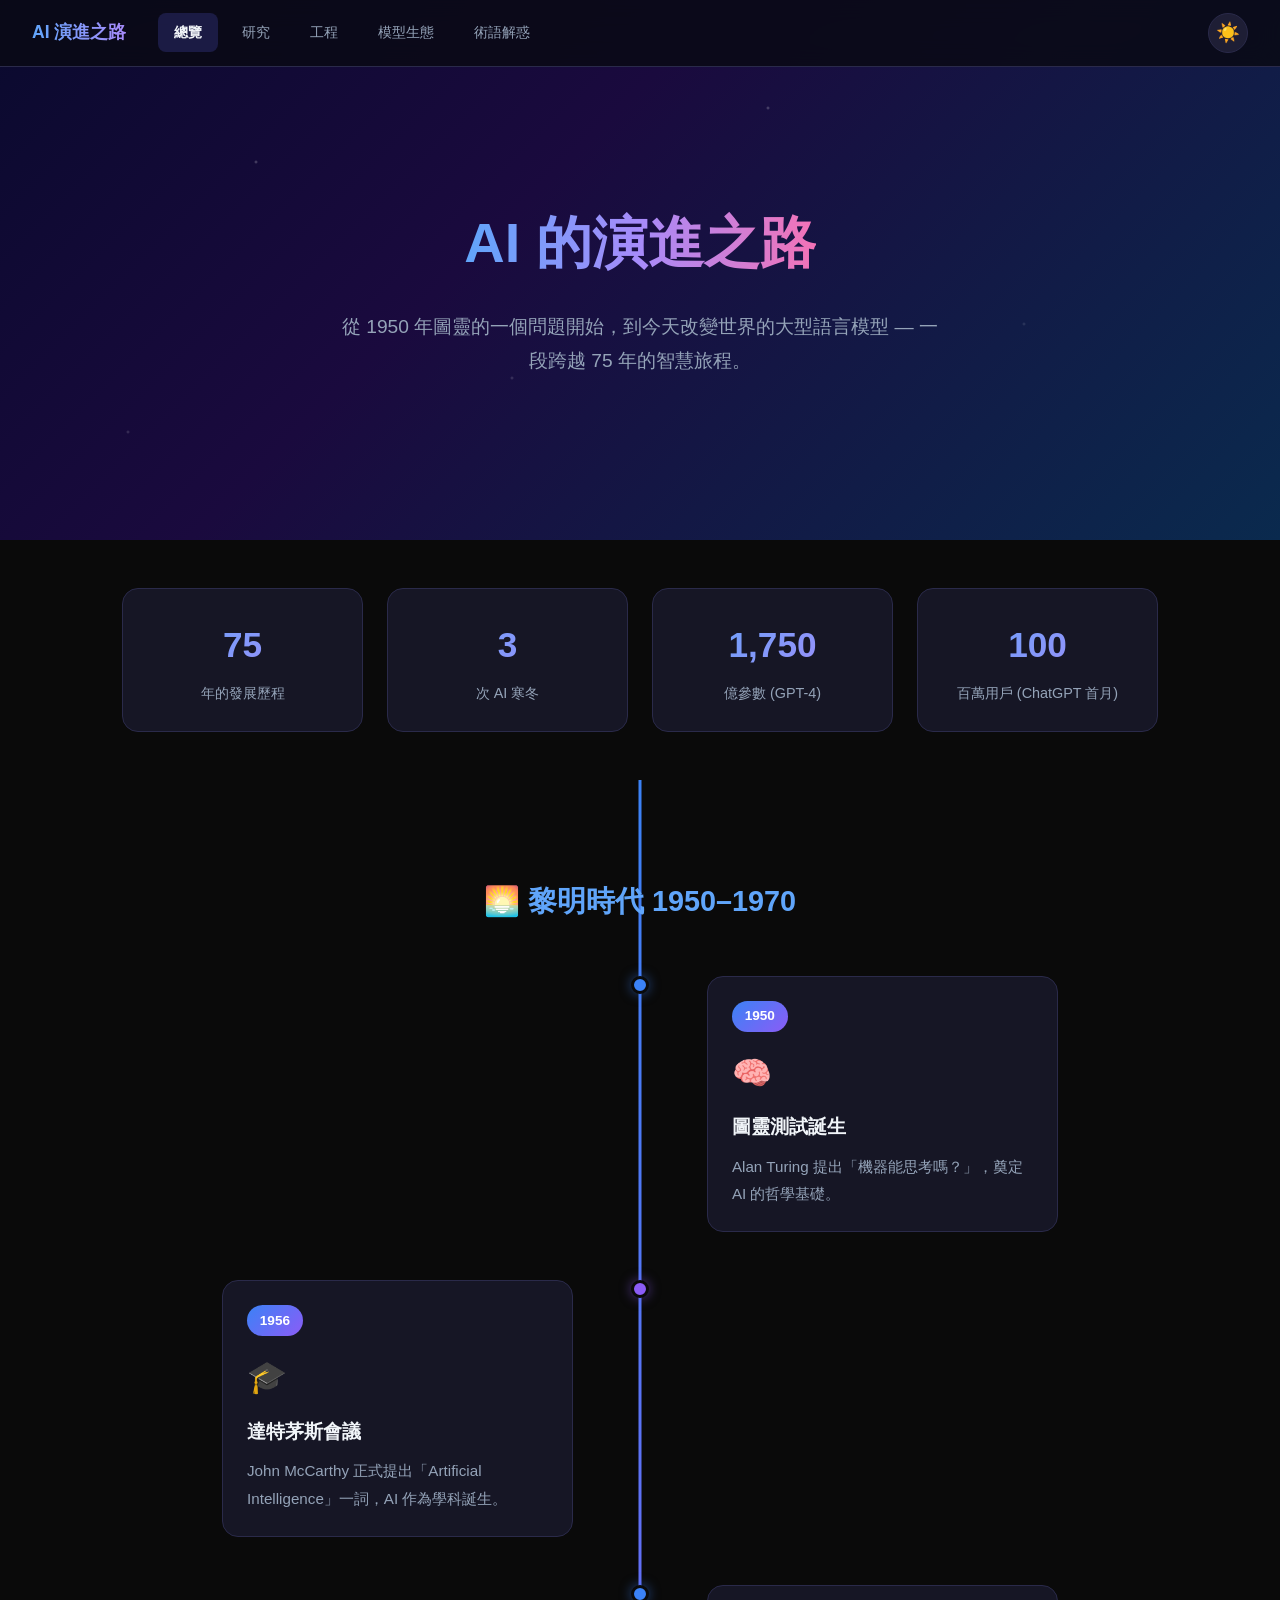
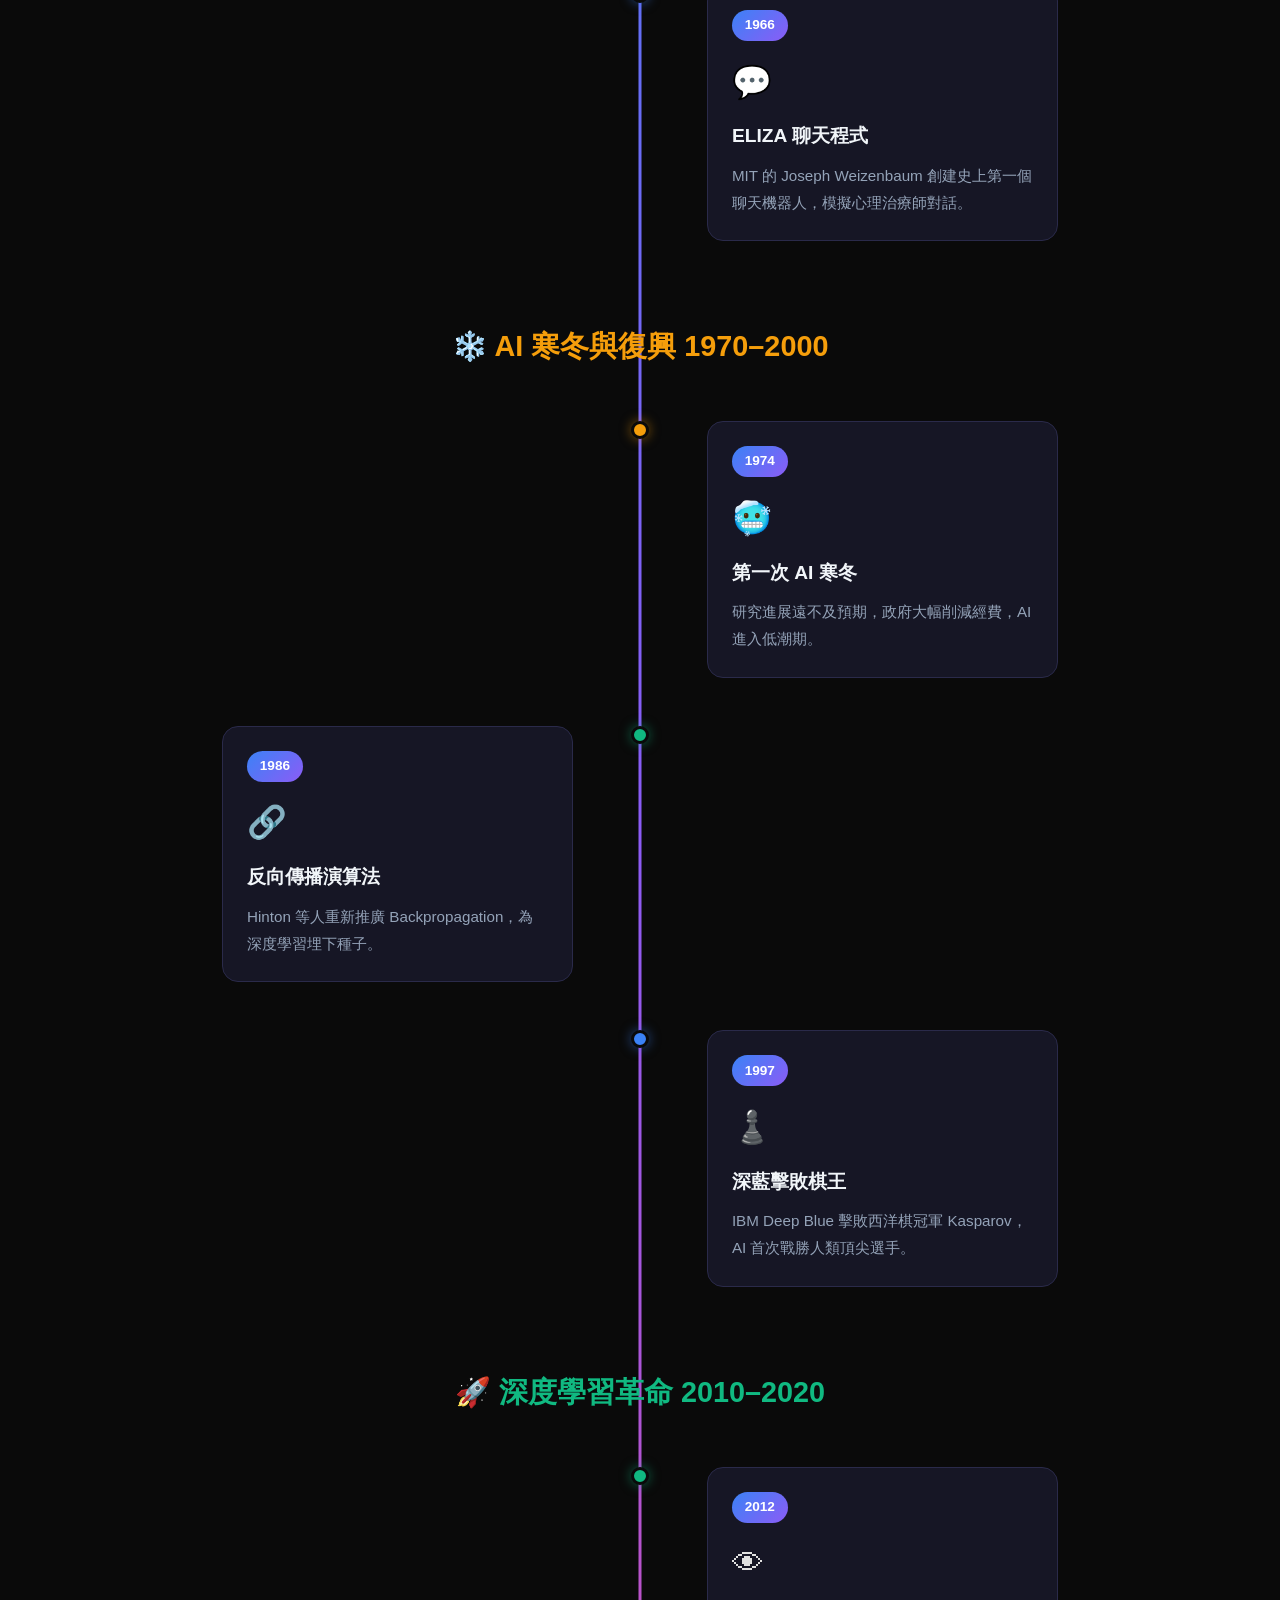
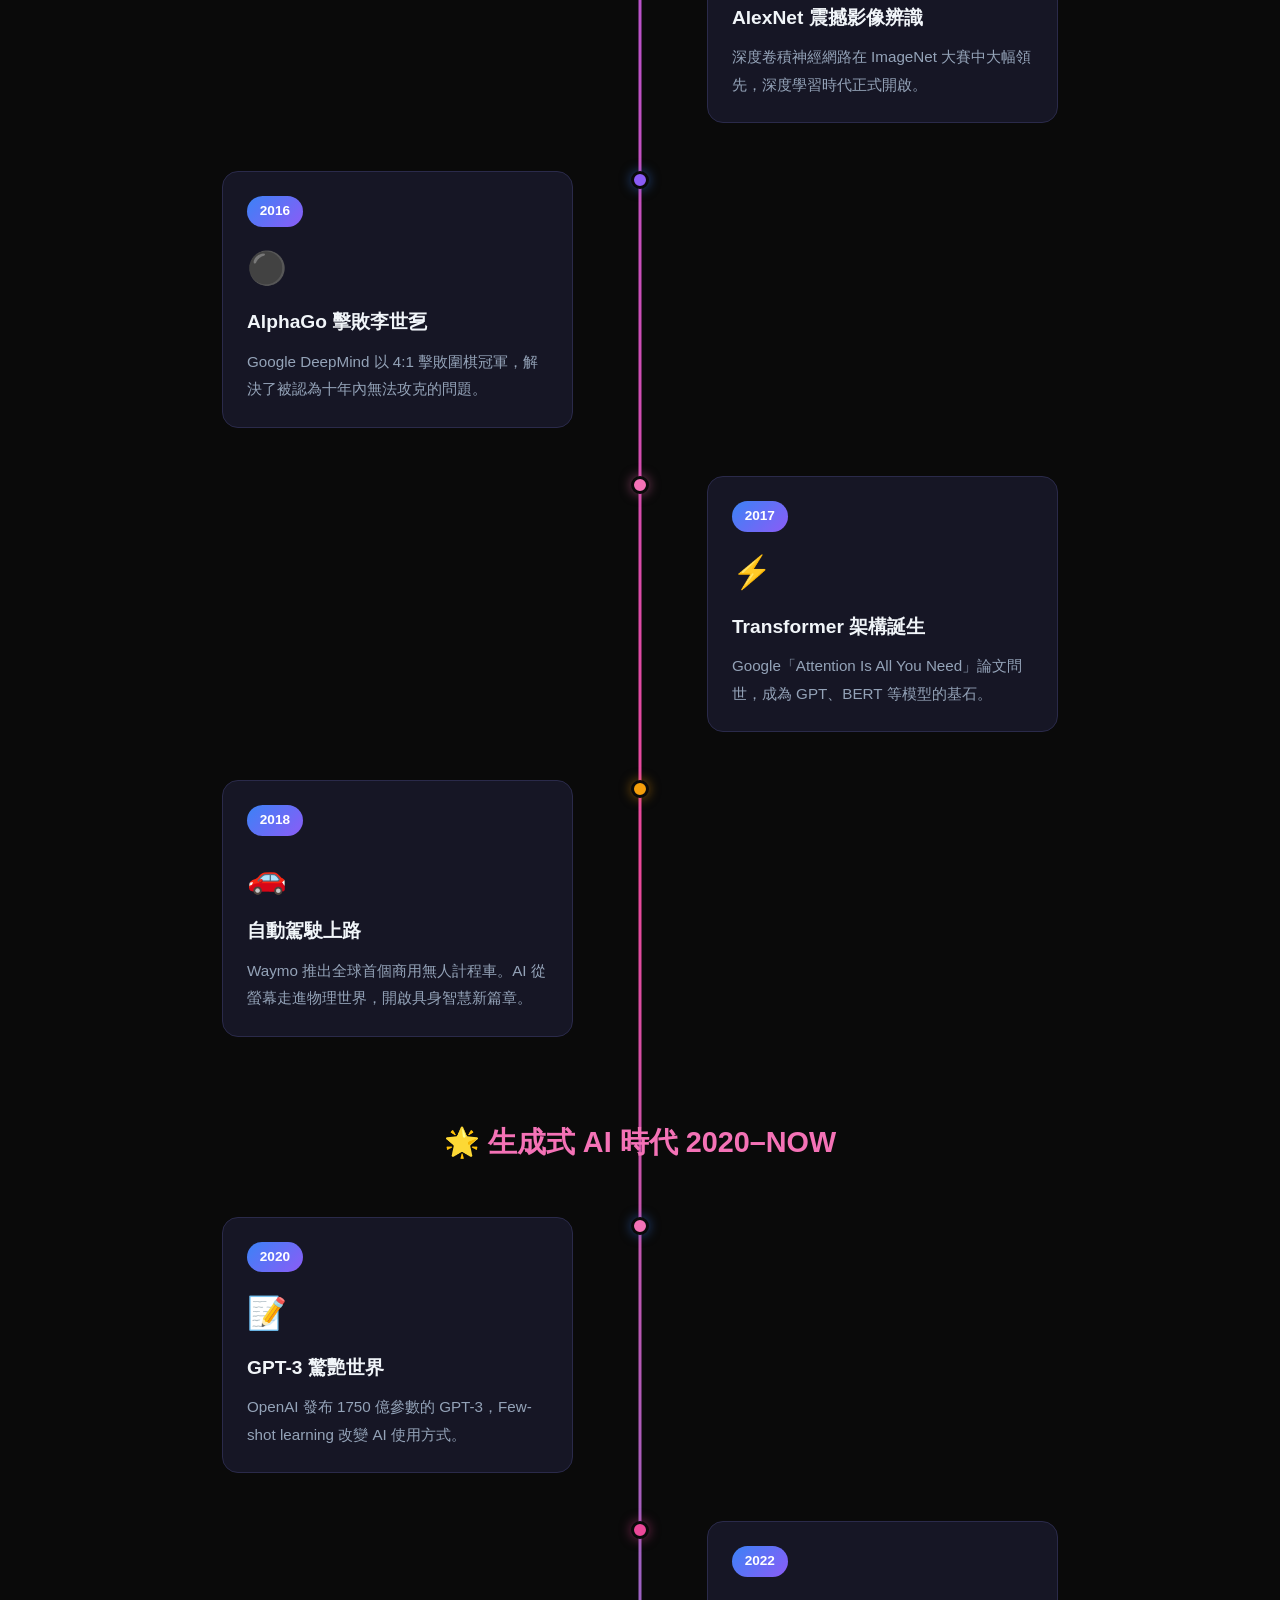
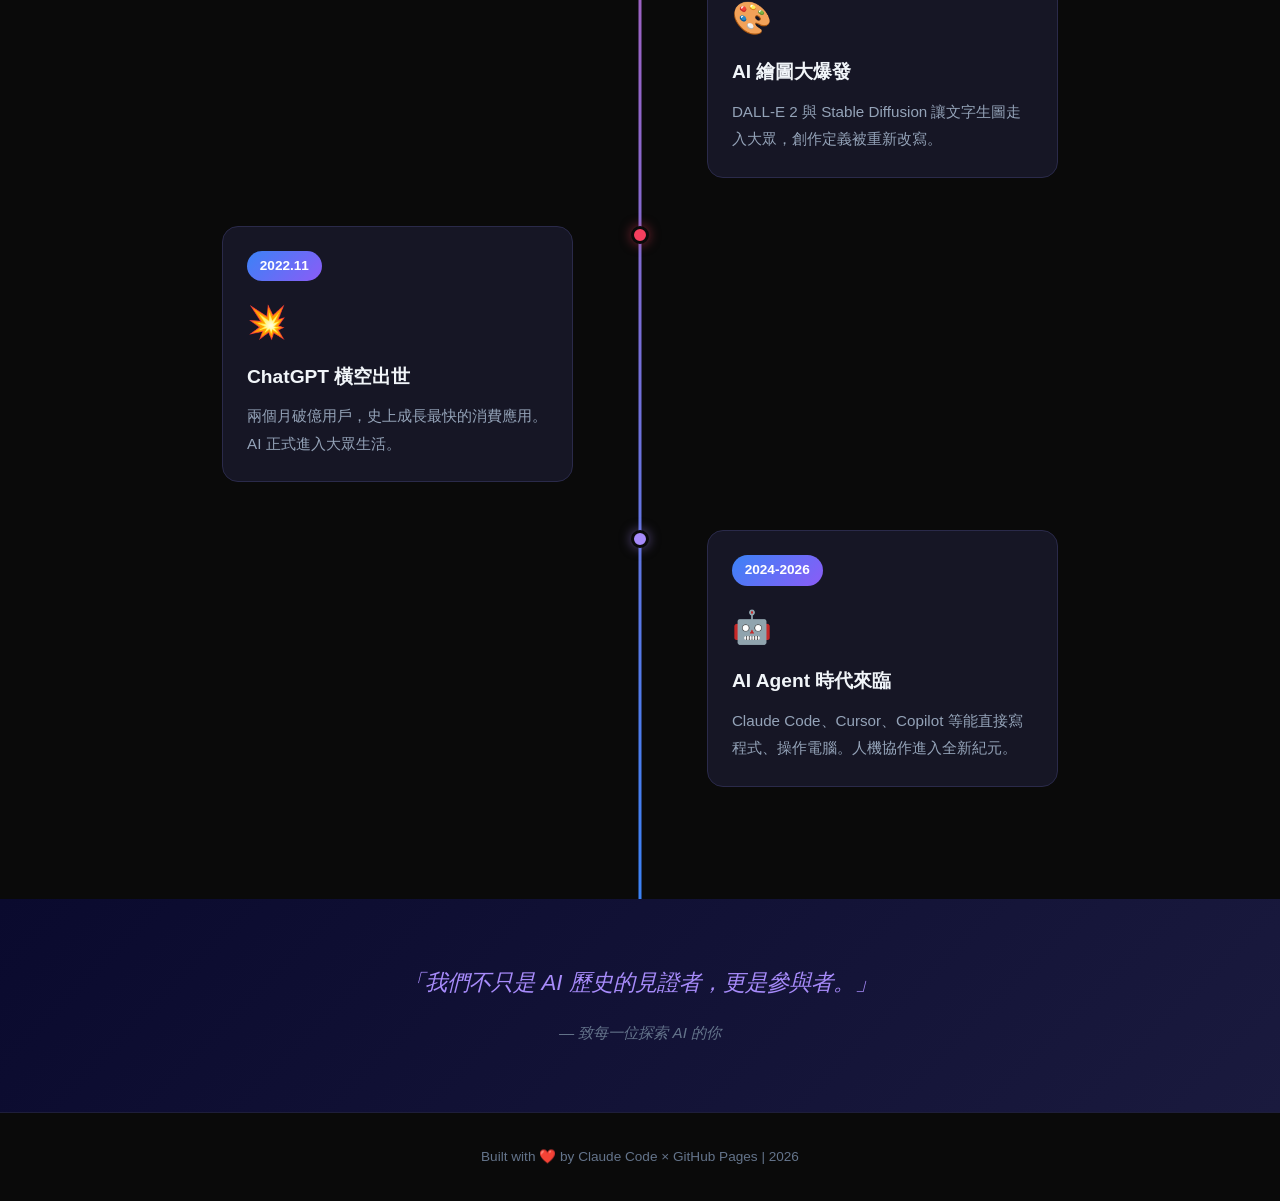
<file: index.html>
<!DOCTYPE html>
<html lang="zh-Hant">
<head>
  <meta charset="utf-8">
  <meta name="viewport" content="width=device-width, initial-scale=1.0">
  <title>AI 演進之路 — 總覽</title>
  <link rel="stylesheet" href="style.css">
</head>
<body>

  <nav>
    <a href="index.html" class="logo">AI 演進之路</a>
    <div class="links">
      <a href="index.html" class="nav-link active">總覽</a>
      <a href="research.html" class="nav-link">研究</a>
      <a href="engineering.html" class="nav-link">工程</a>
      <a href="models.html" class="nav-link">模型生態</a>
      <a href="glossary.html" class="nav-link">術語解惑</a>
    </div>
    <button id="theme-toggle" class="theme-toggle" aria-label="切換日夜模式"></button>
  </nav>

  <section class="hero">
    <h1>AI 的演進之路</h1>
    <p>從 1950 年圖靈的一個問題開始，到今天改變世界的大型語言模型 — 一段跨越 75 年的智慧旅程。</p>
  </section>

  <section class="stats">
    <div class="stat-card">
      <div class="stat-number" data-target="75">0</div>
      <div class="stat-label">年的發展歷程</div>
    </div>
    <div class="stat-card">
      <div class="stat-number" data-target="3">0</div>
      <div class="stat-label">次 AI 寒冬</div>
    </div>
    <div class="stat-card">
      <div class="stat-number" data-target="1750">0</div>
      <div class="stat-label">億參數 (GPT-4)</div>
    </div>
    <div class="stat-card">
      <div class="stat-number" data-target="100">0</div>
      <div class="stat-label">百萬用戶 (ChatGPT 首月)</div>
    </div>
  </section>

  <section class="timeline">
    <div class="era-title" style="color: #60a5fa;">&#127749; 黎明時代 1950–1970</div>

    <div class="event">
      <div class="event-dot"></div>
      <div class="event-content">
        <span class="event-year">1950</span>
        <span class="event-emoji">&#129504;</span>
        <h3>圖靈測試誕生</h3>
        <p>Alan Turing 提出「機器能思考嗎？」，奠定 AI 的哲學基礎。</p>
      </div>
    </div>

    <div class="event">
      <div class="event-dot" style="background: #8b5cf6; box-shadow: 0 0 12px rgba(139,92,246,0.5);"></div>
      <div class="event-content">
        <span class="event-year">1956</span>
        <span class="event-emoji">&#127891;</span>
        <h3>達特茅斯會議</h3>
        <p>John McCarthy 正式提出「Artificial Intelligence」一詞，AI 作為學科誕生。</p>
      </div>
    </div>

    <div class="event">
      <div class="event-dot"></div>
      <div class="event-content">
        <span class="event-year">1966</span>
        <span class="event-emoji">&#128172;</span>
        <h3>ELIZA 聊天程式</h3>
        <p>MIT 的 Joseph Weizenbaum 創建史上第一個聊天機器人，模擬心理治療師對話。</p>
      </div>
    </div>

    <div class="era-title" style="color: #f59e0b;">&#10052;&#65039; AI 寒冬與復興 1970–2000</div>

    <div class="event">
      <div class="event-dot" style="background: #f59e0b; box-shadow: 0 0 12px rgba(245,158,11,0.5);"></div>
      <div class="event-content">
        <span class="event-year">1974</span>
        <span class="event-emoji">&#129398;</span>
        <h3>第一次 AI 寒冬</h3>
        <p>研究進展遠不及預期，政府大幅削減經費，AI 進入低潮期。</p>
      </div>
    </div>

    <div class="event">
      <div class="event-dot" style="background: #10b981; box-shadow: 0 0 12px rgba(16,185,129,0.5);"></div>
      <div class="event-content">
        <span class="event-year">1986</span>
        <span class="event-emoji">&#128279;</span>
        <h3>反向傳播演算法</h3>
        <p>Hinton 等人重新推廣 Backpropagation，為深度學習埋下種子。</p>
      </div>
    </div>

    <div class="event">
      <div class="event-dot" style="background: #3b82f6;"></div>
      <div class="event-content">
        <span class="event-year">1997</span>
        <span class="event-emoji">&#9823;&#65039;</span>
        <h3>深藍擊敗棋王</h3>
        <p>IBM Deep Blue 擊敗西洋棋冠軍 Kasparov，AI 首次戰勝人類頂尖選手。</p>
      </div>
    </div>

    <div class="era-title" style="color: #10b981;">&#128640; 深度學習革命 2010–2020</div>

    <div class="event">
      <div class="event-dot" style="background: #10b981; box-shadow: 0 0 12px rgba(16,185,129,0.5);"></div>
      <div class="event-content">
        <span class="event-year">2012</span>
        <span class="event-emoji">&#128065;</span>
        <h3>AlexNet 震撼影像辨識</h3>
        <p>深度卷積神經網路在 ImageNet 大賽中大幅領先，深度學習時代正式開啟。</p>
      </div>
    </div>

    <div class="event">
      <div class="event-dot" style="background: #8b5cf6;"></div>
      <div class="event-content">
        <span class="event-year">2016</span>
        <span class="event-emoji">&#9899;</span>
        <h3>AlphaGo 擊敗李世乭</h3>
        <p>Google DeepMind 以 4:1 擊敗圍棋冠軍，解決了被認為十年內無法攻克的問題。</p>
      </div>
    </div>

    <div class="event">
      <div class="event-dot" style="background: #f472b6; box-shadow: 0 0 12px rgba(244,114,182,0.5);"></div>
      <div class="event-content">
        <span class="event-year">2017</span>
        <span class="event-emoji">&#9889;</span>
        <h3>Transformer 架構誕生</h3>
        <p>Google「Attention Is All You Need」論文問世，成為 GPT、BERT 等模型的基石。</p>
      </div>
    </div>

    <div class="event">
      <div class="event-dot" style="background: #f59e0b; box-shadow: 0 0 12px rgba(245,158,11,0.5);"></div>
      <div class="event-content">
        <span class="event-year">2018</span>
        <span class="event-emoji">&#128663;</span>
        <h3>自動駕駛上路</h3>
        <p>Waymo 推出全球首個商用無人計程車。AI 從螢幕走進物理世界，開啟具身智慧新篇章。</p>
      </div>
    </div>

    <div class="era-title" style="color: #f472b6;">&#127775; 生成式 AI 時代 2020–NOW</div>

    <div class="event">
      <div class="event-dot" style="background: #f472b6;"></div>
      <div class="event-content">
        <span class="event-year">2020</span>
        <span class="event-emoji">&#128221;</span>
        <h3>GPT-3 驚艷世界</h3>
        <p>OpenAI 發布 1750 億參數的 GPT-3，Few-shot learning 改變 AI 使用方式。</p>
      </div>
    </div>

    <div class="event">
      <div class="event-dot" style="background: #ec4899; box-shadow: 0 0 12px rgba(236,72,153,0.5);"></div>
      <div class="event-content">
        <span class="event-year">2022</span>
        <span class="event-emoji">&#127912;</span>
        <h3>AI 繪圖大爆發</h3>
        <p>DALL-E 2 與 Stable Diffusion 讓文字生圖走入大眾，創作定義被重新改寫。</p>
      </div>
    </div>

    <div class="event">
      <div class="event-dot" style="background: #f43f5e; box-shadow: 0 0 12px rgba(244,63,94,0.5);"></div>
      <div class="event-content">
        <span class="event-year">2022.11</span>
        <span class="event-emoji">&#128165;</span>
        <h3>ChatGPT 橫空出世</h3>
        <p>兩個月破億用戶，史上成長最快的消費應用。AI 正式進入大眾生活。</p>
      </div>
    </div>

    <div class="event">
      <div class="event-dot" style="background: #a78bfa; box-shadow: 0 0 12px rgba(167,139,250,0.5);"></div>
      <div class="event-content">
        <span class="event-year">2024-2026</span>
        <span class="event-emoji">&#129302;</span>
        <h3>AI Agent 時代來臨</h3>
        <p>Claude Code、Cursor、Copilot 等能直接寫程式、操作電腦。人機協作進入全新紀元。</p>
      </div>
    </div>
  </section>

  <section class="quote-section">
    <blockquote>「我們不只是 AI 歷史的見證者，更是參與者。」</blockquote>
    <cite>— 致每一位探索 AI 的你</cite>
  </section>

  <footer>
    <p>Built with &#10084;&#65039; by Claude Code &times; GitHub Pages | 2026</p>
  </footer>

  <script src="animate.js"></script>
</body>
</html>
</file>
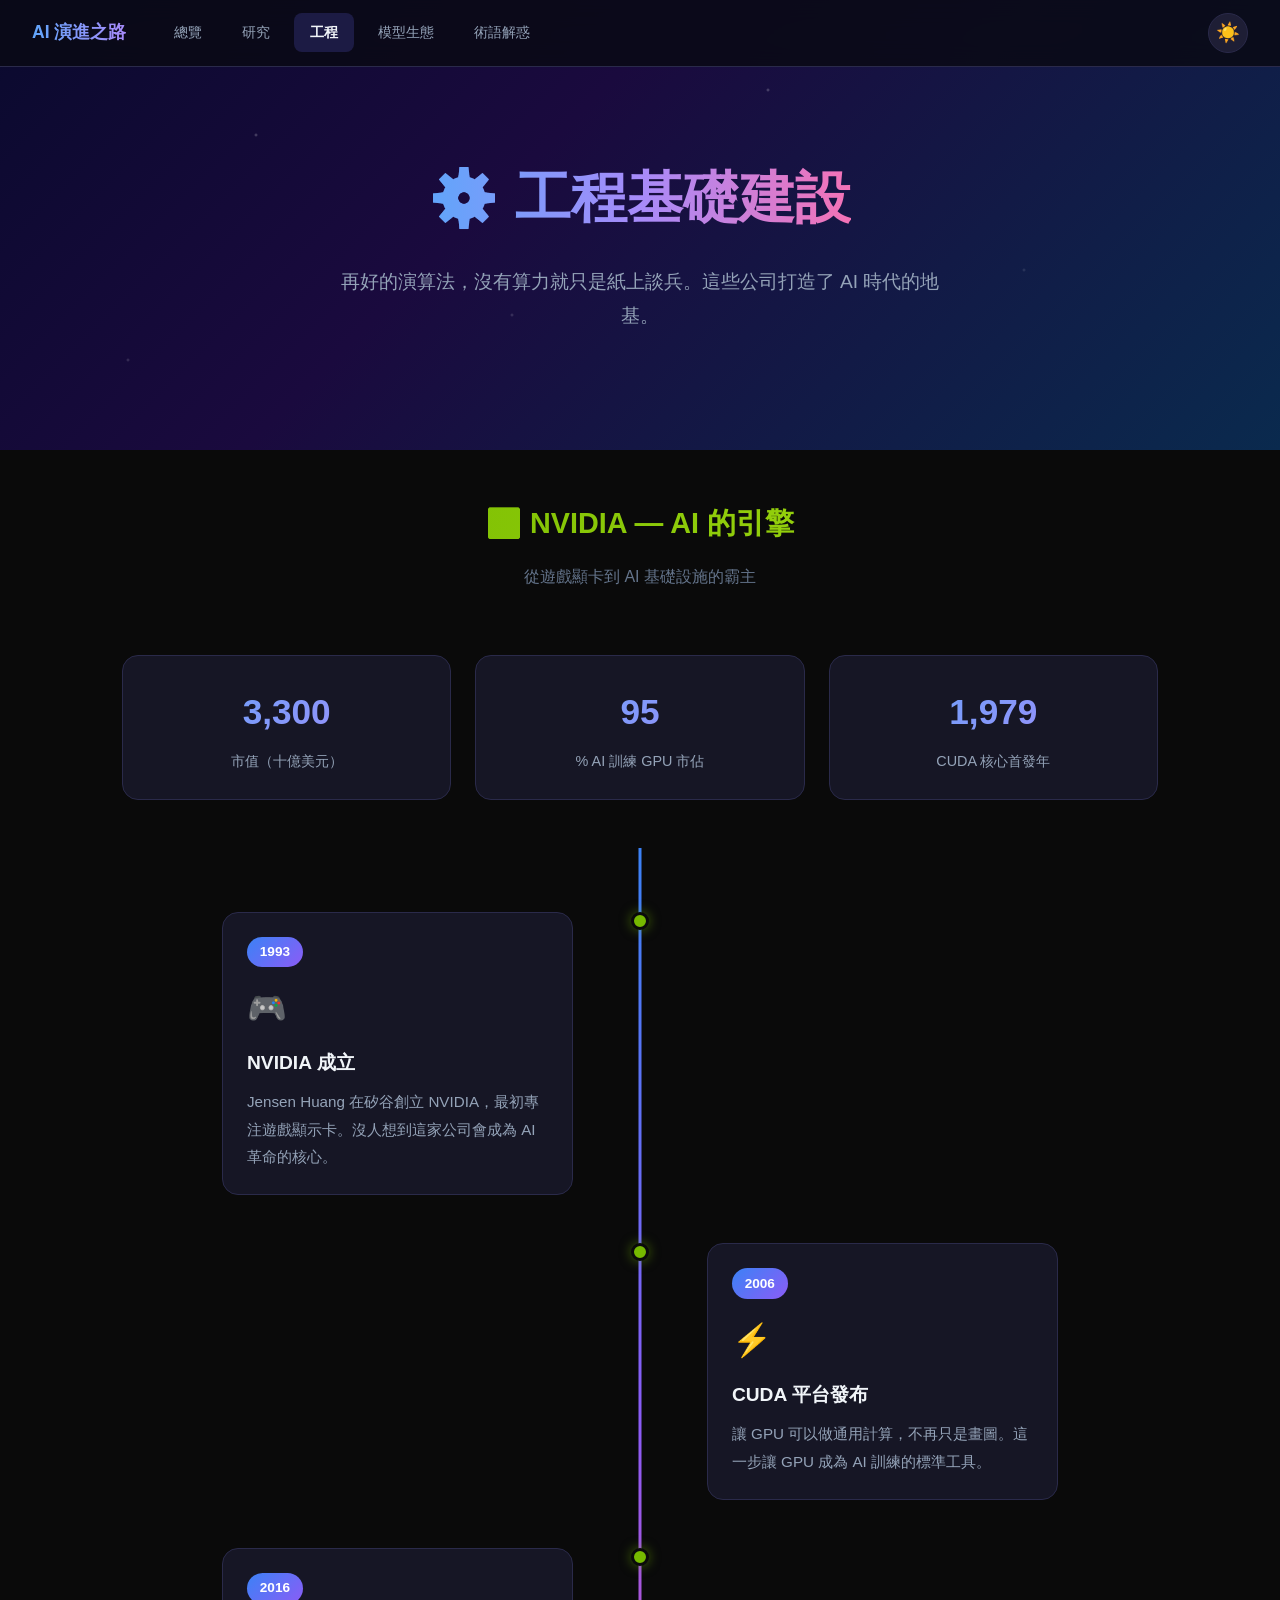
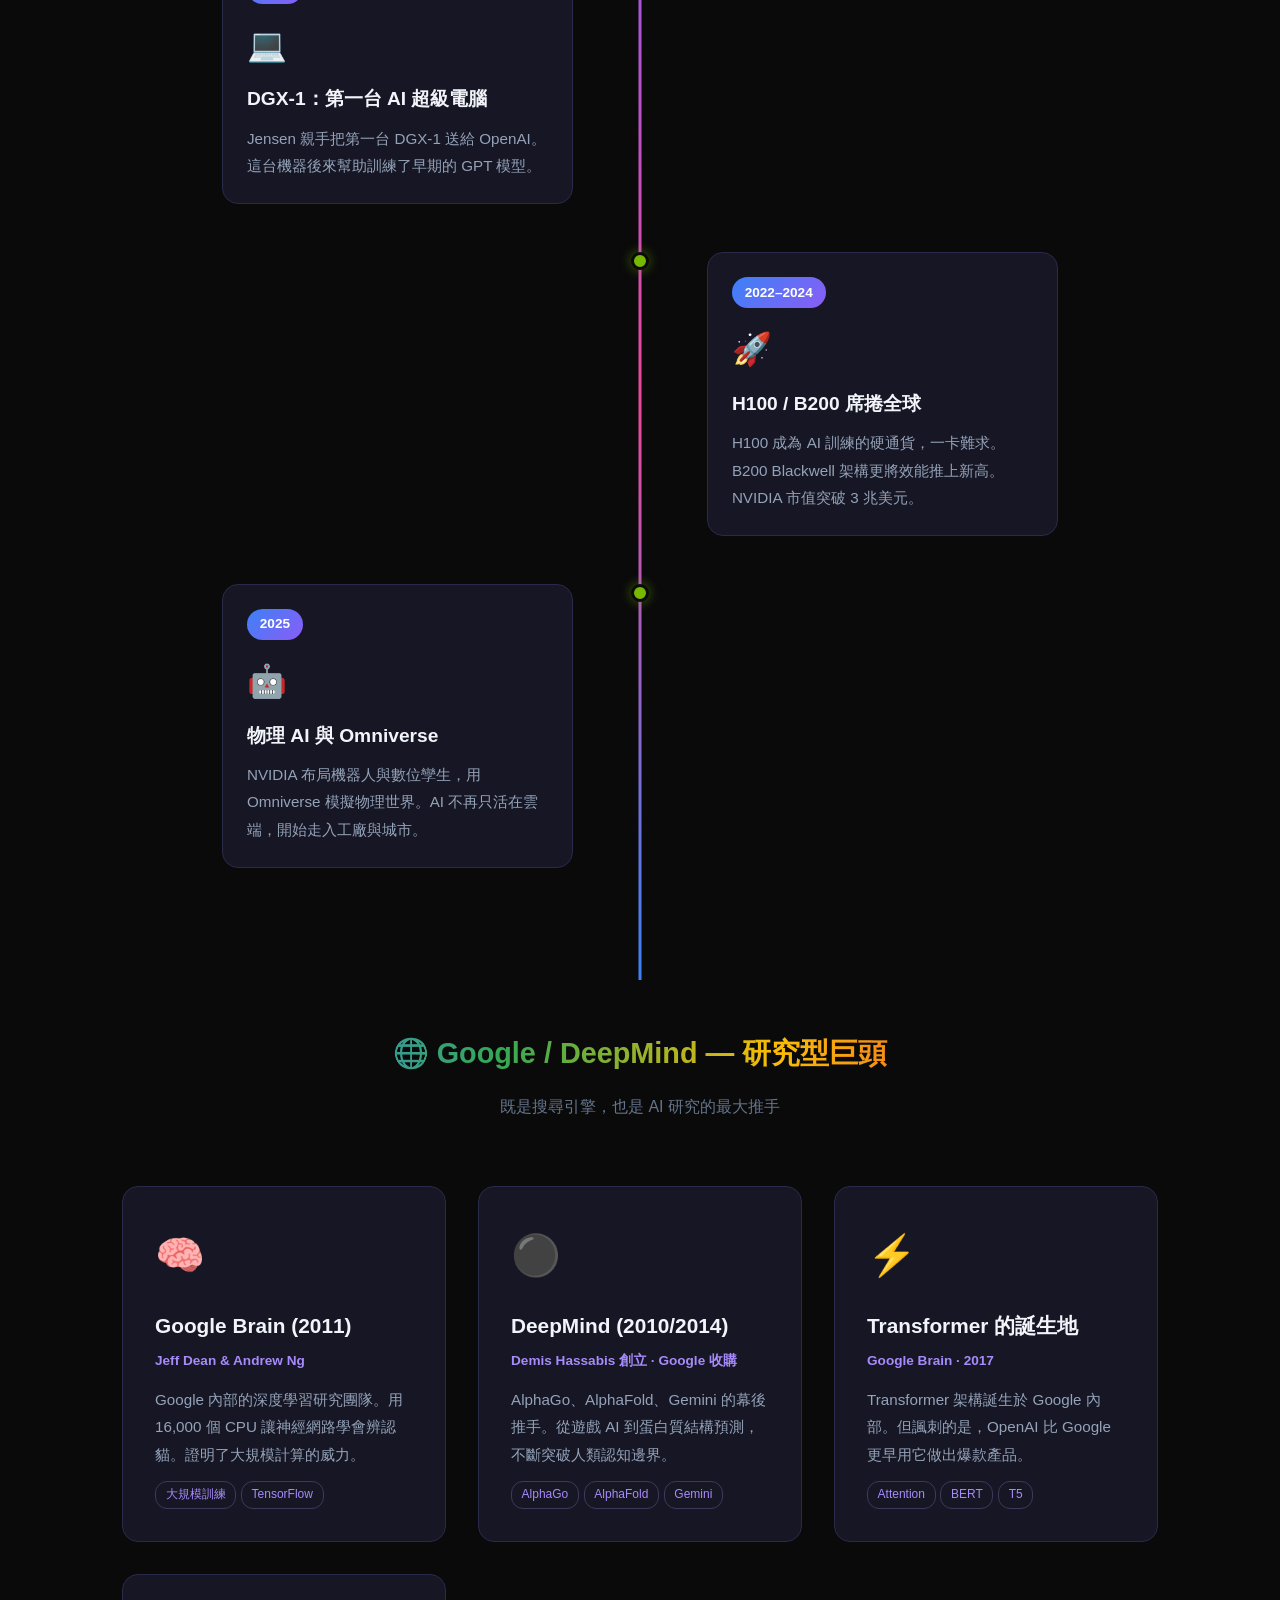
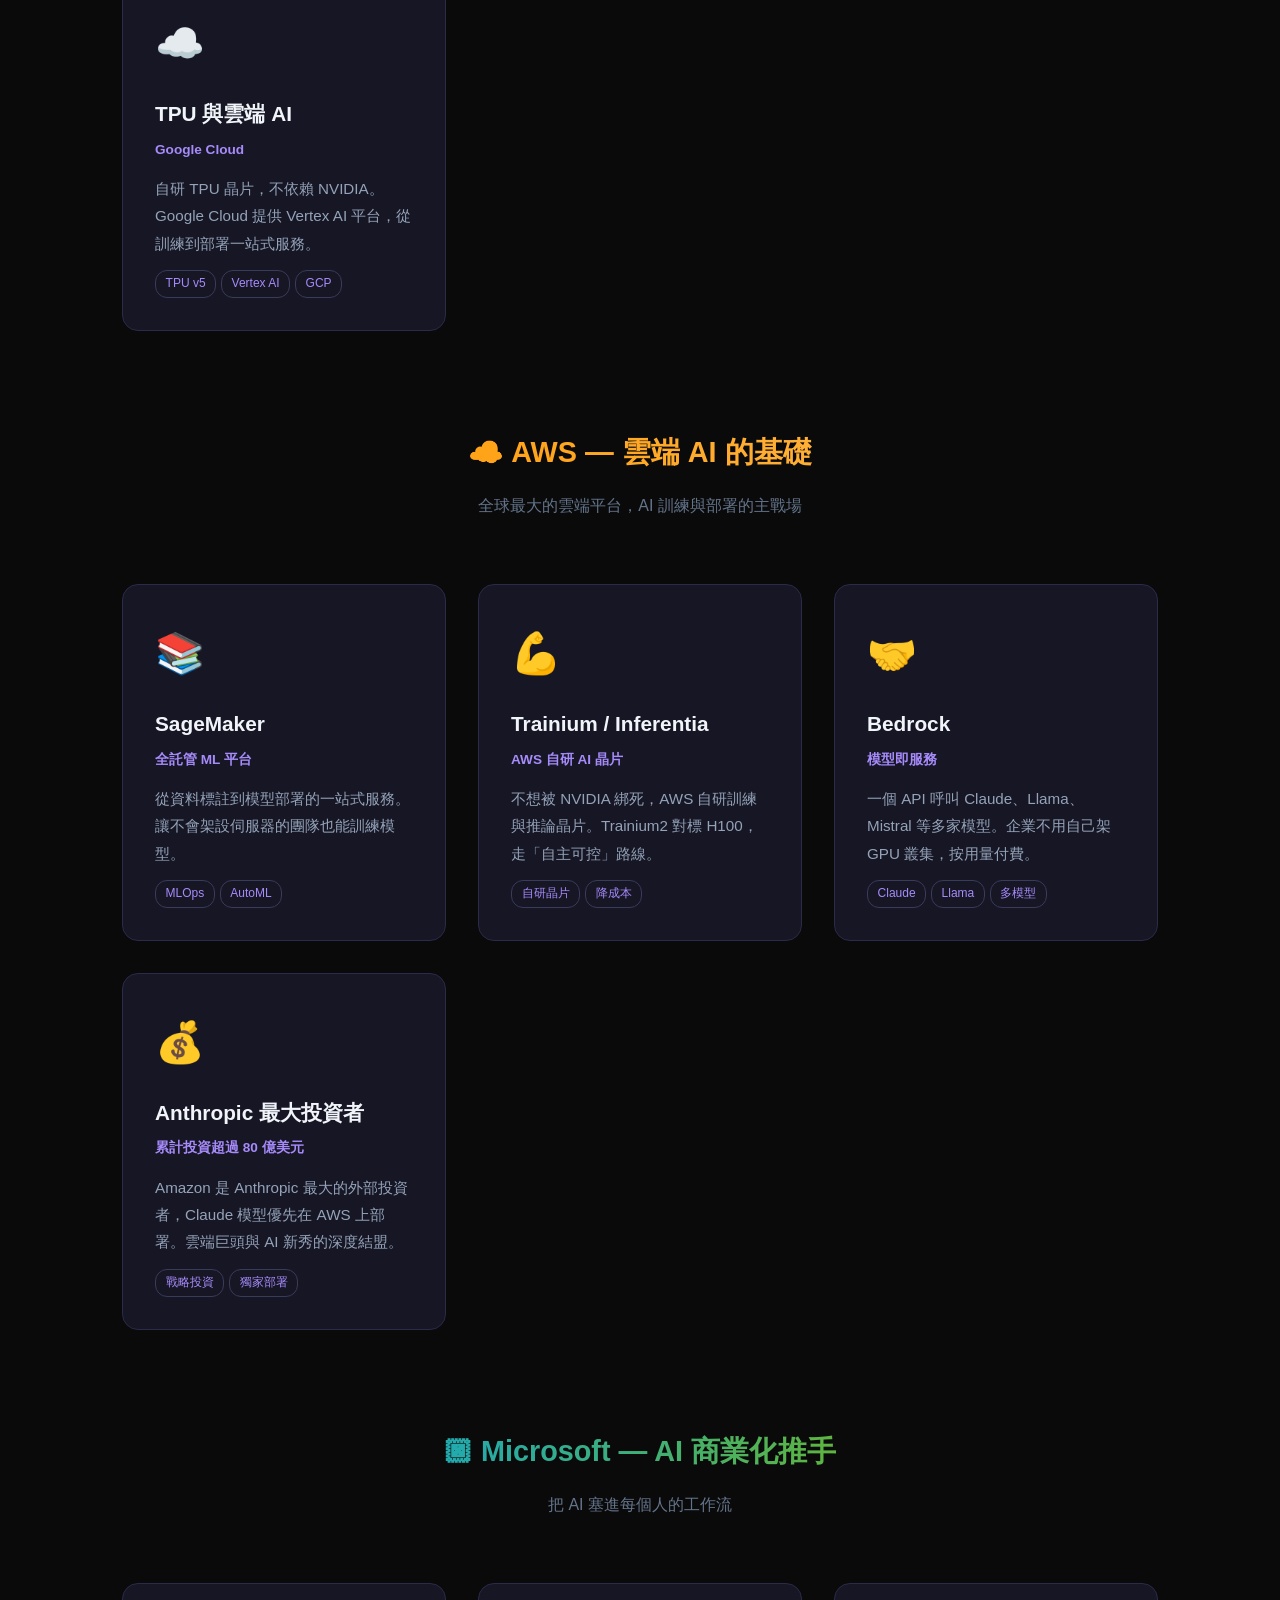
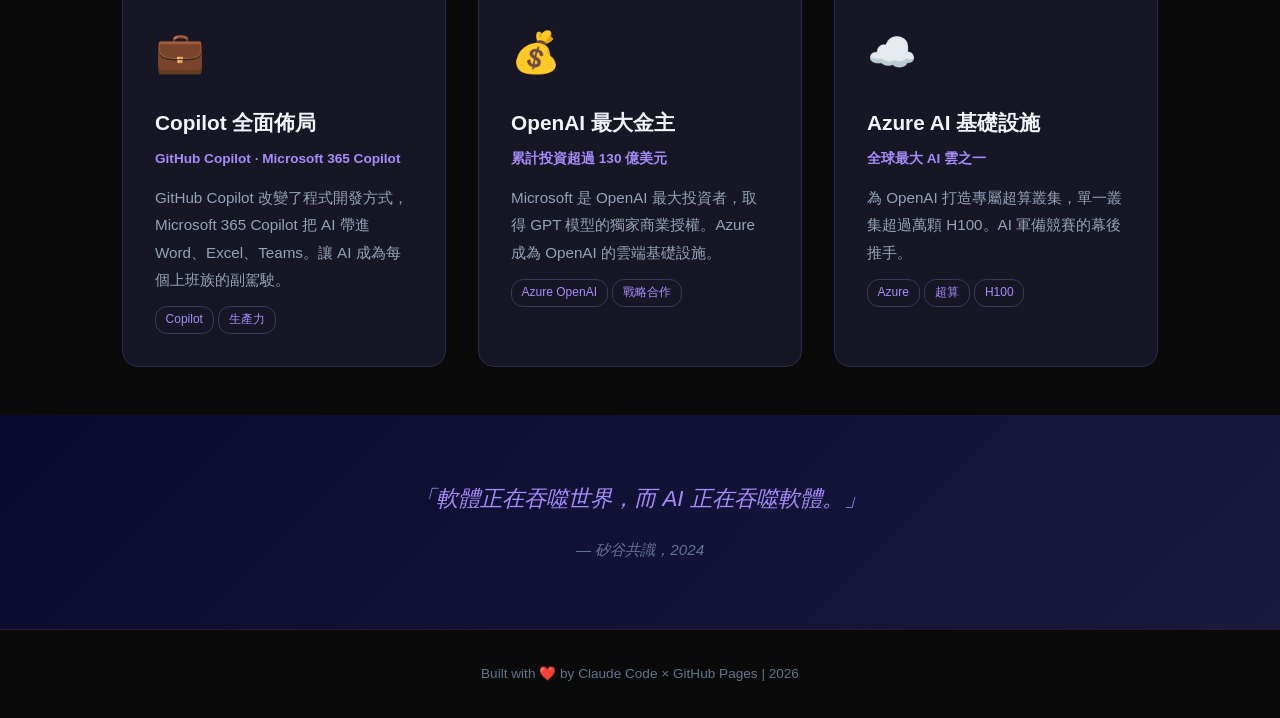
<file: engineering.html>
<!DOCTYPE html>
<html lang="zh-Hant">
<head>
  <meta charset="utf-8">
  <meta name="viewport" content="width=device-width, initial-scale=1.0">
  <title>AI 演進之路 — 工程</title>
  <link rel="stylesheet" href="style.css">
</head>
<body>

  <nav>
    <a href="index.html" class="logo">AI 演進之路</a>
    <div class="links">
      <a href="index.html" class="nav-link">總覽</a>
      <a href="research.html" class="nav-link">研究</a>
      <a href="engineering.html" class="nav-link active">工程</a>
      <a href="models.html" class="nav-link">模型生態</a>
      <a href="glossary.html" class="nav-link">術語解惑</a>
    </div>
    <button id="theme-toggle" class="theme-toggle" aria-label="切換日夜模式"></button>
  </nav>

  <section class="hero" style="min-height: 50vh;">
    <h1>&#9881;&#65039; 工程基礎建設</h1>
    <p>再好的演算法，沒有算力就只是紙上談兵。這些公司打造了 AI 時代的地基。</p>
  </section>

  <!-- === NVIDIA === -->
  <div class="section-title">
    <h2 style="background: linear-gradient(90deg, #76b900, #a0d911); -webkit-background-clip: text; -webkit-text-fill-color: transparent;">&#128997; NVIDIA — AI 的引擎</h2>
    <p>從遊戲顯卡到 AI 基礎設施的霸主</p>
  </div>

  <section class="stats">
    <div class="stat-card">
      <div class="stat-number" data-target="3300">0</div>
      <div class="stat-label">市值（十億美元）</div>
    </div>
    <div class="stat-card">
      <div class="stat-number" data-target="95">0</div>
      <div class="stat-label">% AI 訓練 GPU 市佔</div>
    </div>
    <div class="stat-card">
      <div class="stat-number" data-target="1979">0</div>
      <div class="stat-label">CUDA 核心首發年</div>
    </div>
  </section>

  <section class="timeline">
    <div class="event">
      <div class="event-dot" style="background: #76b900; box-shadow: 0 0 12px rgba(118,185,0,0.5);"></div>
      <div class="event-content">
        <span class="event-year">1993</span>
        <span class="event-emoji">&#127918;</span>
        <h3>NVIDIA 成立</h3>
        <p>Jensen Huang 在矽谷創立 NVIDIA，最初專注遊戲顯示卡。沒人想到這家公司會成為 AI 革命的核心。</p>
      </div>
    </div>

    <div class="event">
      <div class="event-dot" style="background: #76b900; box-shadow: 0 0 12px rgba(118,185,0,0.5);"></div>
      <div class="event-content">
        <span class="event-year">2006</span>
        <span class="event-emoji">&#9889;</span>
        <h3>CUDA 平台發布</h3>
        <p>讓 GPU 可以做通用計算，不再只是畫圖。這一步讓 GPU 成為 AI 訓練的標準工具。</p>
      </div>
    </div>

    <div class="event">
      <div class="event-dot" style="background: #76b900; box-shadow: 0 0 12px rgba(118,185,0,0.5);"></div>
      <div class="event-content">
        <span class="event-year">2016</span>
        <span class="event-emoji">&#128187;</span>
        <h3>DGX-1：第一台 AI 超級電腦</h3>
        <p>Jensen 親手把第一台 DGX-1 送給 OpenAI。這台機器後來幫助訓練了早期的 GPT 模型。</p>
      </div>
    </div>

    <div class="event">
      <div class="event-dot" style="background: #76b900; box-shadow: 0 0 12px rgba(118,185,0,0.5);"></div>
      <div class="event-content">
        <span class="event-year">2022–2024</span>
        <span class="event-emoji">&#128640;</span>
        <h3>H100 / B200 席捲全球</h3>
        <p>H100 成為 AI 訓練的硬通貨，一卡難求。B200 Blackwell 架構更將效能推上新高。NVIDIA 市值突破 3 兆美元。</p>
      </div>
    </div>

    <div class="event">
      <div class="event-dot" style="background: #76b900; box-shadow: 0 0 12px rgba(118,185,0,0.5);"></div>
      <div class="event-content">
        <span class="event-year">2025</span>
        <span class="event-emoji">&#129302;</span>
        <h3>物理 AI 與 Omniverse</h3>
        <p>NVIDIA 布局機器人與數位孿生，用 Omniverse 模擬物理世界。AI 不再只活在雲端，開始走入工廠與城市。</p>
      </div>
    </div>
  </section>

  <!-- === Google === -->
  <div class="section-title">
    <h2 style="background: linear-gradient(90deg, #4285f4, #34a853, #fbbc05, #ea4335); -webkit-background-clip: text; -webkit-text-fill-color: transparent;">&#127760; Google / DeepMind — 研究型巨頭</h2>
    <p>既是搜尋引擎，也是 AI 研究的最大推手</p>
  </div>

  <div class="card-grid">
    <div class="card">
      <div class="icon">&#129504;</div>
      <h3>Google Brain (2011)</h3>
      <div class="subtitle">Jeff Dean &amp; Andrew Ng</div>
      <p>Google 內部的深度學習研究團隊。用 16,000 個 CPU 讓神經網路學會辨認貓。證明了大規模計算的威力。</p>
      <span class="tag">大規模訓練</span><span class="tag">TensorFlow</span>
    </div>

    <div class="card">
      <div class="icon">&#9899;</div>
      <h3>DeepMind (2010/2014)</h3>
      <div class="subtitle">Demis Hassabis 創立 &#183; Google 收購</div>
      <p>AlphaGo、AlphaFold、Gemini 的幕後推手。從遊戲 AI 到蛋白質結構預測，不斷突破人類認知邊界。</p>
      <span class="tag">AlphaGo</span><span class="tag">AlphaFold</span><span class="tag">Gemini</span>
    </div>

    <div class="card">
      <div class="icon">&#9889;</div>
      <h3>Transformer 的誕生地</h3>
      <div class="subtitle">Google Brain &#183; 2017</div>
      <p>Transformer 架構誕生於 Google 內部。但諷刺的是，OpenAI 比 Google 更早用它做出爆款產品。</p>
      <span class="tag">Attention</span><span class="tag">BERT</span><span class="tag">T5</span>
    </div>

    <div class="card">
      <div class="icon">&#9729;&#65039;</div>
      <h3>TPU 與雲端 AI</h3>
      <div class="subtitle">Google Cloud</div>
      <p>自研 TPU 晶片，不依賴 NVIDIA。Google Cloud 提供 Vertex AI 平台，從訓練到部署一站式服務。</p>
      <span class="tag">TPU v5</span><span class="tag">Vertex AI</span><span class="tag">GCP</span>
    </div>
  </div>

  <!-- === AWS === -->
  <div class="section-title">
    <h2 style="background: linear-gradient(90deg, #ff9900, #ffb84d); -webkit-background-clip: text; -webkit-text-fill-color: transparent;">&#9729;&#65039; AWS — 雲端 AI 的基礎</h2>
    <p>全球最大的雲端平台，AI 訓練與部署的主戰場</p>
  </div>

  <div class="card-grid">
    <div class="card">
      <div class="icon">&#128218;</div>
      <h3>SageMaker</h3>
      <div class="subtitle">全託管 ML 平台</div>
      <p>從資料標註到模型部署的一站式服務。讓不會架設伺服器的團隊也能訓練模型。</p>
      <span class="tag">MLOps</span><span class="tag">AutoML</span>
    </div>

    <div class="card">
      <div class="icon">&#128170;</div>
      <h3>Trainium / Inferentia</h3>
      <div class="subtitle">AWS 自研 AI 晶片</div>
      <p>不想被 NVIDIA 綁死，AWS 自研訓練與推論晶片。Trainium2 對標 H100，走「自主可控」路線。</p>
      <span class="tag">自研晶片</span><span class="tag">降成本</span>
    </div>

    <div class="card">
      <div class="icon">&#129309;</div>
      <h3>Bedrock</h3>
      <div class="subtitle">模型即服務</div>
      <p>一個 API 呼叫 Claude、Llama、Mistral 等多家模型。企業不用自己架 GPU 叢集，按用量付費。</p>
      <span class="tag">Claude</span><span class="tag">Llama</span><span class="tag">多模型</span>
    </div>

    <div class="card">
      <div class="icon">&#128176;</div>
      <h3>Anthropic 最大投資者</h3>
      <div class="subtitle">累計投資超過 80 億美元</div>
      <p>Amazon 是 Anthropic 最大的外部投資者，Claude 模型優先在 AWS 上部署。雲端巨頭與 AI 新秀的深度結盟。</p>
      <span class="tag">戰略投資</span><span class="tag">獨家部署</span>
    </div>
  </div>

  <!-- === Microsoft === -->
  <div class="section-title">
    <h2 style="background: linear-gradient(90deg, #00a4ef, #7fba00); -webkit-background-clip: text; -webkit-text-fill-color: transparent;">&#127999; Microsoft — AI 商業化推手</h2>
    <p>把 AI 塞進每個人的工作流</p>
  </div>

  <div class="card-grid">
    <div class="card">
      <div class="icon">&#128188;</div>
      <h3>Copilot 全面佈局</h3>
      <div class="subtitle">GitHub Copilot &#183; Microsoft 365 Copilot</div>
      <p>GitHub Copilot 改變了程式開發方式，Microsoft 365 Copilot 把 AI 帶進 Word、Excel、Teams。讓 AI 成為每個上班族的副駕駛。</p>
      <span class="tag">Copilot</span><span class="tag">生產力</span>
    </div>

    <div class="card">
      <div class="icon">&#128176;</div>
      <h3>OpenAI 最大金主</h3>
      <div class="subtitle">累計投資超過 130 億美元</div>
      <p>Microsoft 是 OpenAI 最大投資者，取得 GPT 模型的獨家商業授權。Azure 成為 OpenAI 的雲端基礎設施。</p>
      <span class="tag">Azure OpenAI</span><span class="tag">戰略合作</span>
    </div>

    <div class="card">
      <div class="icon">&#9729;&#65039;</div>
      <h3>Azure AI 基礎設施</h3>
      <div class="subtitle">全球最大 AI 雲之一</div>
      <p>為 OpenAI 打造專屬超算叢集，單一叢集超過萬顆 H100。AI 軍備競賽的幕後推手。</p>
      <span class="tag">Azure</span><span class="tag">超算</span><span class="tag">H100</span>
    </div>
  </div>

  <section class="quote-section">
    <blockquote>「軟體正在吞噬世界，而 AI 正在吞噬軟體。」</blockquote>
    <cite>— 矽谷共識，2024</cite>
  </section>

  <footer>
    <p>Built with &#10084;&#65039; by Claude Code &times; GitHub Pages | 2026</p>
  </footer>

  <script src="animate.js"></script>
</body>
</html>
</file>
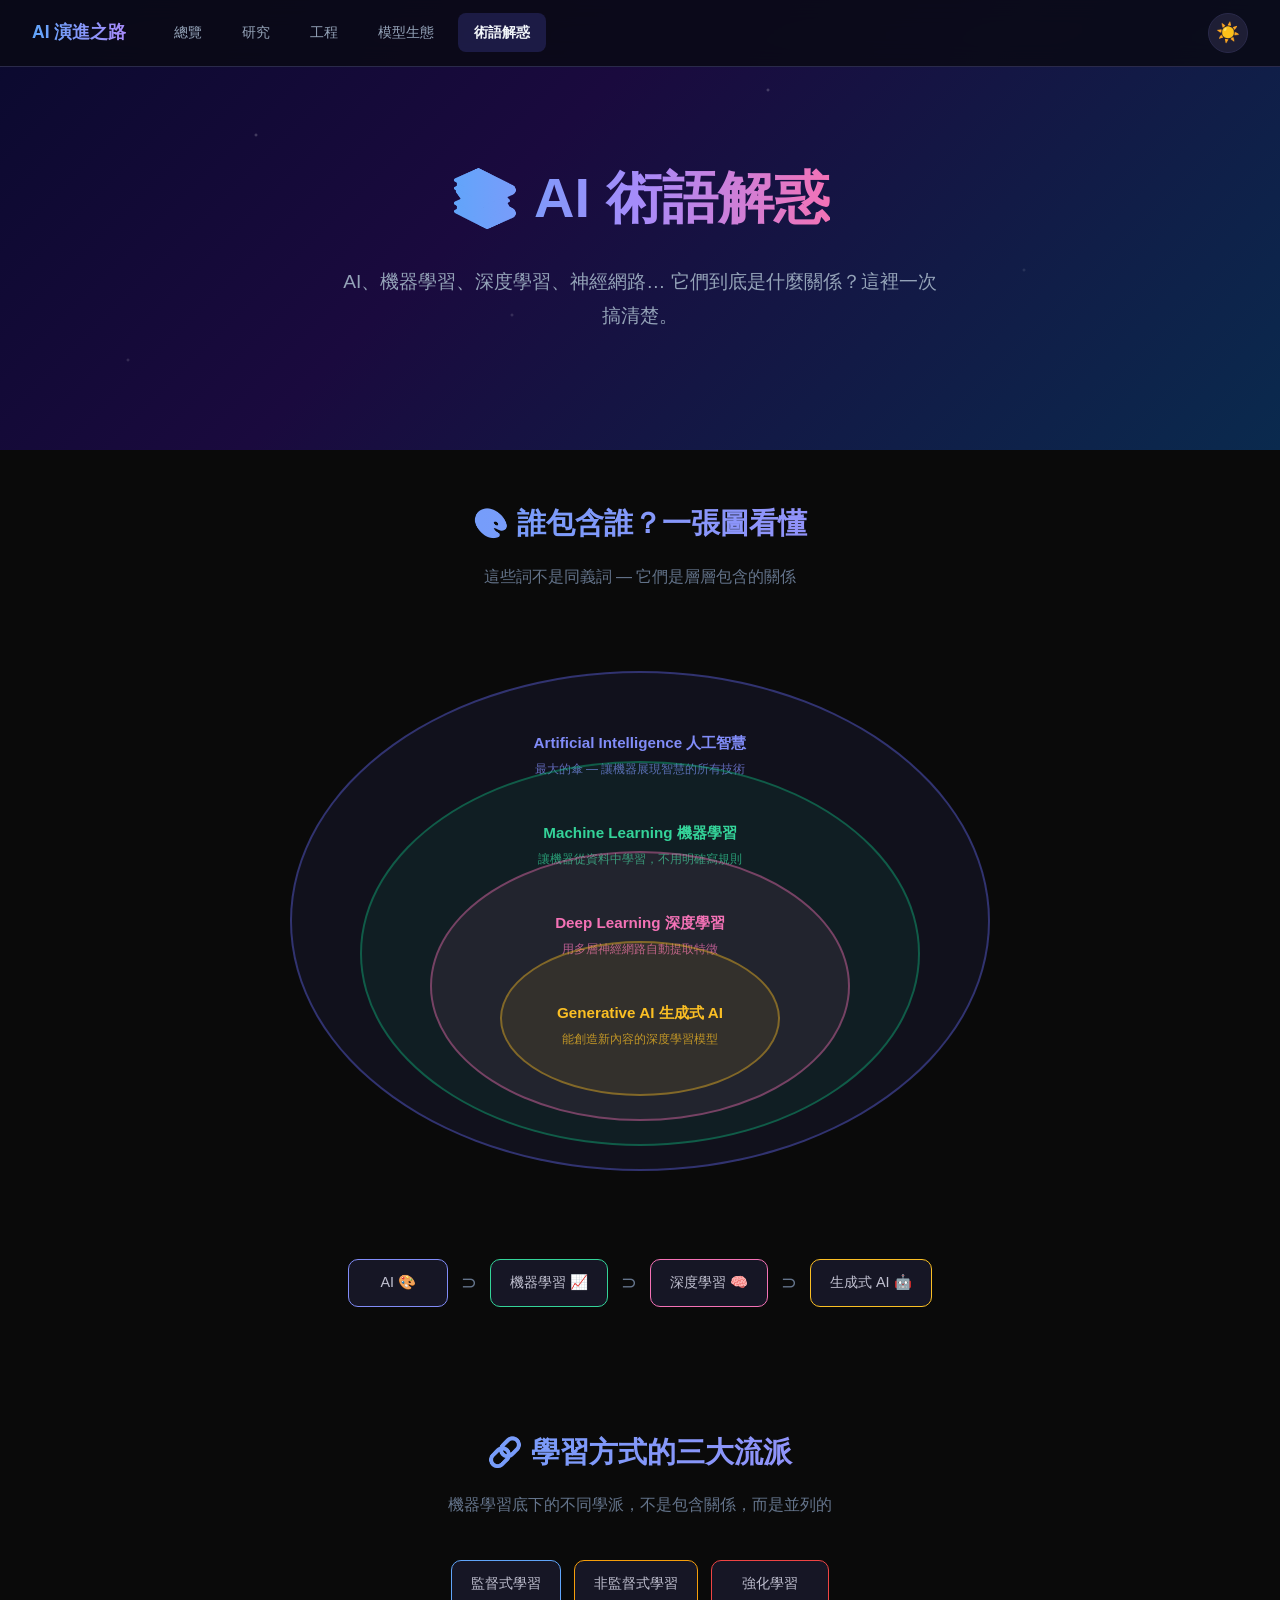
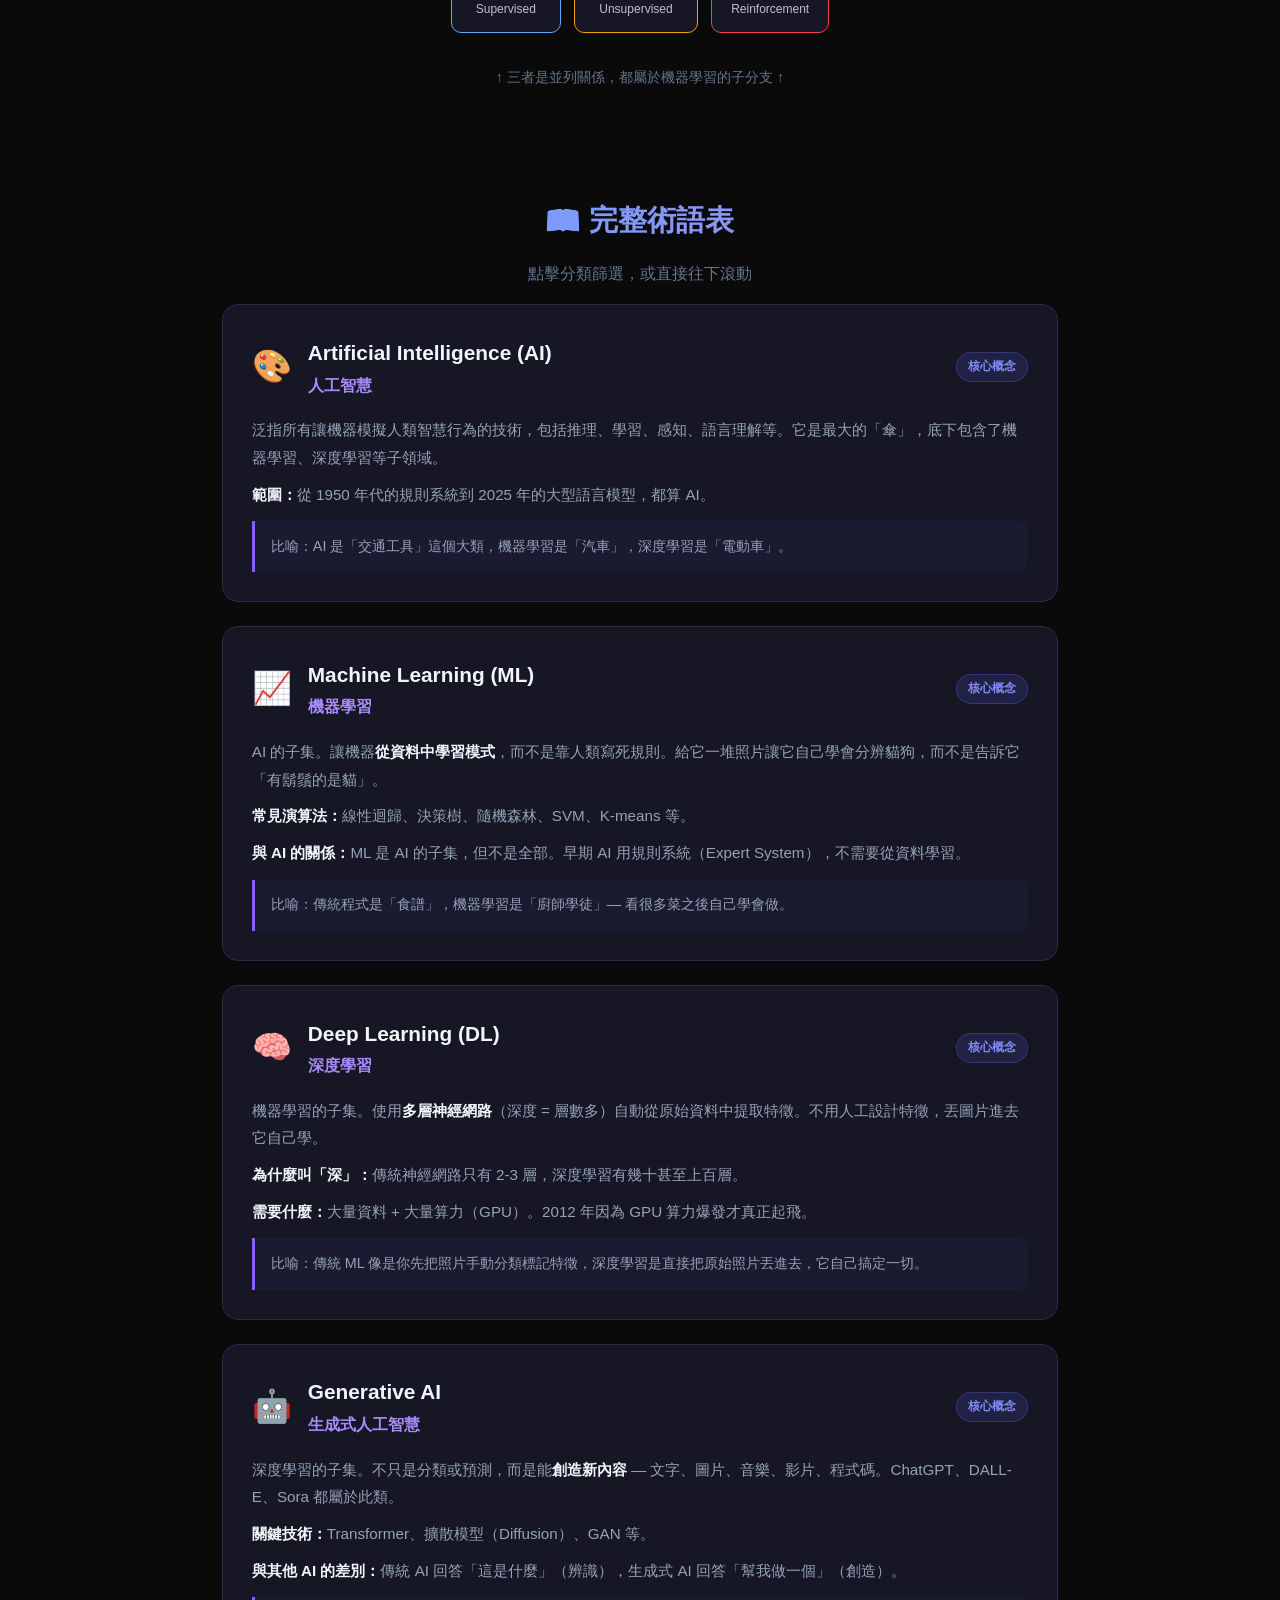
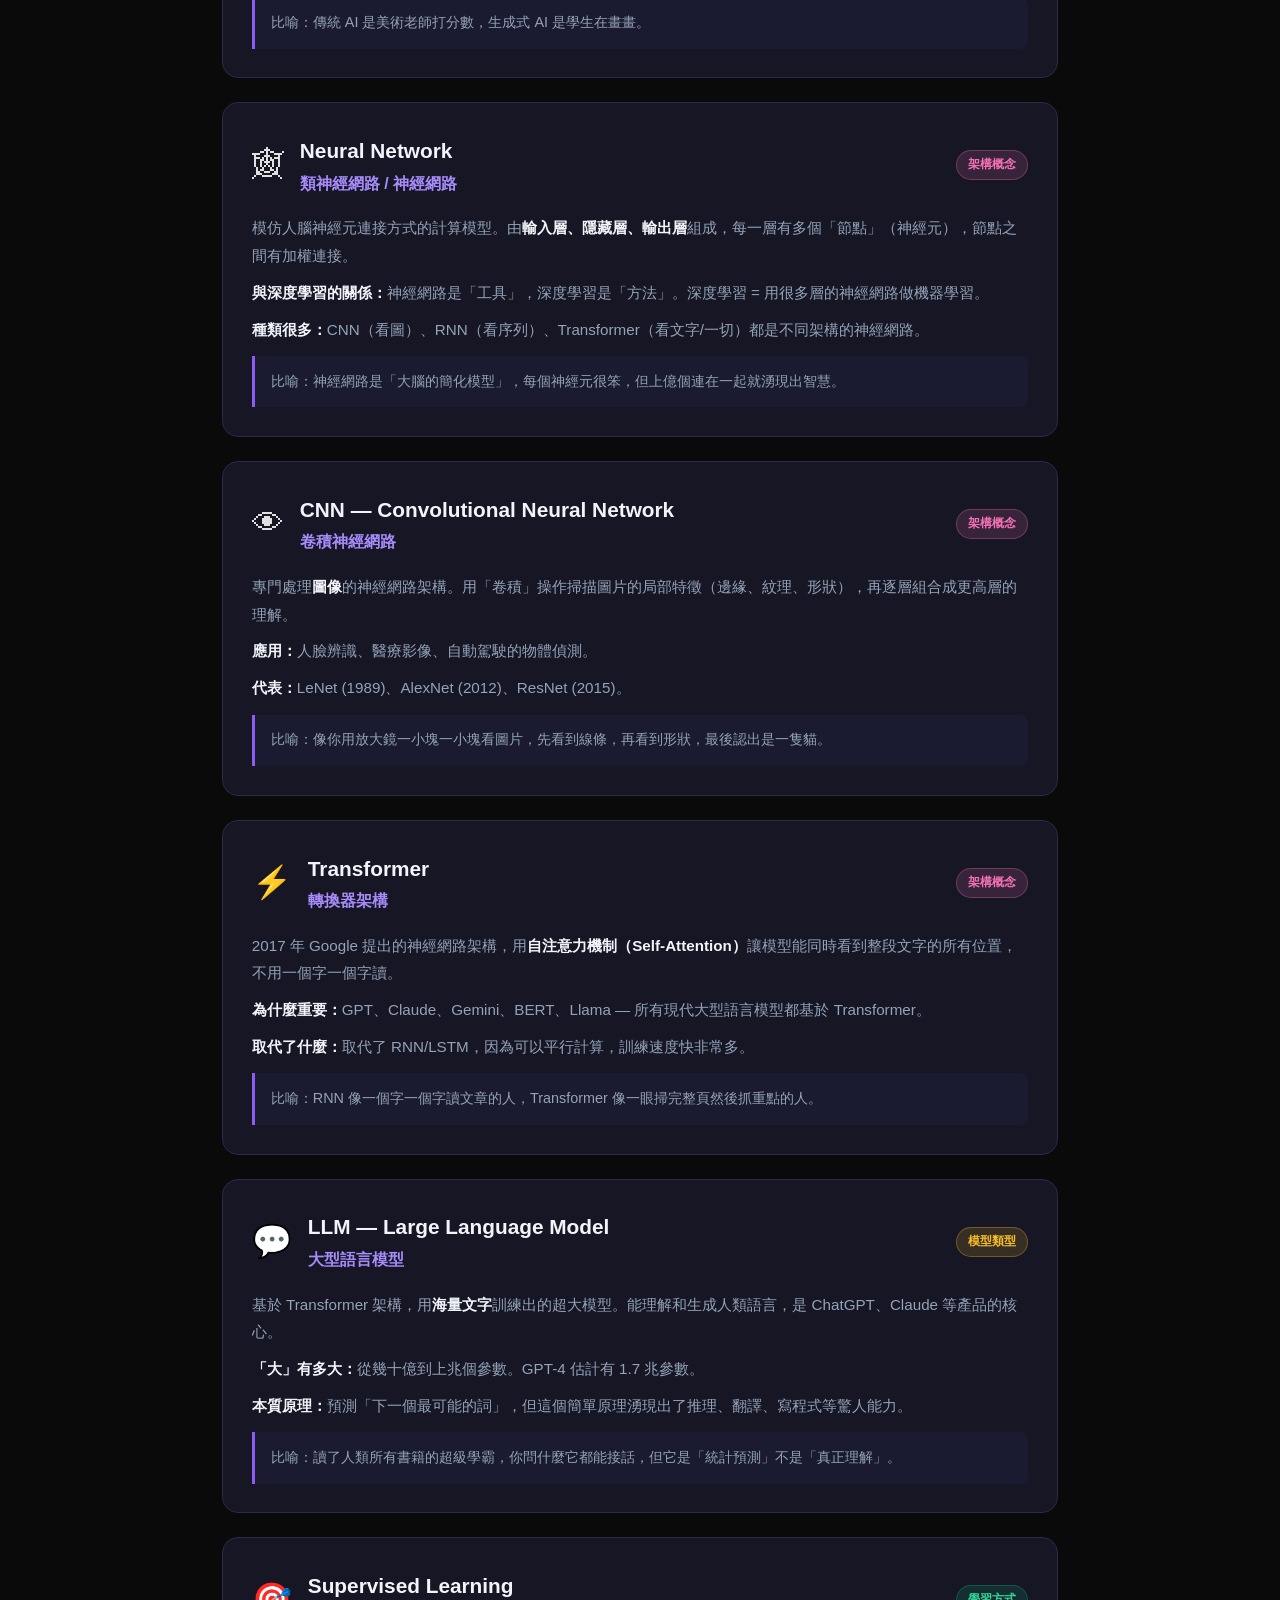
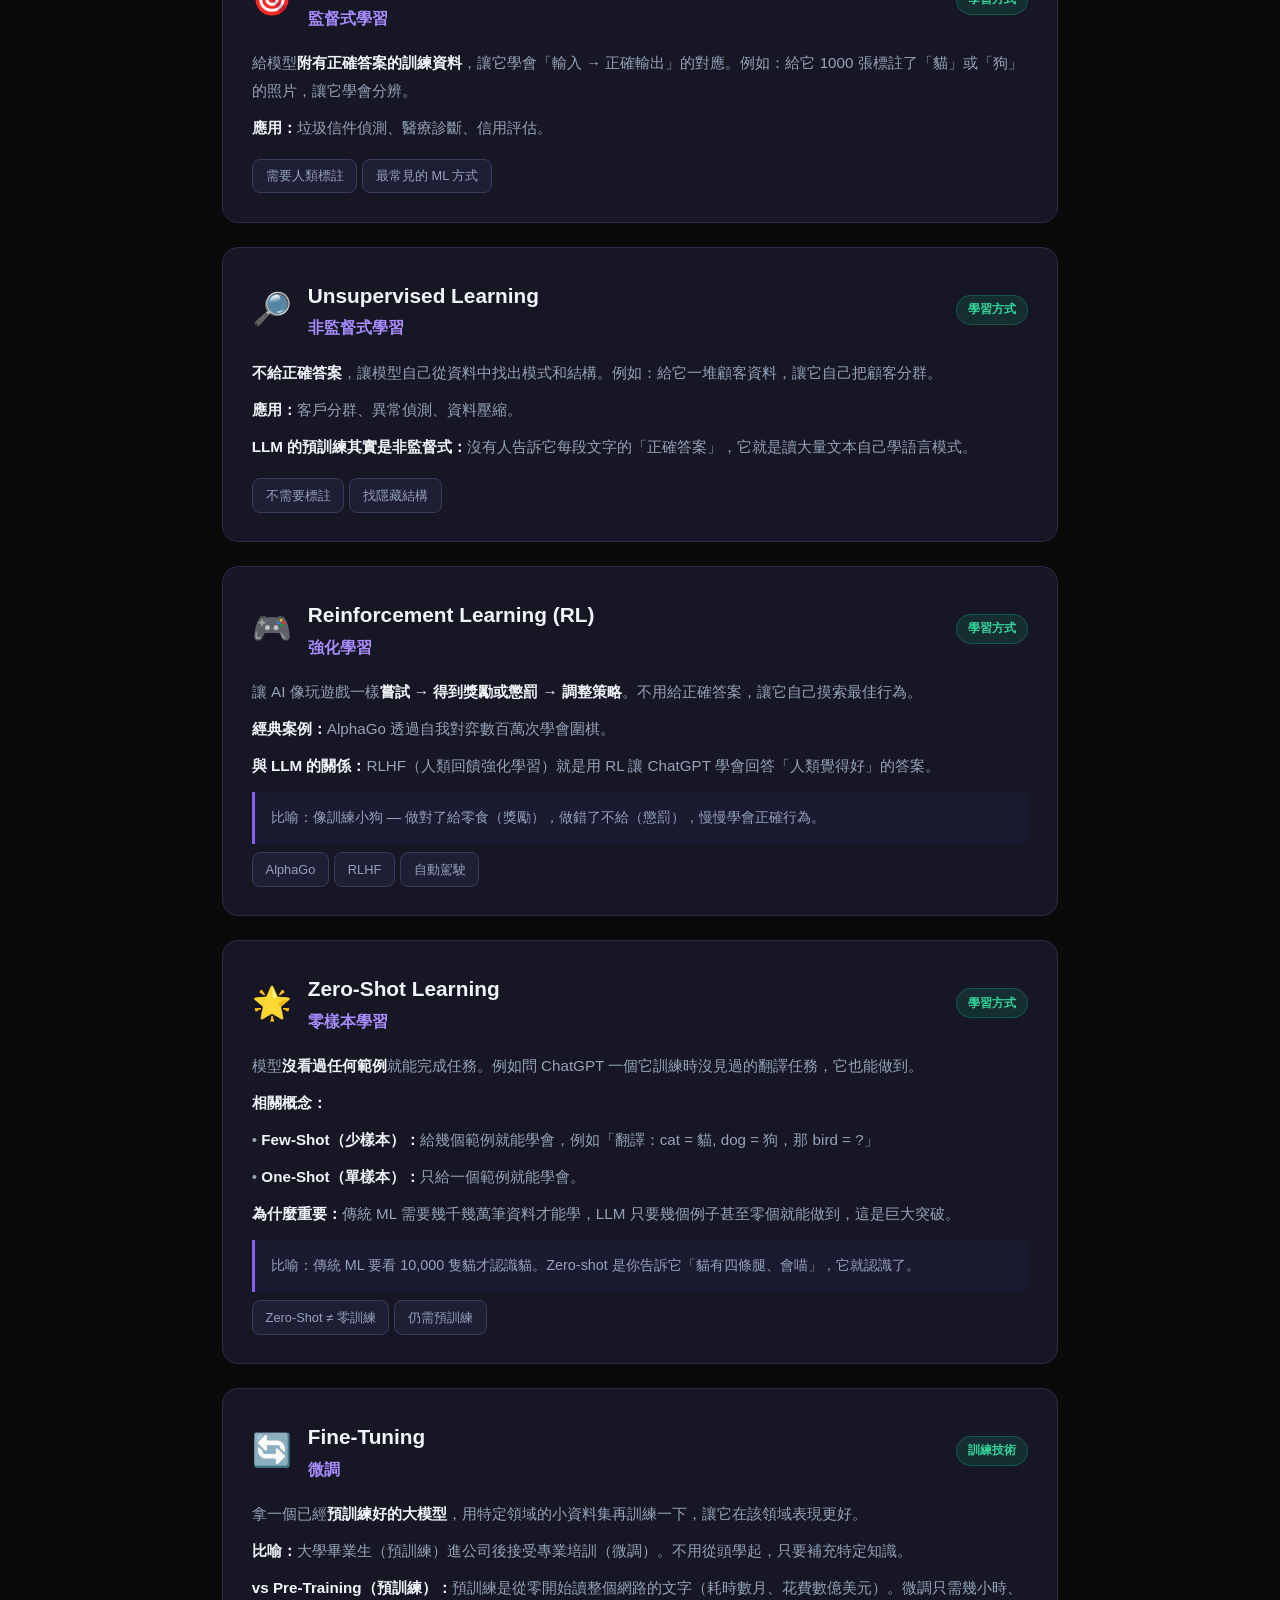
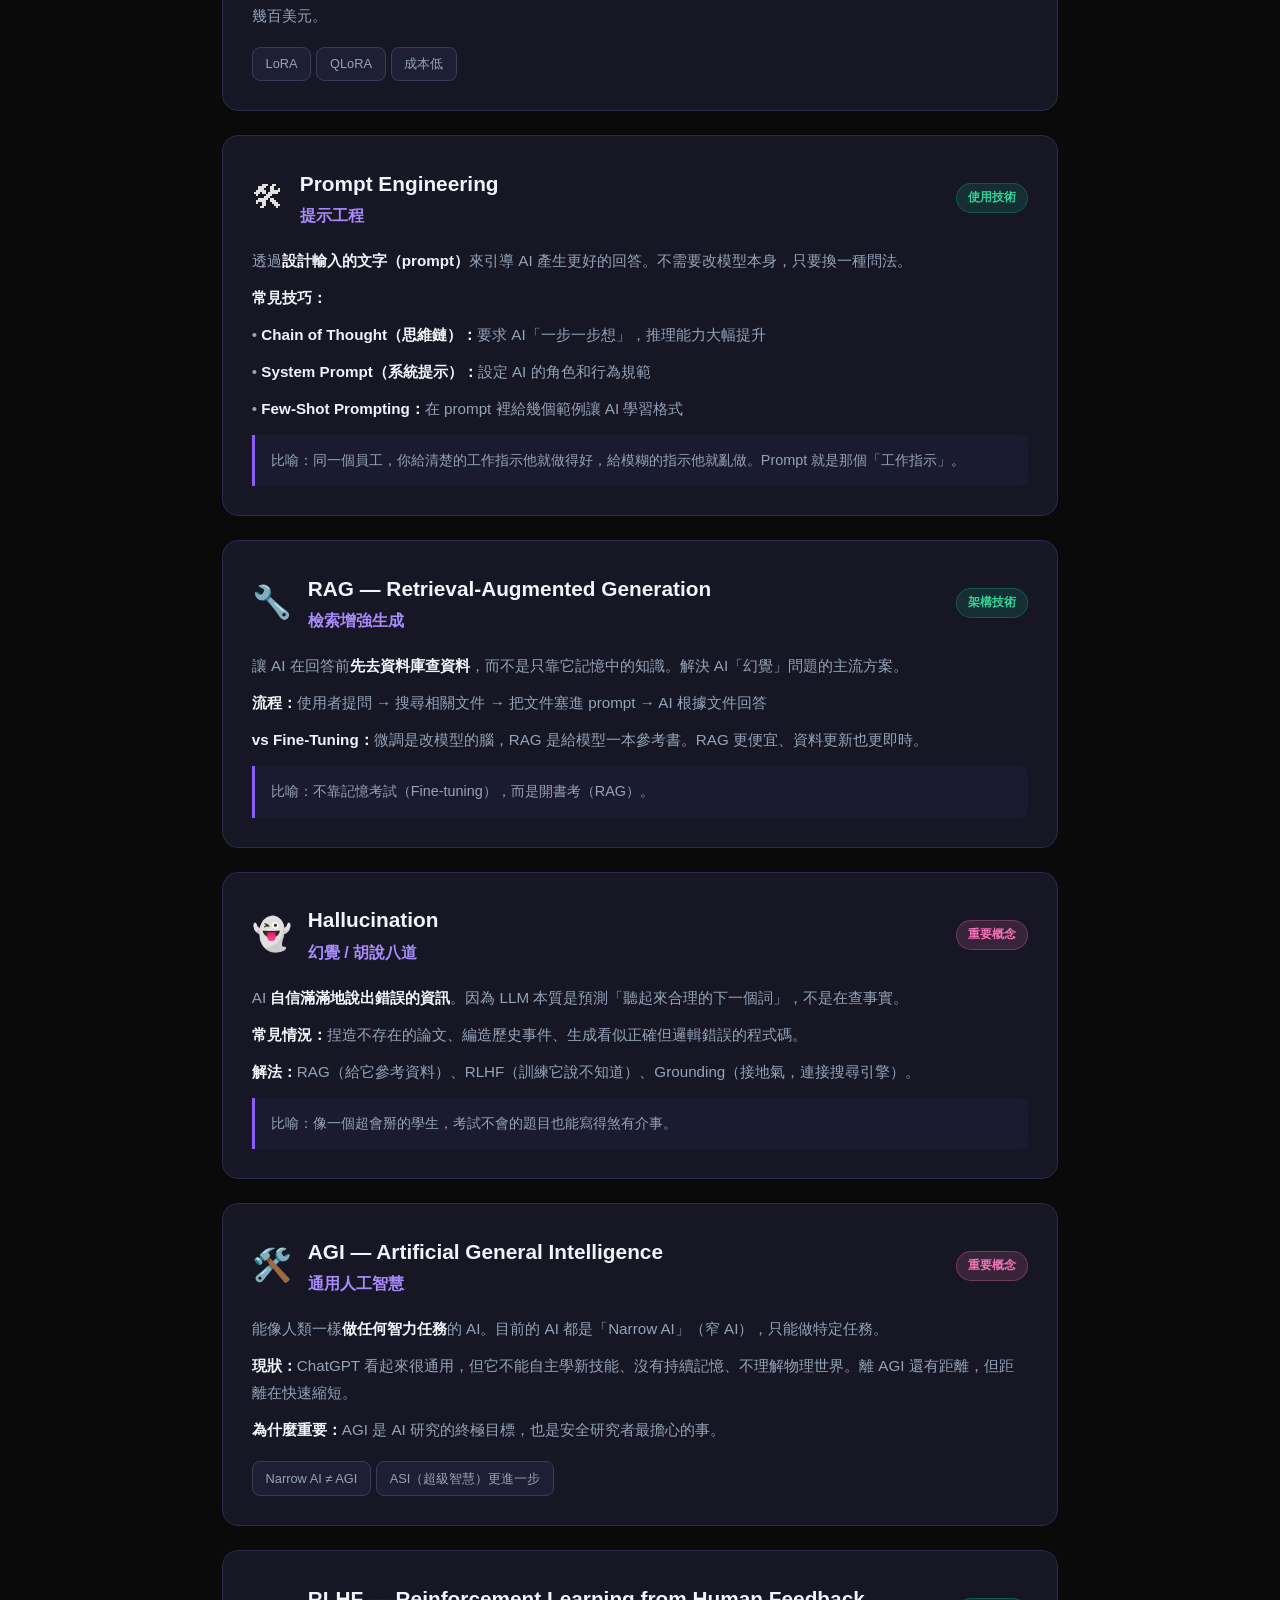
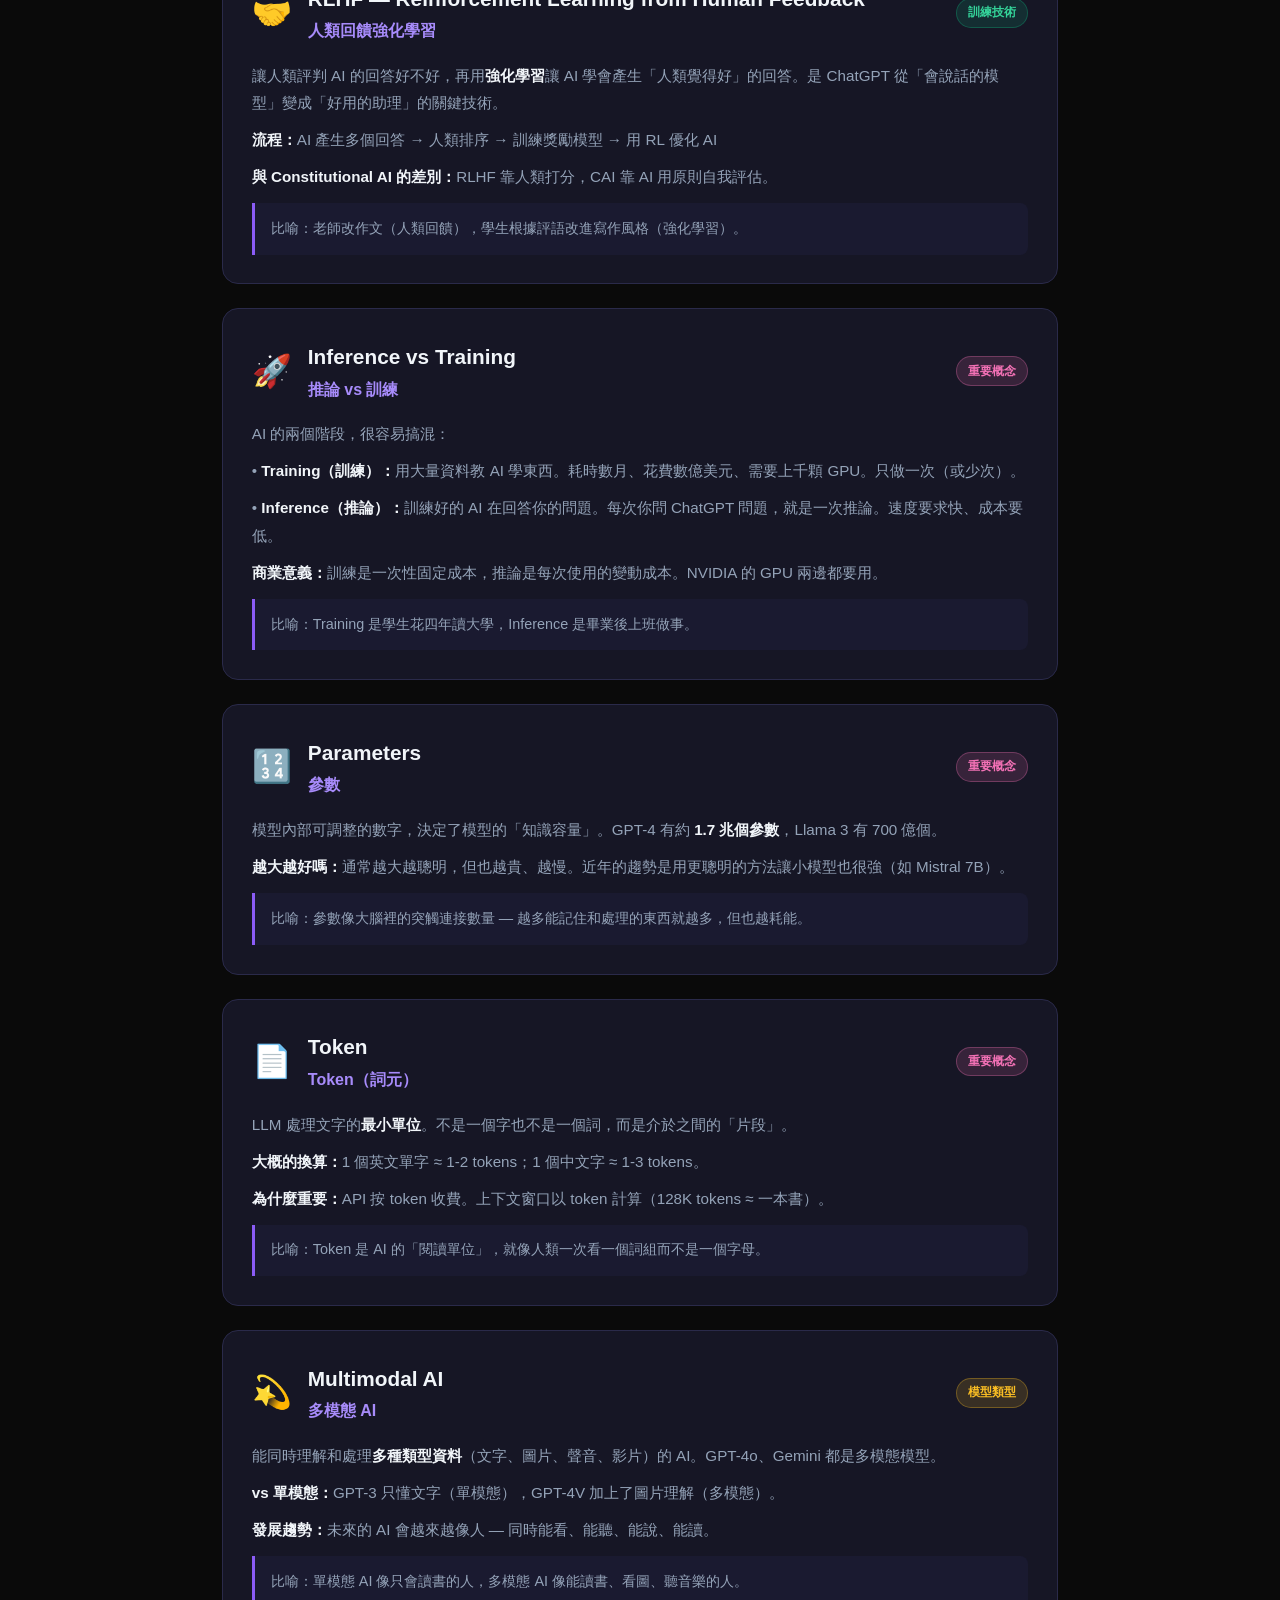
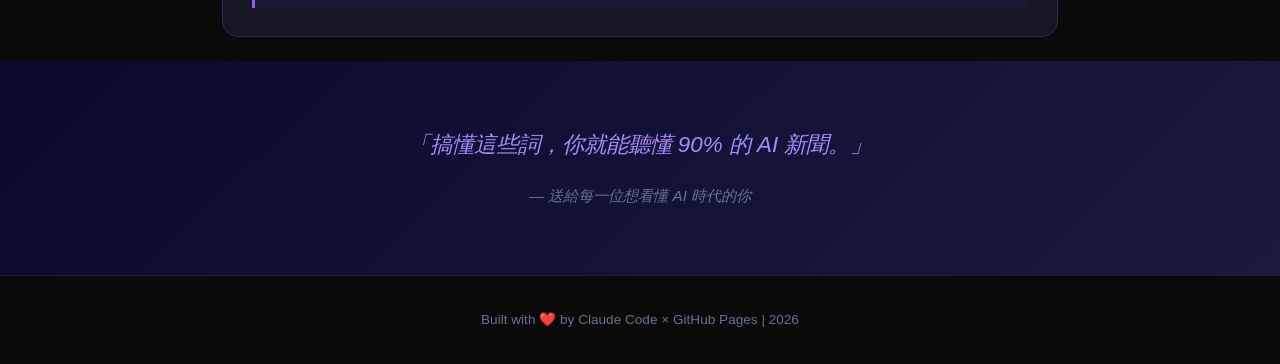
<file: glossary.html>
<!DOCTYPE html>
<html lang="zh-Hant">
<head>
  <meta charset="utf-8">
  <meta name="viewport" content="width=device-width, initial-scale=1.0">
  <title>AI 演進之路 — 術語解惑</title>
  <link rel="stylesheet" href="style.css">
</head>
<body>

  <nav>
    <a href="index.html" class="logo">AI 演進之路</a>
    <div class="links">
      <a href="index.html" class="nav-link">總覽</a>
      <a href="research.html" class="nav-link">研究</a>
      <a href="engineering.html" class="nav-link">工程</a>
      <a href="models.html" class="nav-link">模型生態</a>
      <a href="glossary.html" class="nav-link active">術語解惑</a>
    </div>
    <button id="theme-toggle" class="theme-toggle" aria-label="切換日夜模式"></button>
  </nav>

  <section class="hero" style="min-height: 50vh;">
    <h1>&#128218; AI 術語解惑</h1>
    <p>AI、機器學習、深度學習、神經網路… 它們到底是什麼關係？這裡一次搞清楚。</p>
  </section>

  <!-- === 包含關係圖 === -->
  <div class="section-title">
    <h2>&#127912; 誰包含誰？一張圖看懂</h2>
    <p>這些詞不是同義詞 — 它們是層層包含的關係</p>
  </div>

  <div class="diagram-section">
    <div class="nest-diagram">
      <div class="nest-ring ring-ai">
        <span class="ring-label">Artificial Intelligence 人工智慧<span class="ring-sub">最大的傘 — 讓機器展現智慧的所有技術</span></span>
      </div>
      <div class="nest-ring ring-ml">
        <span class="ring-label">Machine Learning 機器學習<span class="ring-sub">讓機器從資料中學習，不用明確寫規則</span></span>
      </div>
      <div class="nest-ring ring-dl">
        <span class="ring-label">Deep Learning 深度學習<span class="ring-sub">用多層神經網路自動提取特徵</span></span>
      </div>
      <div class="nest-ring ring-genai">
        <span class="ring-label">Generative AI 生成式 AI<span class="ring-sub">能創造新內容的深度學習模型</span></span>
      </div>
    </div>
  </div>

  <div class="rel-row">
    <div class="rel-box" style="border-color: #818cf8;">AI &#127912;</div>
    <div class="rel-arrow">&#8835;</div>
    <div class="rel-box" style="border-color: #34d399;">機器學習 &#128200;</div>
    <div class="rel-arrow">&#8835;</div>
    <div class="rel-box" style="border-color: #f472b6;">深度學習 &#129504;</div>
    <div class="rel-arrow">&#8835;</div>
    <div class="rel-box" style="border-color: #fbbf24;">生成式 AI &#129302;</div>
  </div>

  <!-- === 另一組關係 === -->
  <div class="section-title" style="margin-top: 3rem;">
    <h2>&#128279; 學習方式的三大流派</h2>
    <p>機器學習底下的不同學派，不是包含關係，而是並列的</p>
  </div>

  <div class="rel-row">
    <div class="rel-box" style="border-color: #60a5fa;">監督式學習<br><small>Supervised</small></div>
    <div class="rel-box" style="border-color: #f59e0b;">非監督式學習<br><small>Unsupervised</small></div>
    <div class="rel-box" style="border-color: #ef4444;">強化學習<br><small>Reinforcement</small></div>
  </div>

  <div style="text-align: center; color: #64748b; font-size: 0.9rem; padding: 0.5rem;">
    &#8593; 三者是並列關係，都屬於機器學習的子分支 &#8593;
  </div>

  <!-- === 術語清單 === -->
  <div class="section-title" style="margin-top: 3rem;">
    <h2>&#128214; 完整術語表</h2>
    <p>點擊分類篩選，或直接往下滾動</p>
  </div>

  <div style="max-width: 900px; margin: 0 auto; padding: 0 2rem;">

    <!-- ===== 核心概念 ===== -->

    <div class="term-card">
      <div class="term-header">
        <div class="term-icon">&#127912;</div>
        <div class="term-names">
          <div class="term-en">Artificial Intelligence (AI)</div>
          <div class="term-zh">人工智慧</div>
        </div>
        <span class="term-badge badge-core">核心概念</span>
      </div>
      <div class="term-body">
        <p>泛指所有讓機器模擬人類智慧行為的技術，包括推理、學習、感知、語言理解等。它是最大的「傘」，底下包含了機器學習、深度學習等子領域。</p>
        <p><strong>範圍：</strong>從 1950 年代的規則系統到 2025 年的大型語言模型，都算 AI。</p>
        <div class="term-analogy">比喻：AI 是「交通工具」這個大類，機器學習是「汽車」，深度學習是「電動車」。</div>
      </div>
    </div>

    <div class="term-card">
      <div class="term-header">
        <div class="term-icon">&#128200;</div>
        <div class="term-names">
          <div class="term-en">Machine Learning (ML)</div>
          <div class="term-zh">機器學習</div>
        </div>
        <span class="term-badge badge-core">核心概念</span>
      </div>
      <div class="term-body">
        <p>AI 的子集。讓機器<strong>從資料中學習模式</strong>，而不是靠人類寫死規則。給它一堆照片讓它自己學會分辨貓狗，而不是告訴它「有鬍鬚的是貓」。</p>
        <p><strong>常見演算法：</strong>線性迴歸、決策樹、隨機森林、SVM、K-means 等。</p>
        <p><strong>與 AI 的關係：</strong>ML 是 AI 的子集，但不是全部。早期 AI 用規則系統（Expert System），不需要從資料學習。</p>
        <div class="term-analogy">比喻：傳統程式是「食譜」，機器學習是「廚師學徒」— 看很多菜之後自己學會做。</div>
      </div>
    </div>

    <div class="term-card">
      <div class="term-header">
        <div class="term-icon">&#129504;</div>
        <div class="term-names">
          <div class="term-en">Deep Learning (DL)</div>
          <div class="term-zh">深度學習</div>
        </div>
        <span class="term-badge badge-core">核心概念</span>
      </div>
      <div class="term-body">
        <p>機器學習的子集。使用<strong>多層神經網路</strong>（深度 = 層數多）自動從原始資料中提取特徵。不用人工設計特徵，丟圖片進去它自己學。</p>
        <p><strong>為什麼叫「深」：</strong>傳統神經網路只有 2-3 層，深度學習有幾十甚至上百層。</p>
        <p><strong>需要什麼：</strong>大量資料 + 大量算力（GPU）。2012 年因為 GPU 算力爆發才真正起飛。</p>
        <div class="term-analogy">比喻：傳統 ML 像是你先把照片手動分類標記特徵，深度學習是直接把原始照片丟進去，它自己搞定一切。</div>
      </div>
    </div>

    <div class="term-card">
      <div class="term-header">
        <div class="term-icon">&#129302;</div>
        <div class="term-names">
          <div class="term-en">Generative AI</div>
          <div class="term-zh">生成式人工智慧</div>
        </div>
        <span class="term-badge badge-core">核心概念</span>
      </div>
      <div class="term-body">
        <p>深度學習的子集。不只是分類或預測，而是能<strong>創造新內容</strong> — 文字、圖片、音樂、影片、程式碼。ChatGPT、DALL-E、Sora 都屬於此類。</p>
        <p><strong>關鍵技術：</strong>Transformer、擴散模型（Diffusion）、GAN 等。</p>
        <p><strong>與其他 AI 的差別：</strong>傳統 AI 回答「這是什麼」（辨識），生成式 AI 回答「幫我做一個」（創造）。</p>
        <div class="term-analogy">比喻：傳統 AI 是美術老師打分數，生成式 AI 是學生在畫畫。</div>
      </div>
    </div>

    <!-- ===== 神經網路家族 ===== -->

    <div class="term-card">
      <div class="term-header">
        <div class="term-icon">&#128376;</div>
        <div class="term-names">
          <div class="term-en">Neural Network</div>
          <div class="term-zh">類神經網路 / 神經網路</div>
        </div>
        <span class="term-badge badge-concept">架構概念</span>
      </div>
      <div class="term-body">
        <p>模仿人腦神經元連接方式的計算模型。由<strong>輸入層、隱藏層、輸出層</strong>組成，每一層有多個「節點」（神經元），節點之間有加權連接。</p>
        <p><strong>與深度學習的關係：</strong>神經網路是「工具」，深度學習是「方法」。深度學習 = 用很多層的神經網路做機器學習。</p>
        <p><strong>種類很多：</strong>CNN（看圖）、RNN（看序列）、Transformer（看文字/一切）都是不同架構的神經網路。</p>
        <div class="term-analogy">比喻：神經網路是「大腦的簡化模型」，每個神經元很笨，但上億個連在一起就湧現出智慧。</div>
      </div>
    </div>

    <div class="term-card">
      <div class="term-header">
        <div class="term-icon">&#128065;</div>
        <div class="term-names">
          <div class="term-en">CNN — Convolutional Neural Network</div>
          <div class="term-zh">卷積神經網路</div>
        </div>
        <span class="term-badge badge-concept">架構概念</span>
      </div>
      <div class="term-body">
        <p>專門處理<strong>圖像</strong>的神經網路架構。用「卷積」操作掃描圖片的局部特徵（邊緣、紋理、形狀），再逐層組合成更高層的理解。</p>
        <p><strong>應用：</strong>人臉辨識、醫療影像、自動駕駛的物體偵測。</p>
        <p><strong>代表：</strong>LeNet (1989)、AlexNet (2012)、ResNet (2015)。</p>
        <div class="term-analogy">比喻：像你用放大鏡一小塊一小塊看圖片，先看到線條，再看到形狀，最後認出是一隻貓。</div>
      </div>
    </div>

    <div class="term-card">
      <div class="term-header">
        <div class="term-icon">&#9889;</div>
        <div class="term-names">
          <div class="term-en">Transformer</div>
          <div class="term-zh">轉換器架構</div>
        </div>
        <span class="term-badge badge-concept">架構概念</span>
      </div>
      <div class="term-body">
        <p>2017 年 Google 提出的神經網路架構，用<strong>自注意力機制（Self-Attention）</strong>讓模型能同時看到整段文字的所有位置，不用一個字一個字讀。</p>
        <p><strong>為什麼重要：</strong>GPT、Claude、Gemini、BERT、Llama — 所有現代大型語言模型都基於 Transformer。</p>
        <p><strong>取代了什麼：</strong>取代了 RNN/LSTM，因為可以平行計算，訓練速度快非常多。</p>
        <div class="term-analogy">比喻：RNN 像一個字一個字讀文章的人，Transformer 像一眼掃完整頁然後抓重點的人。</div>
      </div>
    </div>

    <div class="term-card">
      <div class="term-header">
        <div class="term-icon">&#128172;</div>
        <div class="term-names">
          <div class="term-en">LLM — Large Language Model</div>
          <div class="term-zh">大型語言模型</div>
        </div>
        <span class="term-badge badge-model">模型類型</span>
      </div>
      <div class="term-body">
        <p>基於 Transformer 架構，用<strong>海量文字</strong>訓練出的超大模型。能理解和生成人類語言，是 ChatGPT、Claude 等產品的核心。</p>
        <p><strong>「大」有多大：</strong>從幾十億到上兆個參數。GPT-4 估計有 1.7 兆參數。</p>
        <p><strong>本質原理：</strong>預測「下一個最可能的詞」，但這個簡單原理湧現出了推理、翻譯、寫程式等驚人能力。</p>
        <div class="term-analogy">比喻：讀了人類所有書籍的超級學霸，你問什麼它都能接話，但它是「統計預測」不是「真正理解」。</div>
      </div>
    </div>

    <!-- ===== 學習方式 ===== -->

    <div class="term-card">
      <div class="term-header">
        <div class="term-icon">&#127919;</div>
        <div class="term-names">
          <div class="term-en">Supervised Learning</div>
          <div class="term-zh">監督式學習</div>
        </div>
        <span class="term-badge badge-technique">學習方式</span>
      </div>
      <div class="term-body">
        <p>給模型<strong>附有正確答案的訓練資料</strong>，讓它學會「輸入 → 正確輸出」的對應。例如：給它 1000 張標註了「貓」或「狗」的照片，讓它學會分辨。</p>
        <p><strong>應用：</strong>垃圾信件偵測、醫療診斷、信用評估。</p>
        <span class="term-vs">需要人類標註</span><span class="term-vs">最常見的 ML 方式</span>
      </div>
    </div>

    <div class="term-card">
      <div class="term-header">
        <div class="term-icon">&#128270;</div>
        <div class="term-names">
          <div class="term-en">Unsupervised Learning</div>
          <div class="term-zh">非監督式學習</div>
        </div>
        <span class="term-badge badge-technique">學習方式</span>
      </div>
      <div class="term-body">
        <p><strong>不給正確答案</strong>，讓模型自己從資料中找出模式和結構。例如：給它一堆顧客資料，讓它自己把顧客分群。</p>
        <p><strong>應用：</strong>客戶分群、異常偵測、資料壓縮。</p>
        <p><strong>LLM 的預訓練其實是非監督式：</strong>沒有人告訴它每段文字的「正確答案」，它就是讀大量文本自己學語言模式。</p>
        <span class="term-vs">不需要標註</span><span class="term-vs">找隱藏結構</span>
      </div>
    </div>

    <div class="term-card">
      <div class="term-header">
        <div class="term-icon">&#127918;</div>
        <div class="term-names">
          <div class="term-en">Reinforcement Learning (RL)</div>
          <div class="term-zh">強化學習</div>
        </div>
        <span class="term-badge badge-technique">學習方式</span>
      </div>
      <div class="term-body">
        <p>讓 AI 像玩遊戲一樣<strong>嘗試 → 得到獎勵或懲罰 → 調整策略</strong>。不用給正確答案，讓它自己摸索最佳行為。</p>
        <p><strong>經典案例：</strong>AlphaGo 透過自我對弈數百萬次學會圍棋。</p>
        <p><strong>與 LLM 的關係：</strong>RLHF（人類回饋強化學習）就是用 RL 讓 ChatGPT 學會回答「人類覺得好」的答案。</p>
        <div class="term-analogy">比喻：像訓練小狗 — 做對了給零食（獎勵），做錯了不給（懲罰），慢慢學會正確行為。</div>
        <span class="term-vs">AlphaGo</span><span class="term-vs">RLHF</span><span class="term-vs">自動駕駛</span>
      </div>
    </div>

    <!-- ===== 常混淆的術語 ===== -->

    <div class="term-card">
      <div class="term-header">
        <div class="term-icon">&#127775;</div>
        <div class="term-names">
          <div class="term-en">Zero-Shot Learning</div>
          <div class="term-zh">零樣本學習</div>
        </div>
        <span class="term-badge badge-technique">學習方式</span>
      </div>
      <div class="term-body">
        <p>模型<strong>沒看過任何範例</strong>就能完成任務。例如問 ChatGPT 一個它訓練時沒見過的翻譯任務，它也能做到。</p>
        <p><strong>相關概念：</strong></p>
        <p>&#8226; <strong>Few-Shot（少樣本）：</strong>給幾個範例就能學會，例如「翻譯：cat = 貓, dog = 狗，那 bird = ?」</p>
        <p>&#8226; <strong>One-Shot（單樣本）：</strong>只給一個範例就能學會。</p>
        <p><strong>為什麼重要：</strong>傳統 ML 需要幾千幾萬筆資料才能學，LLM 只要幾個例子甚至零個就能做到，這是巨大突破。</p>
        <div class="term-analogy">比喻：傳統 ML 要看 10,000 隻貓才認識貓。Zero-shot 是你告訴它「貓有四條腿、會喵」，它就認識了。</div>
        <span class="term-vs">Zero-Shot &#8800; 零訓練</span><span class="term-vs">仍需預訓練</span>
      </div>
    </div>

    <div class="term-card">
      <div class="term-header">
        <div class="term-icon">&#128260;</div>
        <div class="term-names">
          <div class="term-en">Fine-Tuning</div>
          <div class="term-zh">微調</div>
        </div>
        <span class="term-badge badge-technique">訓練技術</span>
      </div>
      <div class="term-body">
        <p>拿一個已經<strong>預訓練好的大模型</strong>，用特定領域的小資料集再訓練一下，讓它在該領域表現更好。</p>
        <p><strong>比喻：</strong>大學畢業生（預訓練）進公司後接受專業培訓（微調）。不用從頭學起，只要補充特定知識。</p>
        <p><strong>vs Pre-Training（預訓練）：</strong>預訓練是從零開始讀整個網路的文字（耗時數月、花費數億美元）。微調只需幾小時、幾百美元。</p>
        <span class="term-vs">LoRA</span><span class="term-vs">QLoRA</span><span class="term-vs">成本低</span>
      </div>
    </div>

    <div class="term-card">
      <div class="term-header">
        <div class="term-icon">&#128736;</div>
        <div class="term-names">
          <div class="term-en">Prompt Engineering</div>
          <div class="term-zh">提示工程</div>
        </div>
        <span class="term-badge badge-technique">使用技術</span>
      </div>
      <div class="term-body">
        <p>透過<strong>設計輸入的文字（prompt）</strong>來引導 AI 產生更好的回答。不需要改模型本身，只要換一種問法。</p>
        <p><strong>常見技巧：</strong></p>
        <p>&#8226; <strong>Chain of Thought（思維鏈）：</strong>要求 AI「一步一步想」，推理能力大幅提升</p>
        <p>&#8226; <strong>System Prompt（系統提示）：</strong>設定 AI 的角色和行為規範</p>
        <p>&#8226; <strong>Few-Shot Prompting：</strong>在 prompt 裡給幾個範例讓 AI 學習格式</p>
        <div class="term-analogy">比喻：同一個員工，你給清楚的工作指示他就做得好，給模糊的指示他就亂做。Prompt 就是那個「工作指示」。</div>
      </div>
    </div>

    <div class="term-card">
      <div class="term-header">
        <div class="term-icon">&#128295;</div>
        <div class="term-names">
          <div class="term-en">RAG — Retrieval-Augmented Generation</div>
          <div class="term-zh">檢索增強生成</div>
        </div>
        <span class="term-badge badge-technique">架構技術</span>
      </div>
      <div class="term-body">
        <p>讓 AI 在回答前<strong>先去資料庫查資料</strong>，而不是只靠它記憶中的知識。解決 AI「幻覺」問題的主流方案。</p>
        <p><strong>流程：</strong>使用者提問 &#8594; 搜尋相關文件 &#8594; 把文件塞進 prompt &#8594; AI 根據文件回答</p>
        <p><strong>vs Fine-Tuning：</strong>微調是改模型的腦，RAG 是給模型一本參考書。RAG 更便宜、資料更新也更即時。</p>
        <div class="term-analogy">比喻：不靠記憶考試（Fine-tuning），而是開書考（RAG）。</div>
      </div>
    </div>

    <div class="term-card">
      <div class="term-header">
        <div class="term-icon">&#128123;</div>
        <div class="term-names">
          <div class="term-en">Hallucination</div>
          <div class="term-zh">幻覺 / 胡說八道</div>
        </div>
        <span class="term-badge badge-concept">重要概念</span>
      </div>
      <div class="term-body">
        <p>AI <strong>自信滿滿地說出錯誤的資訊</strong>。因為 LLM 本質是預測「聽起來合理的下一個詞」，不是在查事實。</p>
        <p><strong>常見情況：</strong>捏造不存在的論文、編造歷史事件、生成看似正確但邏輯錯誤的程式碼。</p>
        <p><strong>解法：</strong>RAG（給它參考資料）、RLHF（訓練它說不知道）、Grounding（接地氣，連接搜尋引擎）。</p>
        <div class="term-analogy">比喻：像一個超會掰的學生，考試不會的題目也能寫得煞有介事。</div>
      </div>
    </div>

    <div class="term-card">
      <div class="term-header">
        <div class="term-icon">&#128736;&#65039;</div>
        <div class="term-names">
          <div class="term-en">AGI — Artificial General Intelligence</div>
          <div class="term-zh">通用人工智慧</div>
        </div>
        <span class="term-badge badge-concept">重要概念</span>
      </div>
      <div class="term-body">
        <p>能像人類一樣<strong>做任何智力任務</strong>的 AI。目前的 AI 都是「Narrow AI」（窄 AI），只能做特定任務。</p>
        <p><strong>現狀：</strong>ChatGPT 看起來很通用，但它不能自主學新技能、沒有持續記憶、不理解物理世界。離 AGI 還有距離，但距離在快速縮短。</p>
        <p><strong>為什麼重要：</strong>AGI 是 AI 研究的終極目標，也是安全研究者最擔心的事。</p>
        <span class="term-vs">Narrow AI &#8800; AGI</span><span class="term-vs">ASI（超級智慧）更進一步</span>
      </div>
    </div>

    <div class="term-card">
      <div class="term-header">
        <div class="term-icon">&#129309;</div>
        <div class="term-names">
          <div class="term-en">RLHF — Reinforcement Learning from Human Feedback</div>
          <div class="term-zh">人類回饋強化學習</div>
        </div>
        <span class="term-badge badge-technique">訓練技術</span>
      </div>
      <div class="term-body">
        <p>讓人類評判 AI 的回答好不好，再用<strong>強化學習</strong>讓 AI 學會產生「人類覺得好」的回答。是 ChatGPT 從「會說話的模型」變成「好用的助理」的關鍵技術。</p>
        <p><strong>流程：</strong>AI 產生多個回答 &#8594; 人類排序 &#8594; 訓練獎勵模型 &#8594; 用 RL 優化 AI</p>
        <p><strong>與 Constitutional AI 的差別：</strong>RLHF 靠人類打分，CAI 靠 AI 用原則自我評估。</p>
        <div class="term-analogy">比喻：老師改作文（人類回饋），學生根據評語改進寫作風格（強化學習）。</div>
      </div>
    </div>

    <div class="term-card">
      <div class="term-header">
        <div class="term-icon">&#128640;</div>
        <div class="term-names">
          <div class="term-en">Inference vs Training</div>
          <div class="term-zh">推論 vs 訓練</div>
        </div>
        <span class="term-badge badge-concept">重要概念</span>
      </div>
      <div class="term-body">
        <p>AI 的兩個階段，很容易搞混：</p>
        <p>&#8226; <strong>Training（訓練）：</strong>用大量資料教 AI 學東西。耗時數月、花費數億美元、需要上千顆 GPU。只做一次（或少次）。</p>
        <p>&#8226; <strong>Inference（推論）：</strong>訓練好的 AI 在回答你的問題。每次你問 ChatGPT 問題，就是一次推論。速度要求快、成本要低。</p>
        <p><strong>商業意義：</strong>訓練是一次性固定成本，推論是每次使用的變動成本。NVIDIA 的 GPU 兩邊都要用。</p>
        <div class="term-analogy">比喻：Training 是學生花四年讀大學，Inference 是畢業後上班做事。</div>
      </div>
    </div>

    <div class="term-card">
      <div class="term-header">
        <div class="term-icon">&#128290;</div>
        <div class="term-names">
          <div class="term-en">Parameters</div>
          <div class="term-zh">參數</div>
        </div>
        <span class="term-badge badge-concept">重要概念</span>
      </div>
      <div class="term-body">
        <p>模型內部可調整的數字，決定了模型的「知識容量」。GPT-4 有約 <strong>1.7 兆個參數</strong>，Llama 3 有 700 億個。</p>
        <p><strong>越大越好嗎：</strong>通常越大越聰明，但也越貴、越慢。近年的趨勢是用更聰明的方法讓小模型也很強（如 Mistral 7B）。</p>
        <div class="term-analogy">比喻：參數像大腦裡的突觸連接數量 — 越多能記住和處理的東西就越多，但也越耗能。</div>
      </div>
    </div>

    <div class="term-card">
      <div class="term-header">
        <div class="term-icon">&#128196;</div>
        <div class="term-names">
          <div class="term-en">Token</div>
          <div class="term-zh">Token（詞元）</div>
        </div>
        <span class="term-badge badge-concept">重要概念</span>
      </div>
      <div class="term-body">
        <p>LLM 處理文字的<strong>最小單位</strong>。不是一個字也不是一個詞，而是介於之間的「片段」。</p>
        <p><strong>大概的換算：</strong>1 個英文單字 &#8776; 1-2 tokens；1 個中文字 &#8776; 1-3 tokens。</p>
        <p><strong>為什麼重要：</strong>API 按 token 收費。上下文窗口以 token 計算（128K tokens &#8776; 一本書）。</p>
        <div class="term-analogy">比喻：Token 是 AI 的「閱讀單位」，就像人類一次看一個詞組而不是一個字母。</div>
      </div>
    </div>

    <div class="term-card">
      <div class="term-header">
        <div class="term-icon">&#128171;</div>
        <div class="term-names">
          <div class="term-en">Multimodal AI</div>
          <div class="term-zh">多模態 AI</div>
        </div>
        <span class="term-badge badge-model">模型類型</span>
      </div>
      <div class="term-body">
        <p>能同時理解和處理<strong>多種類型資料</strong>（文字、圖片、聲音、影片）的 AI。GPT-4o、Gemini 都是多模態模型。</p>
        <p><strong>vs 單模態：</strong>GPT-3 只懂文字（單模態），GPT-4V 加上了圖片理解（多模態）。</p>
        <p><strong>發展趨勢：</strong>未來的 AI 會越來越像人 — 同時能看、能聽、能說、能讀。</p>
        <div class="term-analogy">比喻：單模態 AI 像只會讀書的人，多模態 AI 像能讀書、看圖、聽音樂的人。</div>
      </div>
    </div>

  </div>

  <section class="quote-section">
    <blockquote>「搞懂這些詞，你就能聽懂 90% 的 AI 新聞。」</blockquote>
    <cite>— 送給每一位想看懂 AI 時代的你</cite>
  </section>

  <footer>
    <p>Built with &#10084;&#65039; by Claude Code &times; GitHub Pages | 2026</p>
  </footer>

  <script src="animate.js"></script>
</body>
</html>
</file>
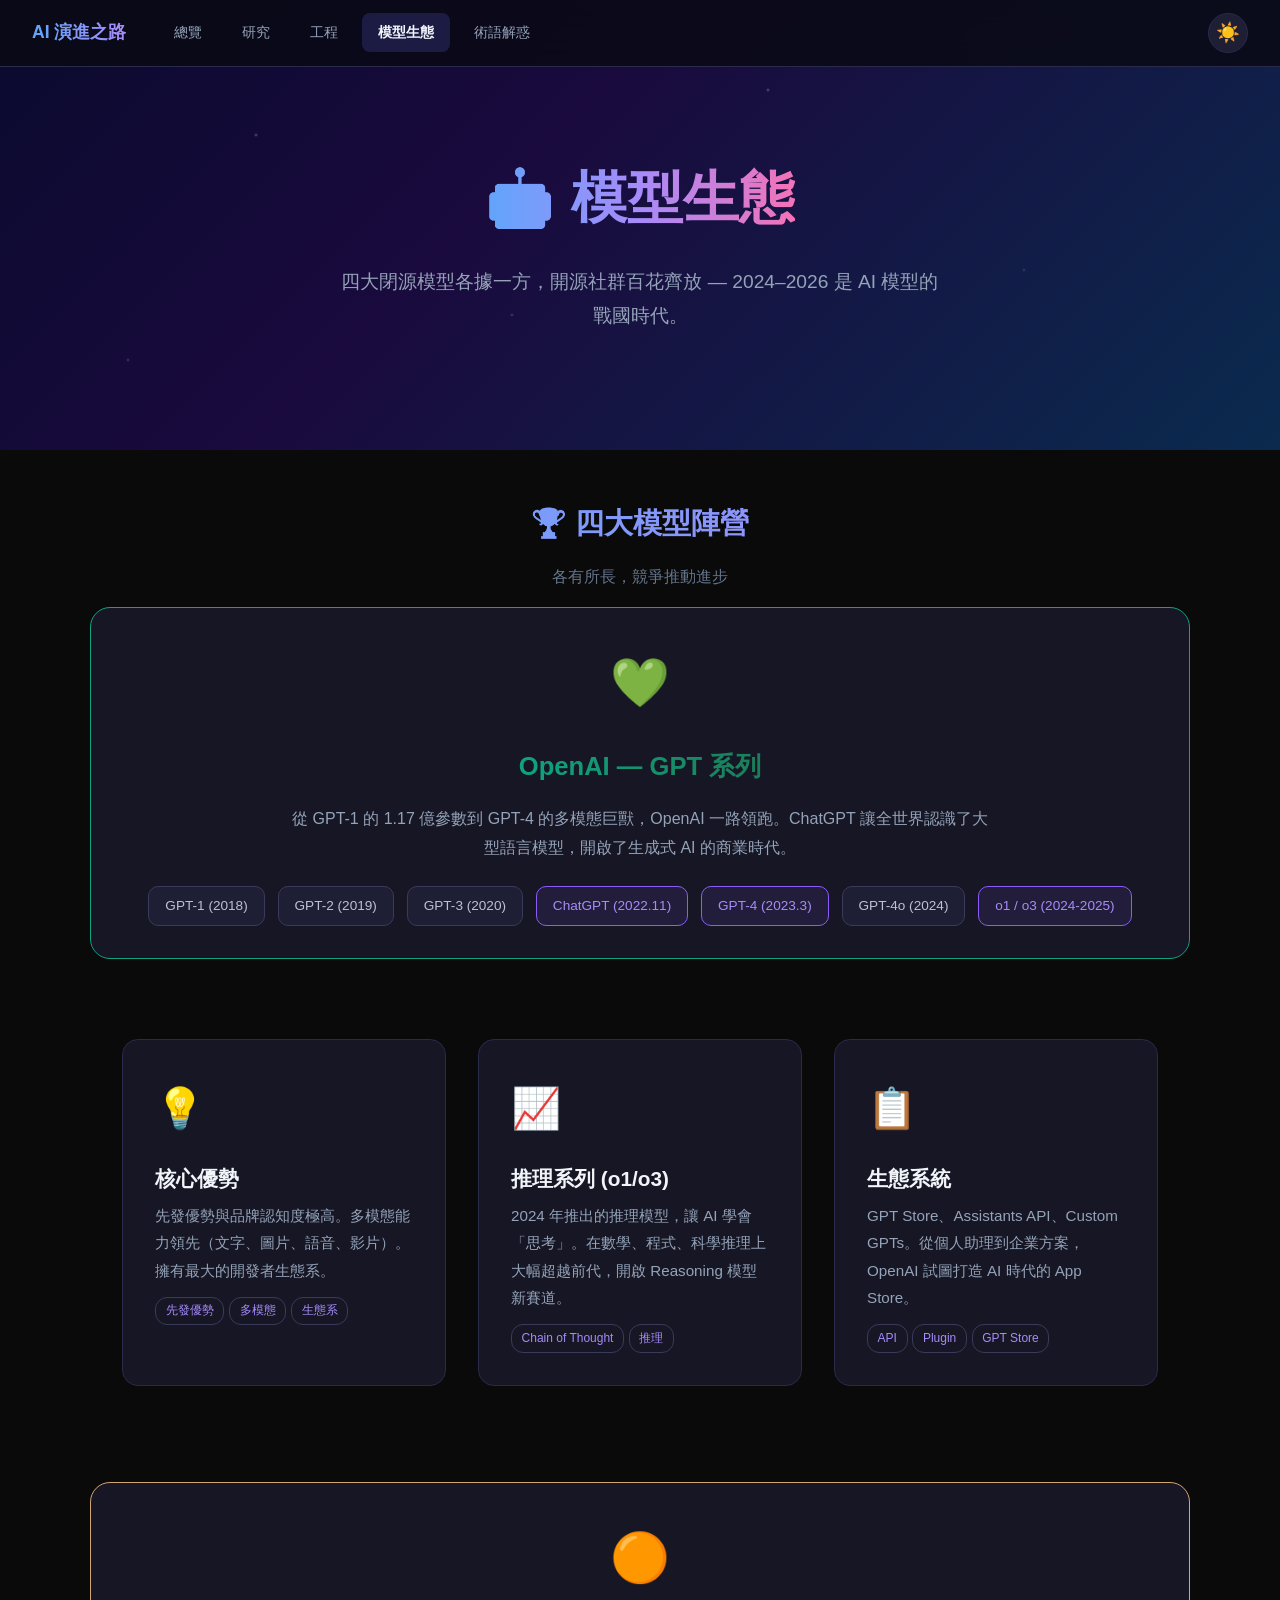
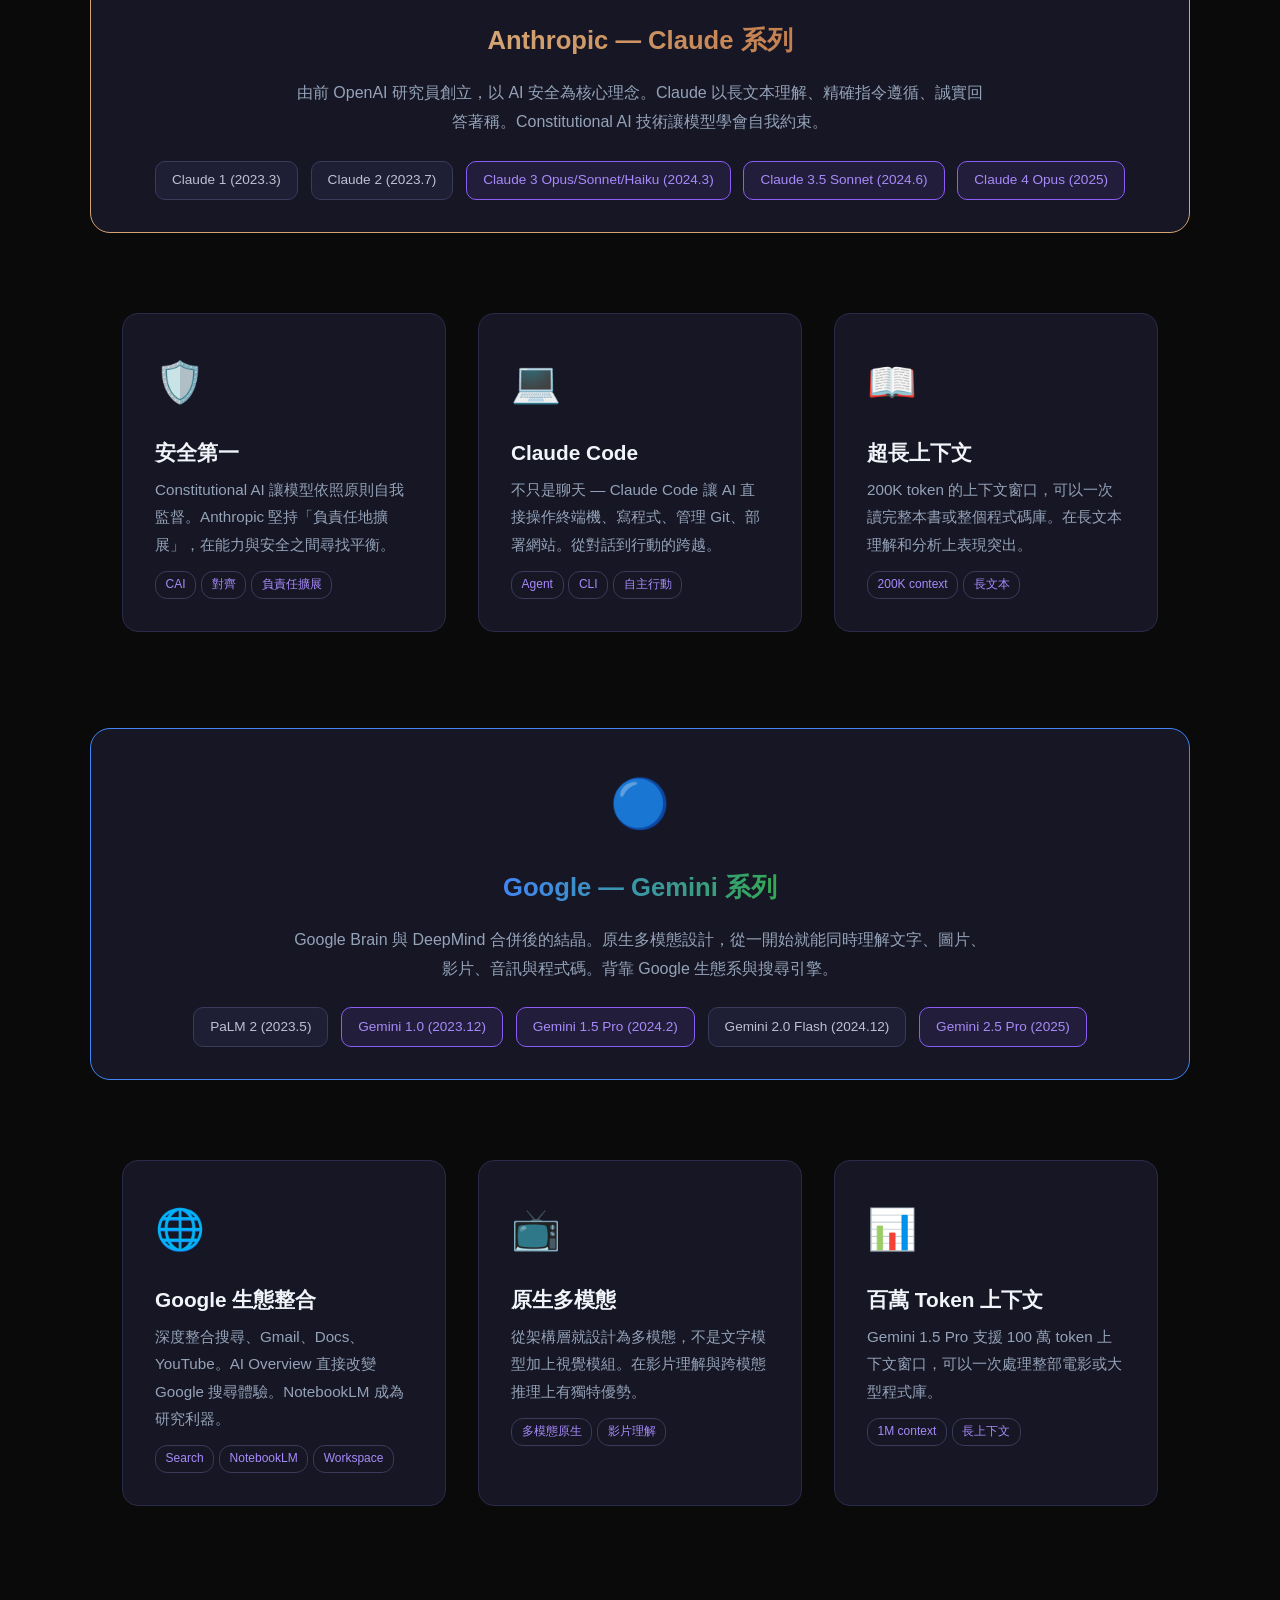
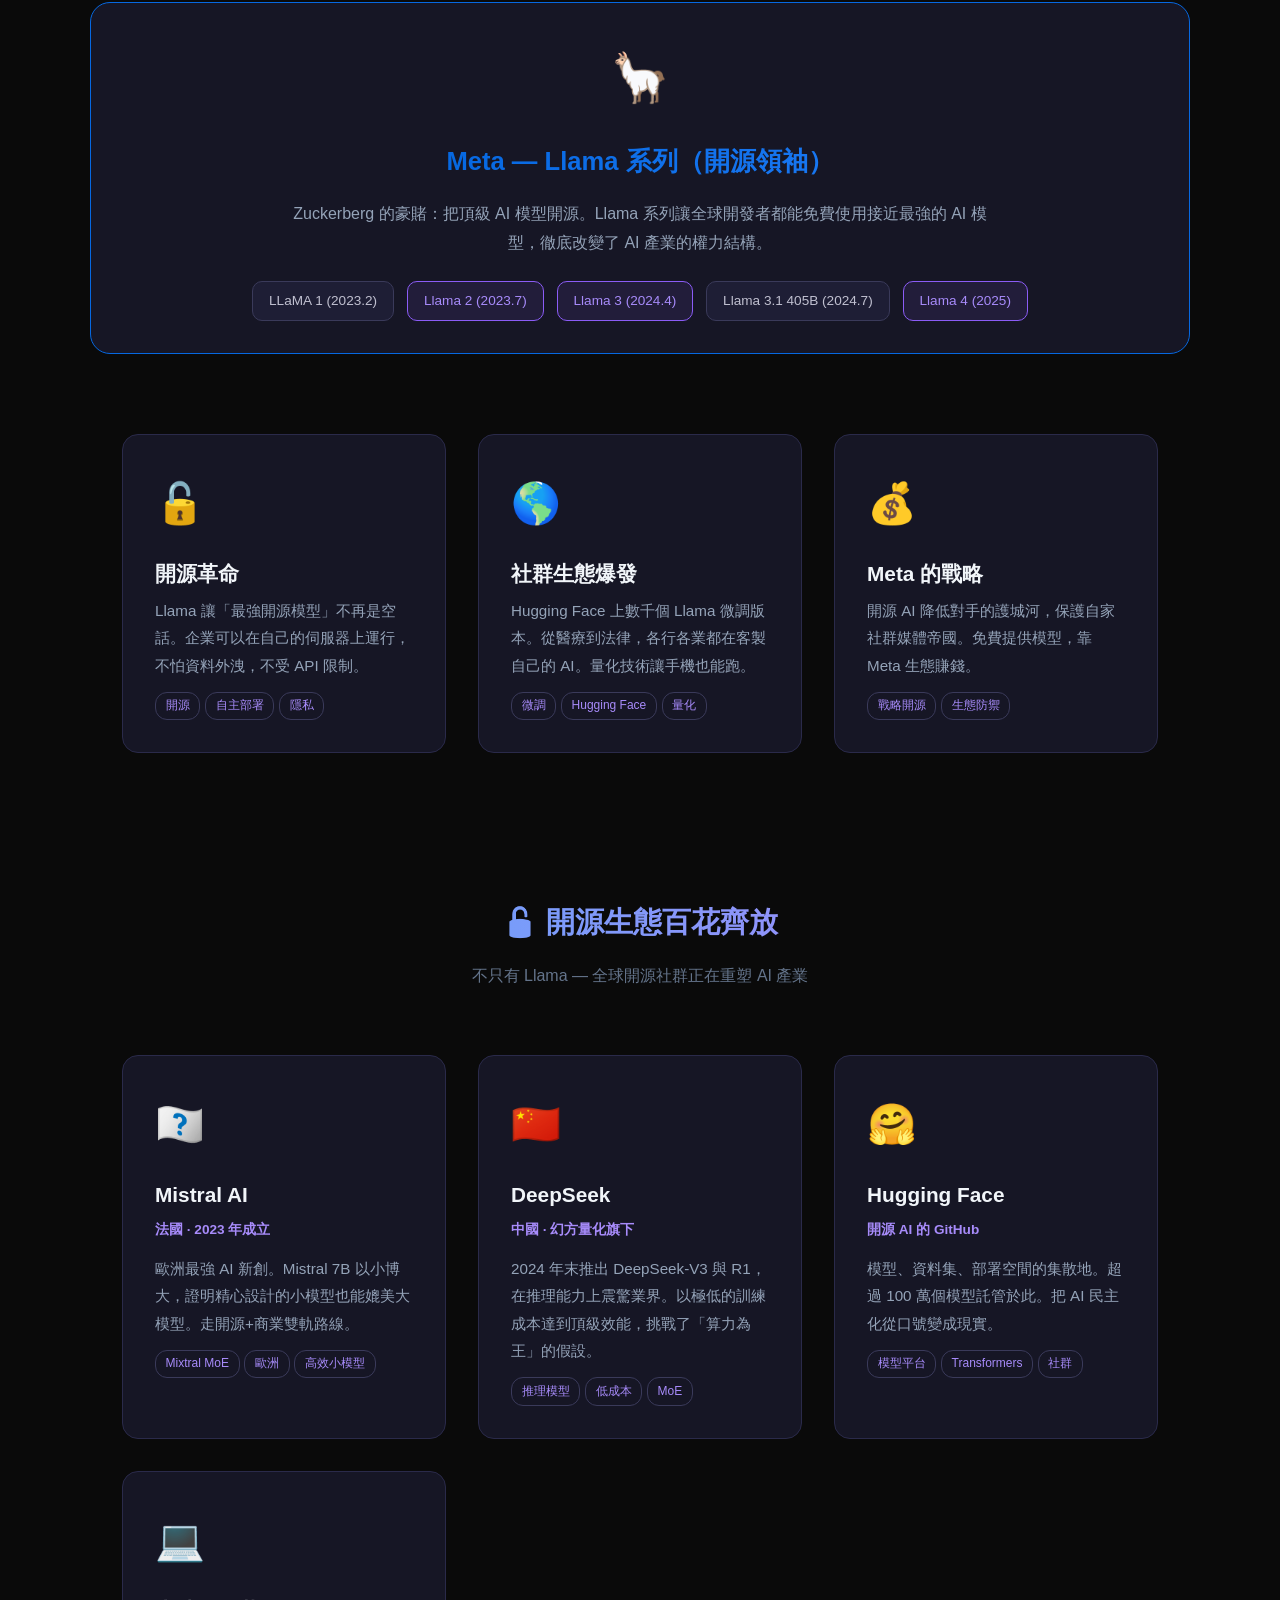
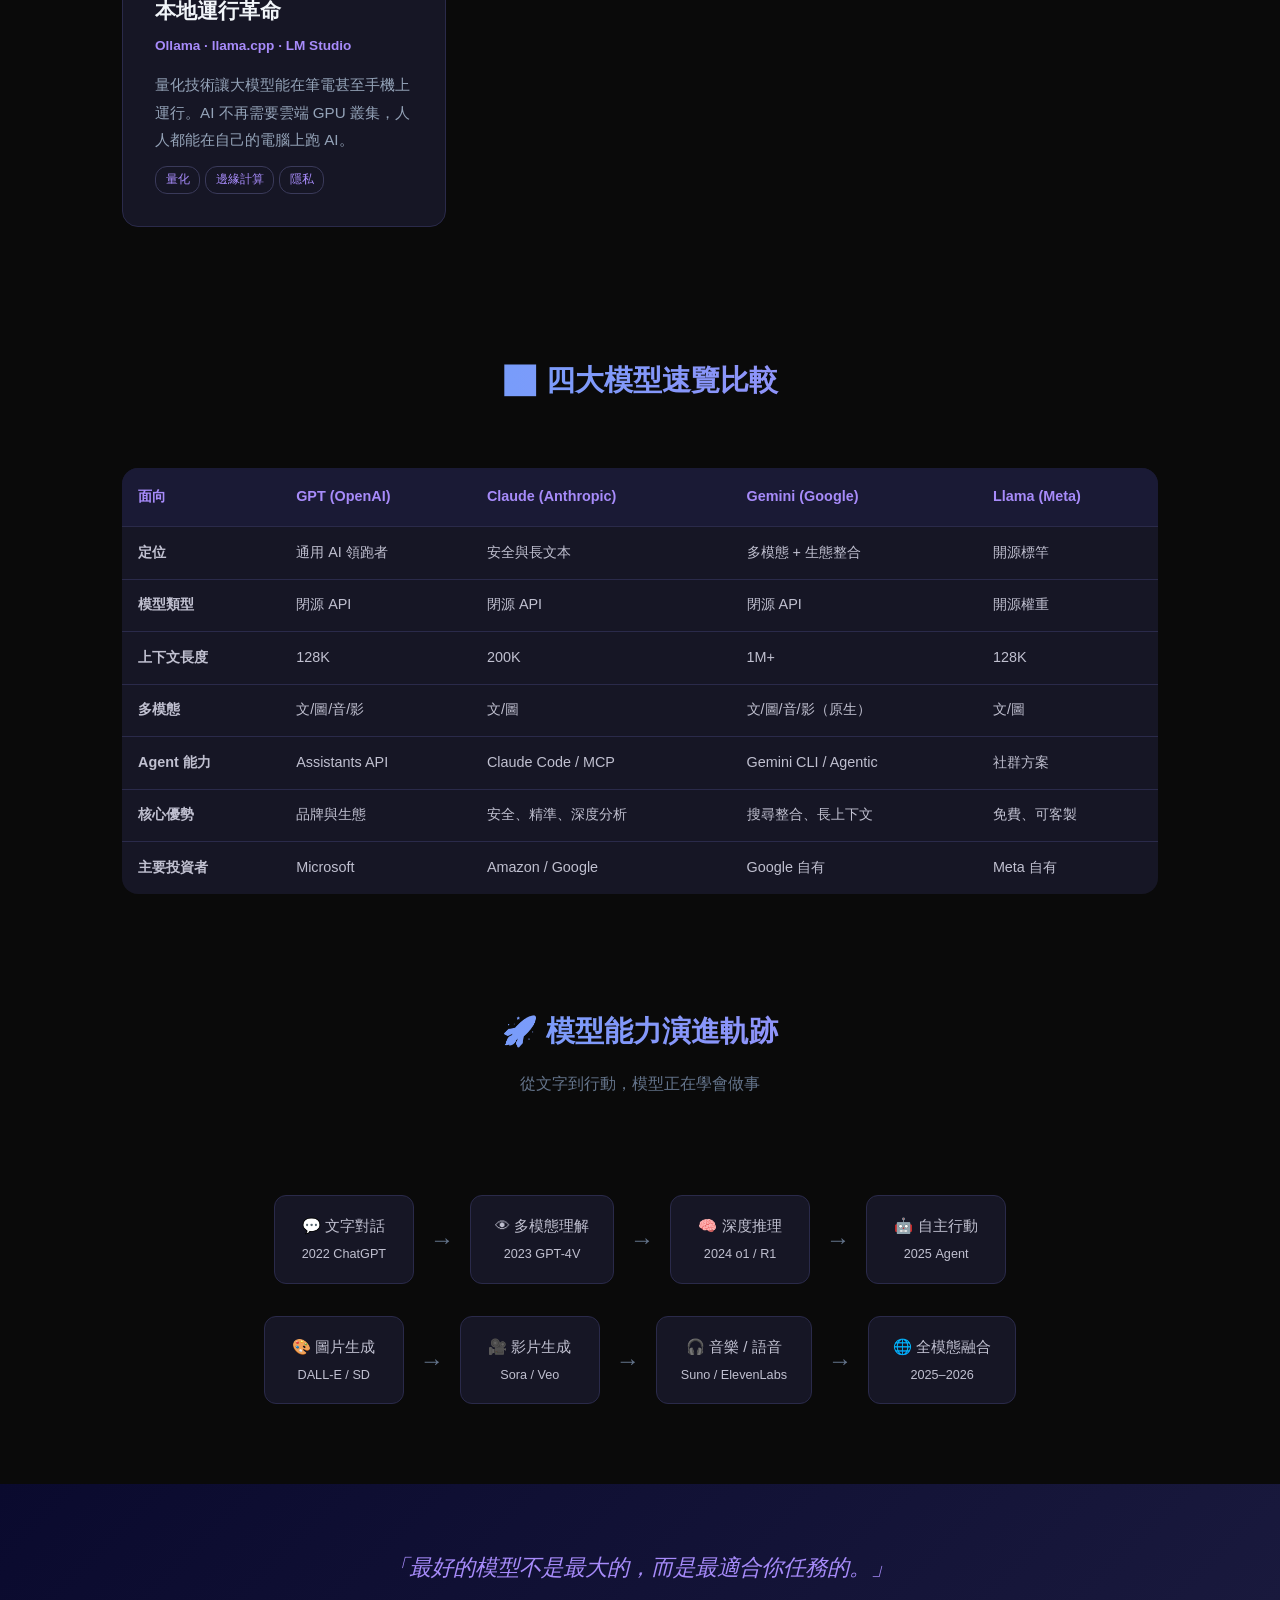
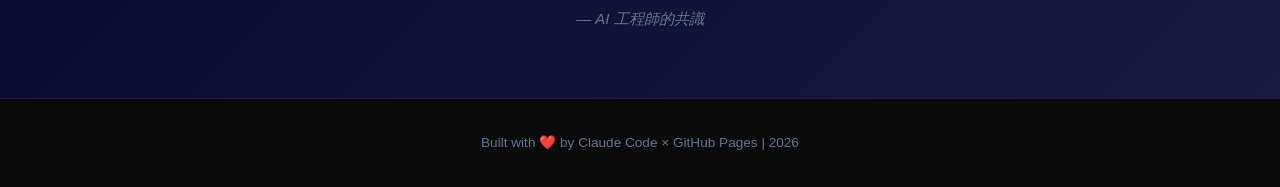
<file: models.html>
<!DOCTYPE html>
<html lang="zh-Hant">
<head>
  <meta charset="utf-8">
  <meta name="viewport" content="width=device-width, initial-scale=1.0">
  <title>AI 演進之路 — 模型生態</title>
  <link rel="stylesheet" href="style.css">
</head>
<body>

  <nav>
    <a href="index.html" class="logo">AI 演進之路</a>
    <div class="links">
      <a href="index.html" class="nav-link">總覽</a>
      <a href="research.html" class="nav-link">研究</a>
      <a href="engineering.html" class="nav-link">工程</a>
      <a href="models.html" class="nav-link active">模型生態</a>
      <a href="glossary.html" class="nav-link">術語解惑</a>
    </div>
    <button id="theme-toggle" class="theme-toggle" aria-label="切換日夜模式"></button>
  </nav>

  <section class="hero" style="min-height: 50vh;">
    <h1>&#129302; 模型生態</h1>
    <p>四大閉源模型各據一方，開源社群百花齊放 — 2024–2026 是 AI 模型的戰國時代。</p>
  </section>

  <!-- === 四大模型 === -->
  <div class="section-title">
    <h2>&#127942; 四大模型陣營</h2>
    <p>各有所長，競爭推動進步</p>
  </div>

  <!-- GPT -->
  <div class="model-hero" style="border-color: #10a37f;">
    <div style="font-size: 3rem;">&#128154;</div>
    <h3 style="background: linear-gradient(90deg, #10a37f, #1a7f5a); -webkit-background-clip: text; -webkit-text-fill-color: transparent;">OpenAI — GPT 系列</h3>
    <p class="desc">從 GPT-1 的 1.17 億參數到 GPT-4 的多模態巨獸，OpenAI 一路領跑。ChatGPT 讓全世界認識了大型語言模型，開啟了生成式 AI 的商業時代。</p>
    <div class="model-versions">
      <span class="ver">GPT-1 (2018)</span>
      <span class="ver">GPT-2 (2019)</span>
      <span class="ver">GPT-3 (2020)</span>
      <span class="ver highlight">ChatGPT (2022.11)</span>
      <span class="ver highlight">GPT-4 (2023.3)</span>
      <span class="ver">GPT-4o (2024)</span>
      <span class="ver highlight">o1 / o3 (2024-2025)</span>
    </div>
  </div>

  <div class="card-grid">
    <div class="card">
      <div class="icon">&#128161;</div>
      <h3>核心優勢</h3>
      <p>先發優勢與品牌認知度極高。多模態能力領先（文字、圖片、語音、影片）。擁有最大的開發者生態系。</p>
      <span class="tag">先發優勢</span><span class="tag">多模態</span><span class="tag">生態系</span>
    </div>
    <div class="card">
      <div class="icon">&#128200;</div>
      <h3>推理系列 (o1/o3)</h3>
      <p>2024 年推出的推理模型，讓 AI 學會「思考」。在數學、程式、科學推理上大幅超越前代，開啟 Reasoning 模型新賽道。</p>
      <span class="tag">Chain of Thought</span><span class="tag">推理</span>
    </div>
    <div class="card">
      <div class="icon">&#128203;</div>
      <h3>生態系統</h3>
      <p>GPT Store、Assistants API、Custom GPTs。從個人助理到企業方案，OpenAI 試圖打造 AI 時代的 App Store。</p>
      <span class="tag">API</span><span class="tag">Plugin</span><span class="tag">GPT Store</span>
    </div>
  </div>

  <!-- Claude -->
  <div class="model-hero" style="border-color: #d4a574; margin-top: 3rem;">
    <div style="font-size: 3rem;">&#128992;</div>
    <h3 style="background: linear-gradient(90deg, #d4a574, #c47f4f); -webkit-background-clip: text; -webkit-text-fill-color: transparent;">Anthropic — Claude 系列</h3>
    <p class="desc">由前 OpenAI 研究員創立，以 AI 安全為核心理念。Claude 以長文本理解、精確指令遵循、誠實回答著稱。Constitutional AI 技術讓模型學會自我約束。</p>
    <div class="model-versions">
      <span class="ver">Claude 1 (2023.3)</span>
      <span class="ver">Claude 2 (2023.7)</span>
      <span class="ver highlight">Claude 3 Opus/Sonnet/Haiku (2024.3)</span>
      <span class="ver highlight">Claude 3.5 Sonnet (2024.6)</span>
      <span class="ver highlight">Claude 4 Opus (2025)</span>
    </div>
  </div>

  <div class="card-grid">
    <div class="card">
      <div class="icon">&#128737;&#65039;</div>
      <h3>安全第一</h3>
      <p>Constitutional AI 讓模型依照原則自我監督。Anthropic 堅持「負責任地擴展」，在能力與安全之間尋找平衡。</p>
      <span class="tag">CAI</span><span class="tag">對齊</span><span class="tag">負責任擴展</span>
    </div>
    <div class="card">
      <div class="icon">&#128187;</div>
      <h3>Claude Code</h3>
      <p>不只是聊天 — Claude Code 讓 AI 直接操作終端機、寫程式、管理 Git、部署網站。從對話到行動的跨越。</p>
      <span class="tag">Agent</span><span class="tag">CLI</span><span class="tag">自主行動</span>
    </div>
    <div class="card">
      <div class="icon">&#128214;</div>
      <h3>超長上下文</h3>
      <p>200K token 的上下文窗口，可以一次讀完整本書或整個程式碼庫。在長文本理解和分析上表現突出。</p>
      <span class="tag">200K context</span><span class="tag">長文本</span>
    </div>
  </div>

  <!-- Gemini -->
  <div class="model-hero" style="border-color: #4285f4; margin-top: 3rem;">
    <div style="font-size: 3rem;">&#128309;</div>
    <h3 style="background: linear-gradient(90deg, #4285f4, #34a853); -webkit-background-clip: text; -webkit-text-fill-color: transparent;">Google — Gemini 系列</h3>
    <p class="desc">Google Brain 與 DeepMind 合併後的結晶。原生多模態設計，從一開始就能同時理解文字、圖片、影片、音訊與程式碼。背靠 Google 生態系與搜尋引擎。</p>
    <div class="model-versions">
      <span class="ver">PaLM 2 (2023.5)</span>
      <span class="ver highlight">Gemini 1.0 (2023.12)</span>
      <span class="ver highlight">Gemini 1.5 Pro (2024.2)</span>
      <span class="ver">Gemini 2.0 Flash (2024.12)</span>
      <span class="ver highlight">Gemini 2.5 Pro (2025)</span>
    </div>
  </div>

  <div class="card-grid">
    <div class="card">
      <div class="icon">&#127760;</div>
      <h3>Google 生態整合</h3>
      <p>深度整合搜尋、Gmail、Docs、YouTube。AI Overview 直接改變 Google 搜尋體驗。NotebookLM 成為研究利器。</p>
      <span class="tag">Search</span><span class="tag">NotebookLM</span><span class="tag">Workspace</span>
    </div>
    <div class="card">
      <div class="icon">&#128250;</div>
      <h3>原生多模態</h3>
      <p>從架構層就設計為多模態，不是文字模型加上視覺模組。在影片理解與跨模態推理上有獨特優勢。</p>
      <span class="tag">多模態原生</span><span class="tag">影片理解</span>
    </div>
    <div class="card">
      <div class="icon">&#128202;</div>
      <h3>百萬 Token 上下文</h3>
      <p>Gemini 1.5 Pro 支援 100 萬 token 上下文窗口，可以一次處理整部電影或大型程式庫。</p>
      <span class="tag">1M context</span><span class="tag">長上下文</span>
    </div>
  </div>

  <!-- Meta / Llama -->
  <div class="model-hero" style="border-color: #0668E1; margin-top: 3rem;">
    <div style="font-size: 3rem;">&#129433;</div>
    <h3 style="background: linear-gradient(90deg, #0668E1, #1877F2); -webkit-background-clip: text; -webkit-text-fill-color: transparent;">Meta — Llama 系列（開源領袖）</h3>
    <p class="desc">Zuckerberg 的豪賭：把頂級 AI 模型開源。Llama 系列讓全球開發者都能免費使用接近最強的 AI 模型，徹底改變了 AI 產業的權力結構。</p>
    <div class="model-versions">
      <span class="ver">LLaMA 1 (2023.2)</span>
      <span class="ver highlight">Llama 2 (2023.7)</span>
      <span class="ver highlight">Llama 3 (2024.4)</span>
      <span class="ver">Llama 3.1 405B (2024.7)</span>
      <span class="ver highlight">Llama 4 (2025)</span>
    </div>
  </div>

  <div class="card-grid">
    <div class="card">
      <div class="icon">&#128275;</div>
      <h3>開源革命</h3>
      <p>Llama 讓「最強開源模型」不再是空話。企業可以在自己的伺服器上運行，不怕資料外洩，不受 API 限制。</p>
      <span class="tag">開源</span><span class="tag">自主部署</span><span class="tag">隱私</span>
    </div>
    <div class="card">
      <div class="icon">&#127758;</div>
      <h3>社群生態爆發</h3>
      <p>Hugging Face 上數千個 Llama 微調版本。從醫療到法律，各行各業都在客製自己的 AI。量化技術讓手機也能跑。</p>
      <span class="tag">微調</span><span class="tag">Hugging Face</span><span class="tag">量化</span>
    </div>
    <div class="card">
      <div class="icon">&#128176;</div>
      <h3>Meta 的戰略</h3>
      <p>開源 AI 降低對手的護城河，保護自家社群媒體帝國。免費提供模型，靠 Meta 生態賺錢。</p>
      <span class="tag">戰略開源</span><span class="tag">生態防禦</span>
    </div>
  </div>

  <!-- === 開源生態 === -->
  <div class="section-title" style="margin-top: 3rem;">
    <h2>&#128275; 開源生態百花齊放</h2>
    <p>不只有 Llama — 全球開源社群正在重塑 AI 產業</p>
  </div>

  <div class="card-grid">
    <div class="card">
      <div class="icon">&#127470;&#127467;</div>
      <h3>Mistral AI</h3>
      <div class="subtitle">法國 &#183; 2023 年成立</div>
      <p>歐洲最強 AI 新創。Mistral 7B 以小博大，證明精心設計的小模型也能媲美大模型。走開源+商業雙軌路線。</p>
      <span class="tag">Mixtral MoE</span><span class="tag">歐洲</span><span class="tag">高效小模型</span>
    </div>

    <div class="card">
      <div class="icon">&#127464;&#127475;</div>
      <h3>DeepSeek</h3>
      <div class="subtitle">中國 &#183; 幻方量化旗下</div>
      <p>2024 年末推出 DeepSeek-V3 與 R1，在推理能力上震驚業界。以極低的訓練成本達到頂級效能，挑戰了「算力為王」的假設。</p>
      <span class="tag">推理模型</span><span class="tag">低成本</span><span class="tag">MoE</span>
    </div>

    <div class="card">
      <div class="icon">&#129303;</div>
      <h3>Hugging Face</h3>
      <div class="subtitle">開源 AI 的 GitHub</div>
      <p>模型、資料集、部署空間的集散地。超過 100 萬個模型託管於此。把 AI 民主化從口號變成現實。</p>
      <span class="tag">模型平台</span><span class="tag">Transformers</span><span class="tag">社群</span>
    </div>

    <div class="card">
      <div class="icon">&#128187;</div>
      <h3>本地運行革命</h3>
      <div class="subtitle">Ollama &#183; llama.cpp &#183; LM Studio</div>
      <p>量化技術讓大模型能在筆電甚至手機上運行。AI 不再需要雲端 GPU 叢集，人人都能在自己的電腦上跑 AI。</p>
      <span class="tag">量化</span><span class="tag">邊緣計算</span><span class="tag">隱私</span>
    </div>
  </div>

  <!-- === 模型比較 === -->
  <div class="section-title" style="margin-top: 2rem;">
    <h2>&#128202; 四大模型速覽比較</h2>
  </div>

  <div class="compare-table">
    <table>
      <thead>
        <tr>
          <th>面向</th>
          <th>GPT (OpenAI)</th>
          <th>Claude (Anthropic)</th>
          <th>Gemini (Google)</th>
          <th>Llama (Meta)</th>
        </tr>
      </thead>
      <tbody>
        <tr>
          <td><strong>定位</strong></td>
          <td>通用 AI 領跑者</td>
          <td>安全與長文本</td>
          <td>多模態 + 生態整合</td>
          <td>開源標竿</td>
        </tr>
        <tr>
          <td><strong>模型類型</strong></td>
          <td>閉源 API</td>
          <td>閉源 API</td>
          <td>閉源 API</td>
          <td>開源權重</td>
        </tr>
        <tr>
          <td><strong>上下文長度</strong></td>
          <td>128K</td>
          <td>200K</td>
          <td>1M+</td>
          <td>128K</td>
        </tr>
        <tr>
          <td><strong>多模態</strong></td>
          <td>文/圖/音/影</td>
          <td>文/圖</td>
          <td>文/圖/音/影（原生）</td>
          <td>文/圖</td>
        </tr>
        <tr>
          <td><strong>Agent 能力</strong></td>
          <td>Assistants API</td>
          <td>Claude Code / MCP</td>
          <td>Gemini CLI / Agentic</td>
          <td>社群方案</td>
        </tr>
        <tr>
          <td><strong>核心優勢</strong></td>
          <td>品牌與生態</td>
          <td>安全、精準、深度分析</td>
          <td>搜尋整合、長上下文</td>
          <td>免費、可客製</td>
        </tr>
        <tr>
          <td><strong>主要投資者</strong></td>
          <td>Microsoft</td>
          <td>Amazon / Google</td>
          <td>Google 自有</td>
          <td>Meta 自有</td>
        </tr>
      </tbody>
    </table>
  </div>

  <!-- === 生態演進 === -->
  <div class="section-title" style="margin-top: 2rem;">
    <h2>&#128640; 模型能力演進軌跡</h2>
    <p>從文字到行動，模型正在學會做事</p>
  </div>

  <div class="ecosystem-flow">
    <div class="flow-row">
      <div class="flow-box">&#128172; 文字對話<br><small>2022 ChatGPT</small></div>
      <div class="flow-arrow">&#8594;</div>
      <div class="flow-box">&#128065; 多模態理解<br><small>2023 GPT-4V</small></div>
      <div class="flow-arrow">&#8594;</div>
      <div class="flow-box">&#129504; 深度推理<br><small>2024 o1 / R1</small></div>
      <div class="flow-arrow">&#8594;</div>
      <div class="flow-box">&#129302; 自主行動<br><small>2025 Agent</small></div>
    </div>
    <div class="flow-row" style="margin-top: 2rem;">
      <div class="flow-box">&#127912; 圖片生成<br><small>DALL-E / SD</small></div>
      <div class="flow-arrow">&#8594;</div>
      <div class="flow-box">&#127909; 影片生成<br><small>Sora / Veo</small></div>
      <div class="flow-arrow">&#8594;</div>
      <div class="flow-box">&#127911; 音樂 / 語音<br><small>Suno / ElevenLabs</small></div>
      <div class="flow-arrow">&#8594;</div>
      <div class="flow-box">&#127760; 全模態融合<br><small>2025–2026</small></div>
    </div>
  </div>

  <section class="quote-section">
    <blockquote>「最好的模型不是最大的，而是最適合你任務的。」</blockquote>
    <cite>— AI 工程師的共識</cite>
  </section>

  <footer>
    <p>Built with &#10084;&#65039; by Claude Code &times; GitHub Pages | 2026</p>
  </footer>

  <script src="animate.js"></script>
</body>
</html>
</file>
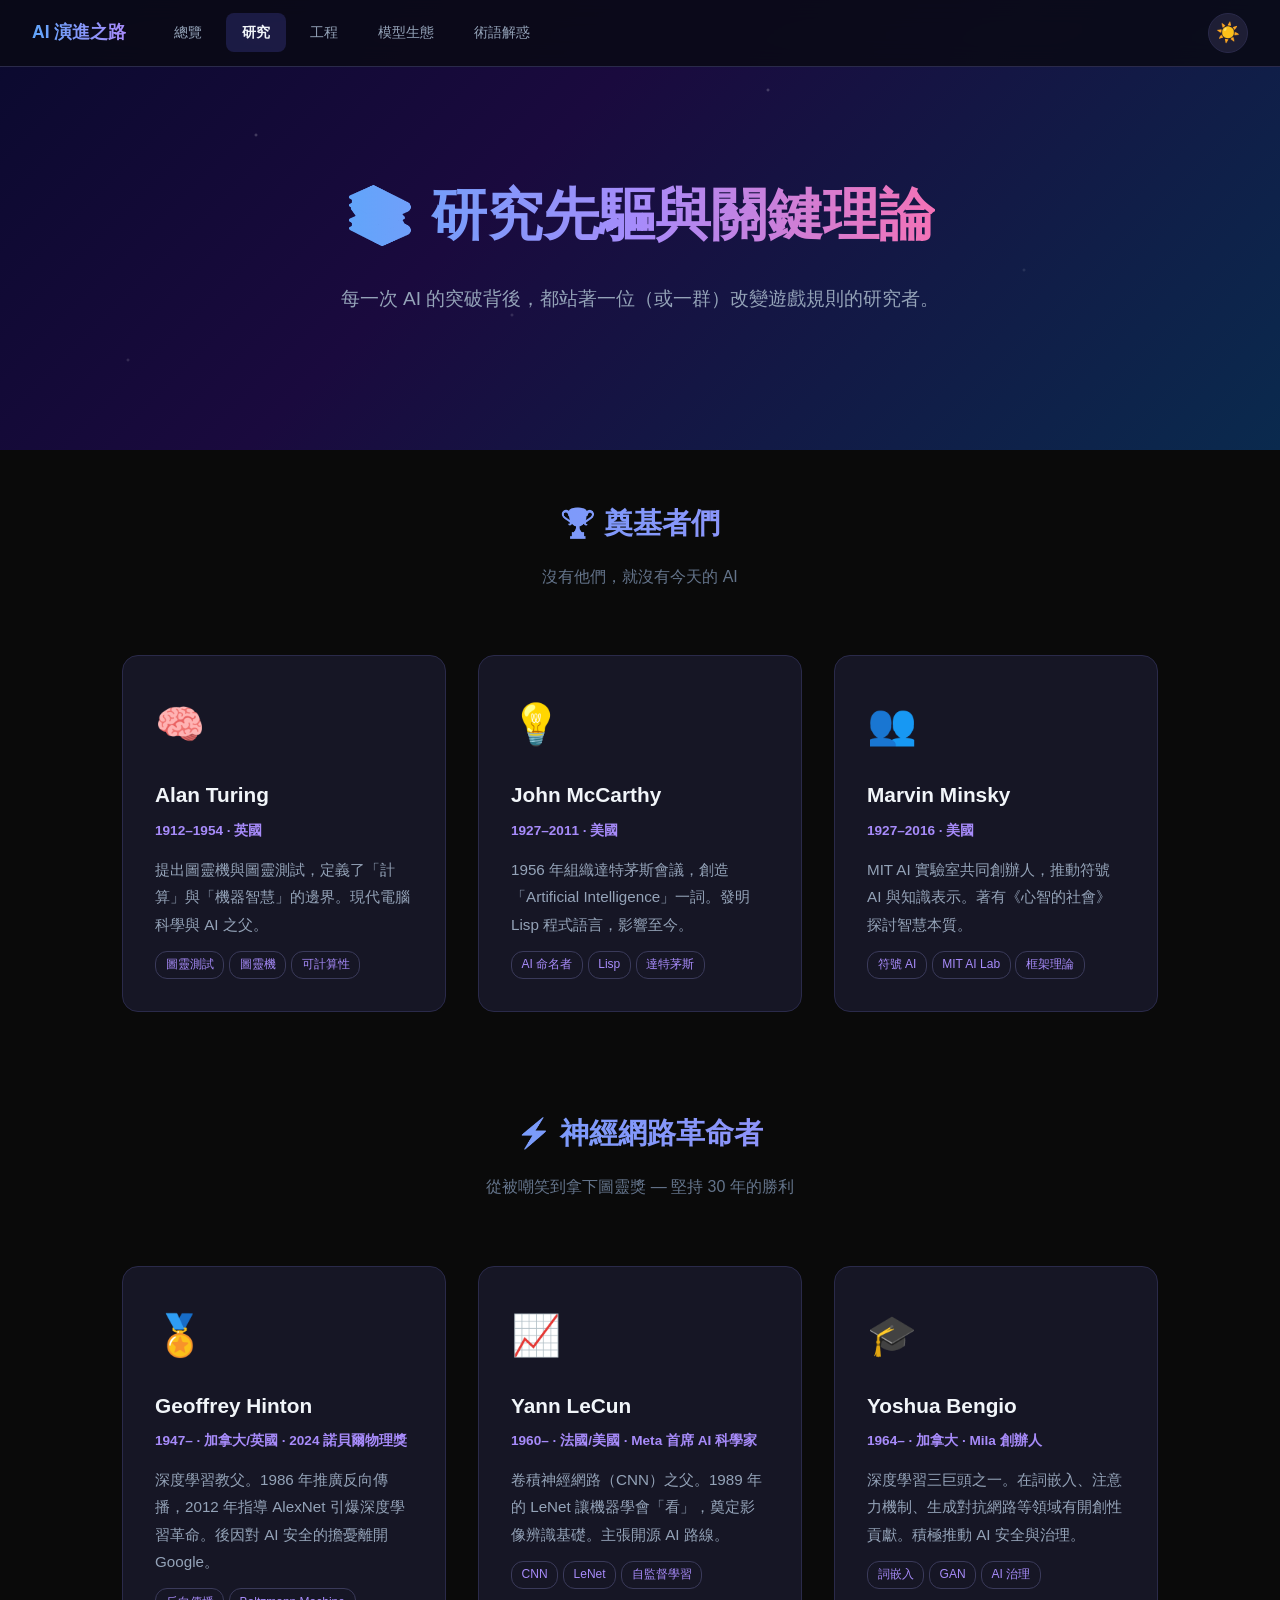
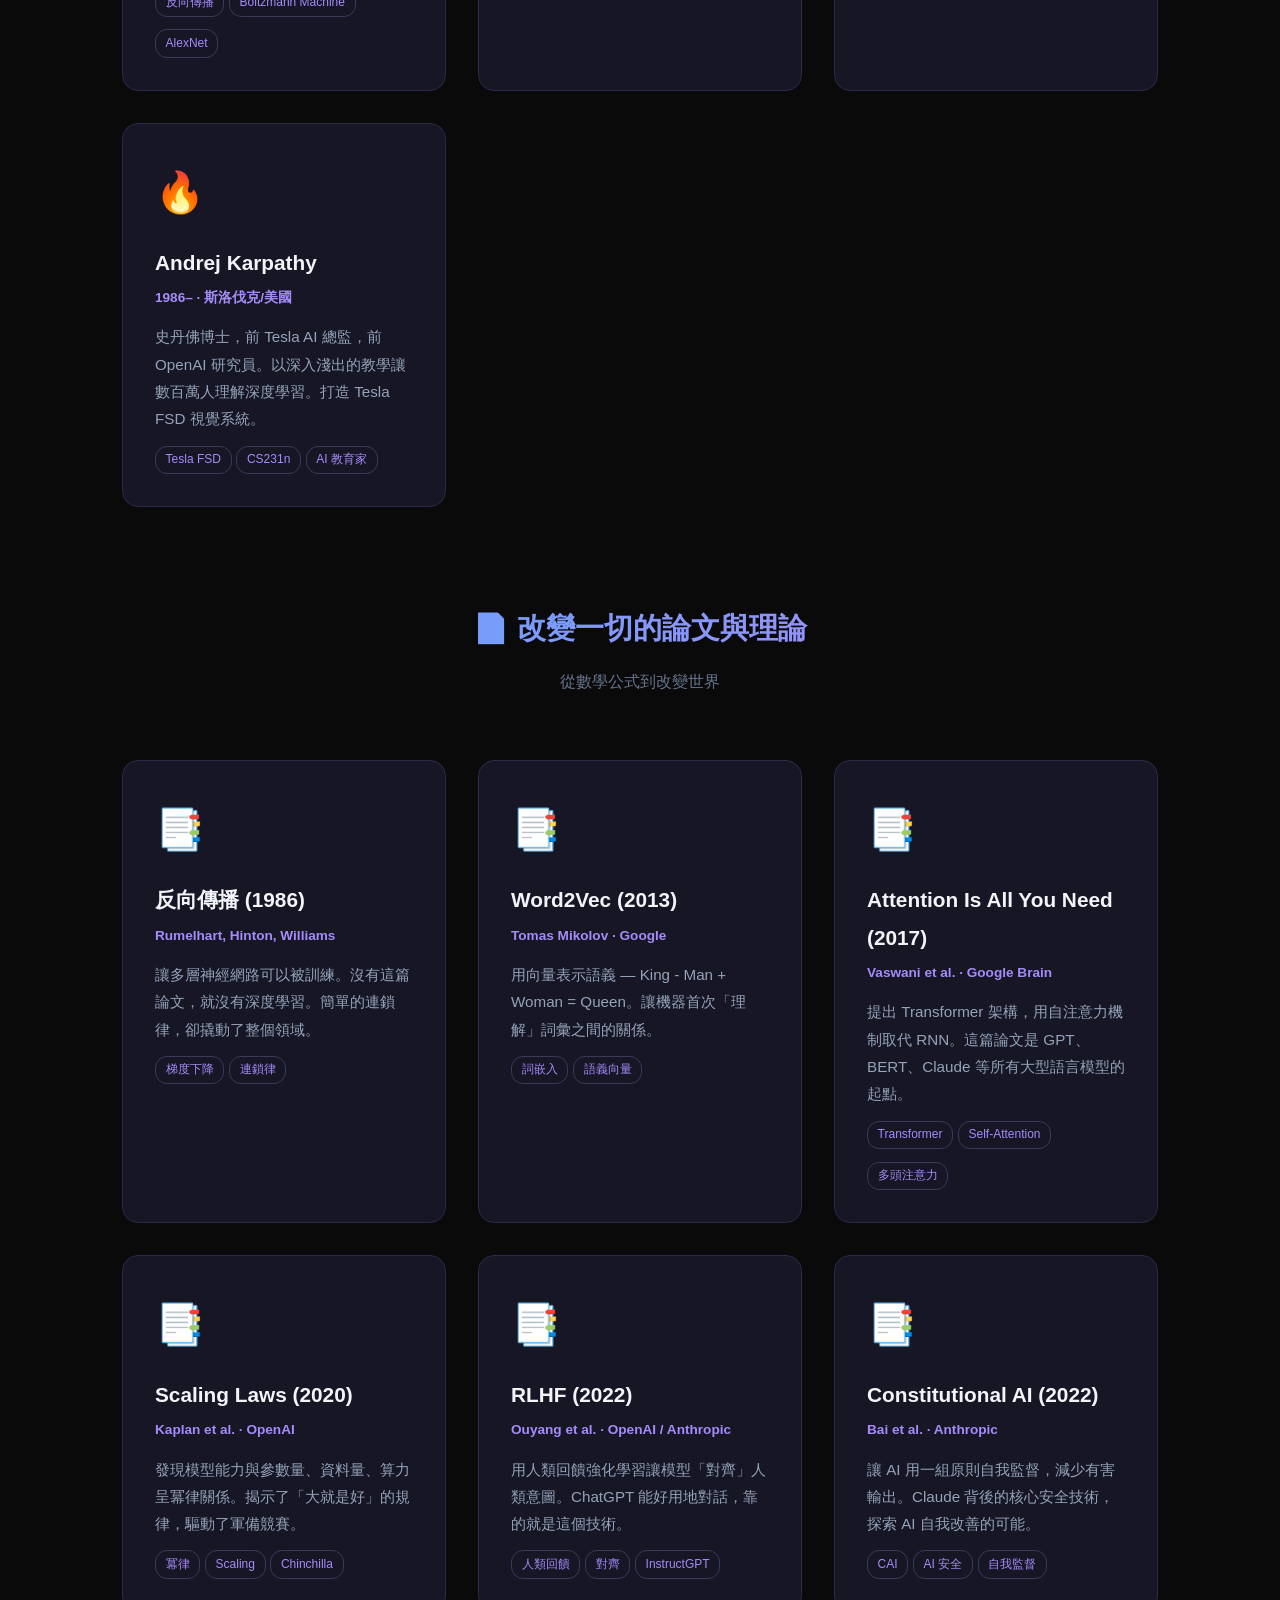
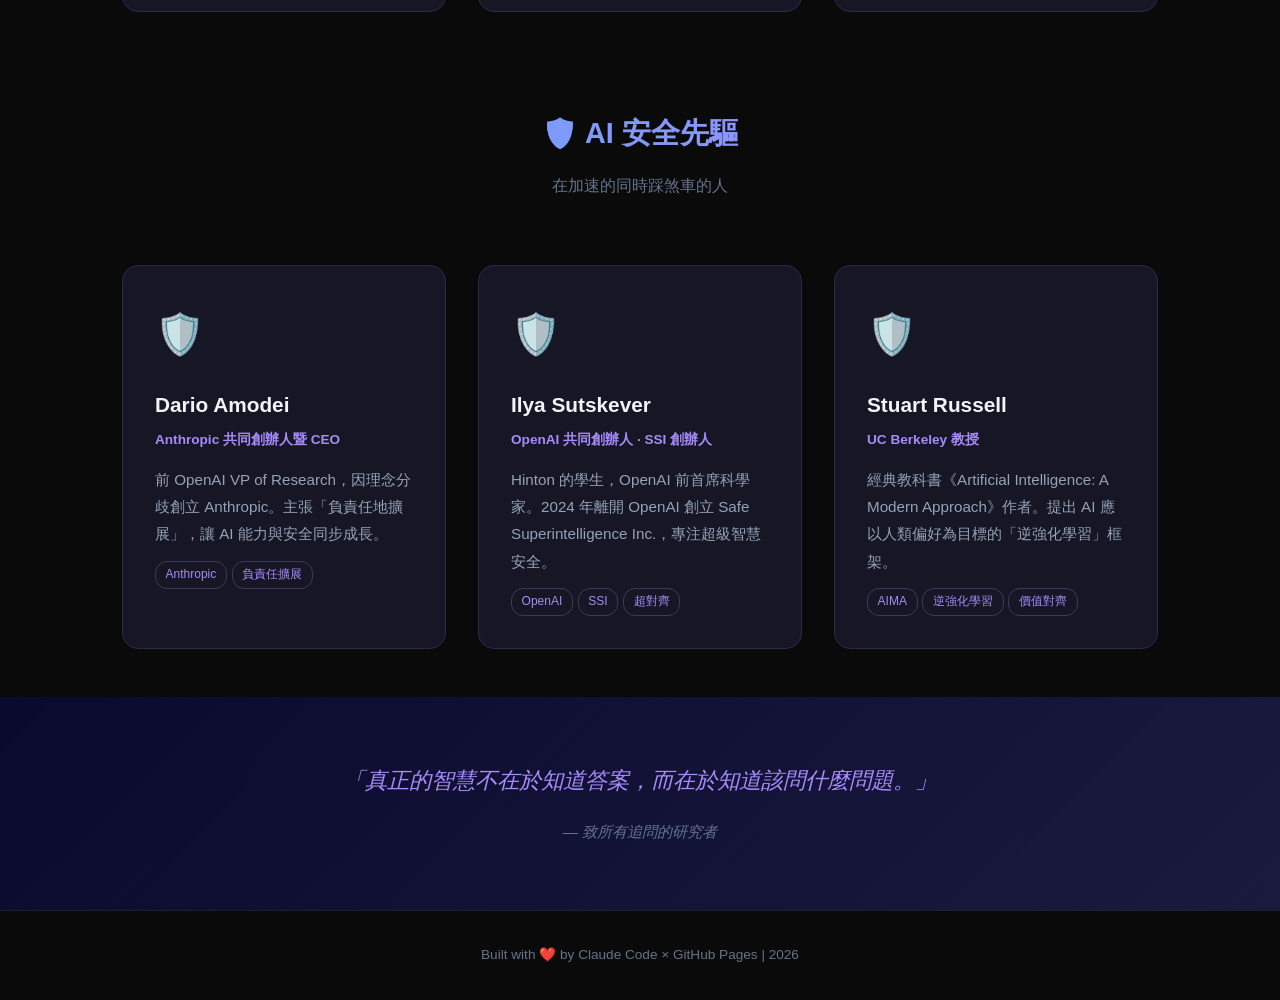
<file: research.html>
<!DOCTYPE html>
<html lang="zh-Hant">
<head>
  <meta charset="utf-8">
  <meta name="viewport" content="width=device-width, initial-scale=1.0">
  <title>AI 演進之路 — 研究</title>
  <link rel="stylesheet" href="style.css">
</head>
<body>

  <nav>
    <a href="index.html" class="logo">AI 演進之路</a>
    <div class="links">
      <a href="index.html" class="nav-link">總覽</a>
      <a href="research.html" class="nav-link active">研究</a>
      <a href="engineering.html" class="nav-link">工程</a>
      <a href="models.html" class="nav-link">模型生態</a>
      <a href="glossary.html" class="nav-link">術語解惑</a>
    </div>
    <button id="theme-toggle" class="theme-toggle" aria-label="切換日夜模式"></button>
  </nav>

  <section class="hero" style="min-height: 50vh;">
    <h1>&#128218; 研究先驅與關鍵理論</h1>
    <p>每一次 AI 的突破背後，都站著一位（或一群）改變遊戲規則的研究者。</p>
  </section>

  <!-- === 奠基者 === -->
  <div class="section-title">
    <h2>&#127942; 奠基者們</h2>
    <p>沒有他們，就沒有今天的 AI</p>
  </div>

  <div class="card-grid">
    <div class="card">
      <div class="icon">&#129504;</div>
      <h3>Alan Turing</h3>
      <div class="subtitle">1912–1954 &#183; 英國</div>
      <p>提出圖靈機與圖靈測試，定義了「計算」與「機器智慧」的邊界。現代電腦科學與 AI 之父。</p>
      <span class="tag">圖靈測試</span><span class="tag">圖靈機</span><span class="tag">可計算性</span>
    </div>

    <div class="card">
      <div class="icon">&#128161;</div>
      <h3>John McCarthy</h3>
      <div class="subtitle">1927–2011 &#183; 美國</div>
      <p>1956 年組織達特茅斯會議，創造「Artificial Intelligence」一詞。發明 Lisp 程式語言，影響至今。</p>
      <span class="tag">AI 命名者</span><span class="tag">Lisp</span><span class="tag">達特茅斯</span>
    </div>

    <div class="card">
      <div class="icon">&#128101;</div>
      <h3>Marvin Minsky</h3>
      <div class="subtitle">1927–2016 &#183; 美國</div>
      <p>MIT AI 實驗室共同創辦人，推動符號 AI 與知識表示。著有《心智的社會》探討智慧本質。</p>
      <span class="tag">符號 AI</span><span class="tag">MIT AI Lab</span><span class="tag">框架理論</span>
    </div>
  </div>

  <!-- === 神經網路革命 === -->
  <div class="section-title">
    <h2>&#9889; 神經網路革命者</h2>
    <p>從被嘲笑到拿下圖靈獎 — 堅持 30 年的勝利</p>
  </div>

  <div class="card-grid">
    <div class="card">
      <div class="icon">&#127941;</div>
      <h3>Geoffrey Hinton</h3>
      <div class="subtitle">1947– &#183; 加拿大/英國 &#183; 2024 諾貝爾物理獎</div>
      <p>深度學習教父。1986 年推廣反向傳播，2012 年指導 AlexNet 引爆深度學習革命。後因對 AI 安全的擔憂離開 Google。</p>
      <span class="tag">反向傳播</span><span class="tag">Boltzmann Machine</span><span class="tag">AlexNet</span>
    </div>

    <div class="card">
      <div class="icon">&#128200;</div>
      <h3>Yann LeCun</h3>
      <div class="subtitle">1960– &#183; 法國/美國 &#183; Meta 首席 AI 科學家</div>
      <p>卷積神經網路（CNN）之父。1989 年的 LeNet 讓機器學會「看」，奠定影像辨識基礎。主張開源 AI 路線。</p>
      <span class="tag">CNN</span><span class="tag">LeNet</span><span class="tag">自監督學習</span>
    </div>

    <div class="card">
      <div class="icon">&#127891;</div>
      <h3>Yoshua Bengio</h3>
      <div class="subtitle">1964– &#183; 加拿大 &#183; Mila 創辦人</div>
      <p>深度學習三巨頭之一。在詞嵌入、注意力機制、生成對抗網路等領域有開創性貢獻。積極推動 AI 安全與治理。</p>
      <span class="tag">詞嵌入</span><span class="tag">GAN</span><span class="tag">AI 治理</span>
    </div>

    <div class="card">
      <div class="icon">&#128293;</div>
      <h3>Andrej Karpathy</h3>
      <div class="subtitle">1986– &#183; 斯洛伐克/美國</div>
      <p>史丹佛博士，前 Tesla AI 總監，前 OpenAI 研究員。以深入淺出的教學讓數百萬人理解深度學習。打造 Tesla FSD 視覺系統。</p>
      <span class="tag">Tesla FSD</span><span class="tag">CS231n</span><span class="tag">AI 教育家</span>
    </div>
  </div>

  <!-- === Transformer 與 LLM === -->
  <div class="section-title">
    <h2>&#128196; 改變一切的論文與理論</h2>
    <p>從數學公式到改變世界</p>
  </div>

  <div class="card-grid">
    <div class="card">
      <div class="icon">&#128209;</div>
      <h3>反向傳播 (1986)</h3>
      <div class="subtitle">Rumelhart, Hinton, Williams</div>
      <p>讓多層神經網路可以被訓練。沒有這篇論文，就沒有深度學習。簡單的連鎖律，卻撬動了整個領域。</p>
      <span class="tag">梯度下降</span><span class="tag">連鎖律</span>
    </div>

    <div class="card">
      <div class="icon">&#128209;</div>
      <h3>Word2Vec (2013)</h3>
      <div class="subtitle">Tomas Mikolov &#183; Google</div>
      <p>用向量表示語義 — King - Man + Woman = Queen。讓機器首次「理解」詞彙之間的關係。</p>
      <span class="tag">詞嵌入</span><span class="tag">語義向量</span>
    </div>

    <div class="card">
      <div class="icon">&#128209;</div>
      <h3>Attention Is All You Need (2017)</h3>
      <div class="subtitle">Vaswani et al. &#183; Google Brain</div>
      <p>提出 Transformer 架構，用自注意力機制取代 RNN。這篇論文是 GPT、BERT、Claude 等所有大型語言模型的起點。</p>
      <span class="tag">Transformer</span><span class="tag">Self-Attention</span><span class="tag">多頭注意力</span>
    </div>

    <div class="card">
      <div class="icon">&#128209;</div>
      <h3>Scaling Laws (2020)</h3>
      <div class="subtitle">Kaplan et al. &#183; OpenAI</div>
      <p>發現模型能力與參數量、資料量、算力呈冪律關係。揭示了「大就是好」的規律，驅動了軍備競賽。</p>
      <span class="tag">冪律</span><span class="tag">Scaling</span><span class="tag">Chinchilla</span>
    </div>

    <div class="card">
      <div class="icon">&#128209;</div>
      <h3>RLHF (2022)</h3>
      <div class="subtitle">Ouyang et al. &#183; OpenAI / Anthropic</div>
      <p>用人類回饋強化學習讓模型「對齊」人類意圖。ChatGPT 能好用地對話，靠的就是這個技術。</p>
      <span class="tag">人類回饋</span><span class="tag">對齊</span><span class="tag">InstructGPT</span>
    </div>

    <div class="card">
      <div class="icon">&#128209;</div>
      <h3>Constitutional AI (2022)</h3>
      <div class="subtitle">Bai et al. &#183; Anthropic</div>
      <p>讓 AI 用一組原則自我監督，減少有害輸出。Claude 背後的核心安全技術，探索 AI 自我改善的可能。</p>
      <span class="tag">CAI</span><span class="tag">AI 安全</span><span class="tag">自我監督</span>
    </div>
  </div>

  <!-- === AI 安全 === -->
  <div class="section-title">
    <h2>&#128737;&#65039; AI 安全先驅</h2>
    <p>在加速的同時踩煞車的人</p>
  </div>

  <div class="card-grid">
    <div class="card">
      <div class="icon">&#128737;&#65039;</div>
      <h3>Dario Amodei</h3>
      <div class="subtitle">Anthropic 共同創辦人暨 CEO</div>
      <p>前 OpenAI VP of Research，因理念分歧創立 Anthropic。主張「負責任地擴展」，讓 AI 能力與安全同步成長。</p>
      <span class="tag">Anthropic</span><span class="tag">負責任擴展</span>
    </div>

    <div class="card">
      <div class="icon">&#128737;&#65039;</div>
      <h3>Ilya Sutskever</h3>
      <div class="subtitle">OpenAI 共同創辦人 &#183; SSI 創辦人</div>
      <p>Hinton 的學生，OpenAI 前首席科學家。2024 年離開 OpenAI 創立 Safe Superintelligence Inc.，專注超級智慧安全。</p>
      <span class="tag">OpenAI</span><span class="tag">SSI</span><span class="tag">超對齊</span>
    </div>

    <div class="card">
      <div class="icon">&#128737;&#65039;</div>
      <h3>Stuart Russell</h3>
      <div class="subtitle">UC Berkeley 教授</div>
      <p>經典教科書《Artificial Intelligence: A Modern Approach》作者。提出 AI 應以人類偏好為目標的「逆強化學習」框架。</p>
      <span class="tag">AIMA</span><span class="tag">逆強化學習</span><span class="tag">價值對齊</span>
    </div>
  </div>

  <section class="quote-section">
    <blockquote>「真正的智慧不在於知道答案，而在於知道該問什麼問題。」</blockquote>
    <cite>— 致所有追問的研究者</cite>
  </section>

  <footer>
    <p>Built with &#10084;&#65039; by Claude Code &times; GitHub Pages | 2026</p>
  </footer>

  <script src="animate.js"></script>
</body>
</html>
</file>
<file: style.css>
* { margin: 0; padding: 0; box-sizing: border-box; }

/* === THEME VARIABLES === */
:root {
  --bg: #0a0a0a;
  --bg-card: #161625;
  --bg-card-alt: #1a1a30;
  --bg-nav: rgba(10, 10, 20, 0.85);
  --bg-hero: linear-gradient(135deg, #0a0a2e 0%, #1a0a3e 40%, #0a2a4e 100%);
  --bg-quote: linear-gradient(135deg, #0a0a2e, #1a1a3e);
  --border: #2a2a4a;
  --border-hover: #3b82f6;
  --text: #e0e0e0;
  --text-heading: #f1f5f9;
  --text-sub: #94a3b8;
  --text-muted: #64748b;
  --text-table: #c0c0d0;
  --accent: #a78bfa;
  --tag-border: #3a3a5a;
  --tag-color: #a78bfa;
  --dot-border: #0a0a0a;
  --table-header-bg: #1a1a35;
  --table-row-hover: rgba(99,102,241,0.05);
  --star-opacity: 1;
  --footer-border: #1e1e3a;
  --toggle-bg: #1e1e35;
  --badge-core-bg: rgba(99,102,241,0.15);
  --badge-core-border: rgba(99,102,241,0.3);
  --badge-core-color: #818cf8;
  --badge-tech-bg: rgba(16,185,129,0.15);
  --badge-tech-border: rgba(16,185,129,0.3);
  --badge-tech-color: #34d399;
  --badge-concept-bg: rgba(244,114,182,0.15);
  --badge-concept-border: rgba(244,114,182,0.3);
  --badge-concept-color: #f472b6;
  --badge-model-bg: rgba(251,191,36,0.15);
  --badge-model-border: rgba(251,191,36,0.3);
  --badge-model-color: #fbbf24;
  --analogy-bg: #1a1a30;
  --analogy-border: #8b5cf6;
  --vs-bg: #1e1e35;
  --vs-border: #3a3a5a;
}

[data-theme="light"] {
  --bg: #f8f9fb;
  --bg-card: #ffffff;
  --bg-card-alt: #f1f3f8;
  --bg-nav: rgba(255, 255, 255, 0.9);
  --bg-hero: linear-gradient(135deg, #e8ecf8 0%, #f0e8f8 40%, #e0ecf8 100%);
  --bg-quote: linear-gradient(135deg, #eef0f8, #f4f0fa);
  --border: #d8dce8;
  --border-hover: #3b82f6;
  --text: #1e293b;
  --text-heading: #0f172a;
  --text-sub: #475569;
  --text-muted: #64748b;
  --text-table: #334155;
  --accent: #7c3aed;
  --tag-border: #c8cce0;
  --tag-color: #6d28d9;
  --dot-border: #f8f9fb;
  --table-header-bg: #eef0f8;
  --table-row-hover: rgba(99,102,241,0.06);
  --star-opacity: 0;
  --footer-border: #e2e4ea;
  --toggle-bg: #e8ecf4;
  --badge-core-bg: rgba(99,102,241,0.1);
  --badge-core-border: rgba(99,102,241,0.25);
  --badge-core-color: #4f46e5;
  --badge-tech-bg: rgba(16,185,129,0.1);
  --badge-tech-border: rgba(16,185,129,0.25);
  --badge-tech-color: #059669;
  --badge-concept-bg: rgba(244,114,182,0.1);
  --badge-concept-border: rgba(244,114,182,0.25);
  --badge-concept-color: #db2777;
  --badge-model-bg: rgba(251,191,36,0.1);
  --badge-model-border: rgba(251,191,36,0.25);
  --badge-model-color: #d97706;
  --analogy-bg: #f0f0fa;
  --analogy-border: #7c3aed;
  --vs-bg: #eef0f8;
  --vs-border: #c8cce0;
}

body {
  font-family: -apple-system, BlinkMacSystemFont, "Segoe UI", Roboto, sans-serif;
  background: var(--bg);
  color: var(--text);
  line-height: 1.8;
  transition: background 0.4s, color 0.4s;
}

/* === NAV === */
nav {
  position: fixed;
  top: 0;
  width: 100%;
  z-index: 100;
  background: var(--bg-nav);
  backdrop-filter: blur(12px);
  border-bottom: 1px solid var(--border);
  padding: 0.8rem 2rem;
  display: flex;
  align-items: center;
  gap: 2rem;
  transition: background 0.4s, border-color 0.4s;
}

nav .logo {
  font-weight: 800;
  font-size: 1.1rem;
  background: linear-gradient(90deg, #60a5fa, #a78bfa);
  -webkit-background-clip: text;
  -webkit-text-fill-color: transparent;
  text-decoration: none;
  white-space: nowrap;
}

nav .links {
  display: flex;
  gap: 0.5rem;
  flex-wrap: wrap;
  align-items: center;
}

nav a.nav-link {
  color: var(--text-sub);
  text-decoration: none;
  font-size: 0.9rem;
  padding: 0.4rem 1rem;
  border-radius: 8px;
  transition: all 0.3s;
}

nav a.nav-link:hover { color: var(--text-heading); background: rgba(99,102,241,0.08); }
nav a.nav-link.active { color: var(--text-heading); background: rgba(99, 102, 241, 0.2); font-weight: 600; }

/* === THEME TOGGLE === */
.theme-toggle {
  margin-left: auto;
  background: var(--toggle-bg);
  border: 1px solid var(--border);
  color: var(--text-sub);
  font-size: 1.2rem;
  width: 40px;
  height: 40px;
  border-radius: 50%;
  cursor: pointer;
  display: flex;
  align-items: center;
  justify-content: center;
  transition: all 0.3s;
  flex-shrink: 0;
}

.theme-toggle:hover { border-color: var(--accent); transform: scale(1.1); }

/* === HERO === */
.hero {
  min-height: 60vh;
  display: flex;
  flex-direction: column;
  justify-content: center;
  align-items: center;
  text-align: center;
  background: var(--bg-hero);
  position: relative;
  overflow: hidden;
  padding: 6rem 2rem 4rem;
  transition: background 0.4s;
}

.hero::before {
  content: '';
  position: absolute;
  inset: 0;
  background:
    radial-gradient(2px 2px at 20% 30%, rgba(255,255,255,0.3), transparent),
    radial-gradient(2px 2px at 40% 70%, rgba(255,255,255,0.2), transparent),
    radial-gradient(2px 2px at 60% 20%, rgba(255,255,255,0.3), transparent),
    radial-gradient(2px 2px at 80% 60%, rgba(255,255,255,0.15), transparent),
    radial-gradient(2px 2px at 10% 80%, rgba(255,255,255,0.2), transparent);
  animation: twinkle 4s ease-in-out infinite alternate;
  opacity: var(--star-opacity);
  transition: opacity 0.4s;
}

@keyframes twinkle { from { opacity: 0.5; } to { opacity: var(--star-opacity); } }

.hero h1 {
  font-size: clamp(2rem, 5vw, 3.5rem);
  font-weight: 800;
  background: linear-gradient(90deg, #60a5fa, #a78bfa, #f472b6);
  -webkit-background-clip: text;
  -webkit-text-fill-color: transparent;
  margin-bottom: 1rem;
  position: relative;
  z-index: 1;
}

.hero p {
  font-size: 1.2rem;
  color: var(--text-sub);
  max-width: 600px;
  position: relative;
  z-index: 1;
}

/* === TIMELINE === */
.timeline {
  max-width: 900px;
  margin: 0 auto;
  padding: 4rem 2rem;
  position: relative;
}

.timeline::before {
  content: '';
  position: absolute;
  left: 50%;
  top: 0;
  bottom: 0;
  width: 3px;
  background: linear-gradient(to bottom, #3b82f6, #8b5cf6, #ec4899, #3b82f6);
  transform: translateX(-50%);
}

.era-title {
  text-align: center;
  font-size: 1.8rem;
  font-weight: 700;
  padding: 2rem 0 3rem;
  position: relative;
  z-index: 2;
}

.event {
  display: flex;
  align-items: flex-start;
  margin-bottom: 3rem;
  position: relative;
  opacity: 0;
  transform: translateY(30px);
  transition: all 0.6s ease;
}

.event.visible { opacity: 1; transform: translateY(0); }
.event:nth-child(odd) { flex-direction: row; }
.event:nth-child(even) { flex-direction: row-reverse; }

.event-dot {
  position: absolute;
  left: 50%;
  transform: translateX(-50%);
  width: 18px;
  height: 18px;
  border-radius: 50%;
  background: #3b82f6;
  border: 3px solid var(--dot-border);
  z-index: 2;
  box-shadow: 0 0 12px rgba(59,130,246,0.5);
}

.event-content {
  width: 42%;
  background: var(--bg-card);
  border: 1px solid var(--border);
  border-radius: 16px;
  padding: 1.5rem;
  transition: border-color 0.3s, box-shadow 0.3s, background 0.4s;
}

.event-content:hover {
  border-color: var(--border-hover);
  box-shadow: 0 0 20px rgba(59,130,246,0.12);
}

.event-year {
  display: inline-block;
  background: linear-gradient(135deg, #3b82f6, #8b5cf6);
  color: #fff;
  font-weight: 700;
  font-size: 0.85rem;
  padding: 0.2rem 0.8rem;
  border-radius: 20px;
  margin-bottom: 0.8rem;
}

.event-content h3 { font-size: 1.2rem; color: var(--text-heading); margin-bottom: 0.5rem; }
.event-emoji { font-size: 2rem; margin-bottom: 0.5rem; display: block; }
.event-content p { font-size: 0.95rem; color: var(--text-sub); }

/* === CARDS GRID === */
.card-grid {
  max-width: 1100px;
  margin: 0 auto;
  padding: 3rem 2rem;
  display: grid;
  grid-template-columns: repeat(auto-fill, minmax(300px, 1fr));
  gap: 2rem;
}

.card {
  background: var(--bg-card);
  border: 1px solid var(--border);
  border-radius: 16px;
  padding: 2rem;
  opacity: 0;
  transform: translateY(20px);
  transition: all 0.5s ease;
}

.card.visible { opacity: 1; transform: translateY(0); }
.card:hover { transform: translateY(-5px); border-color: var(--border-hover); box-shadow: 0 0 20px rgba(59,130,246,0.1); }

.card .icon { font-size: 2.5rem; margin-bottom: 1rem; }
.card h3 { font-size: 1.3rem; color: var(--text-heading); margin-bottom: 0.3rem; }
.card .subtitle { font-size: 0.85rem; color: var(--accent); margin-bottom: 0.8rem; font-weight: 600; }
.card p { font-size: 0.95rem; color: var(--text-sub); }
.card .tag {
  display: inline-block;
  font-size: 0.75rem;
  padding: 0.15rem 0.6rem;
  border-radius: 12px;
  margin-top: 0.8rem;
  margin-right: 0.3rem;
  border: 1px solid var(--tag-border);
  color: var(--tag-color);
}

/* === SECTION DIVIDER === */
.section-title {
  text-align: center;
  padding: 3rem 2rem 1rem;
  max-width: 900px;
  margin: 0 auto;
}

.section-title h2 {
  font-size: 1.8rem;
  margin-bottom: 0.8rem;
  background: linear-gradient(90deg, #60a5fa, #a78bfa);
  -webkit-background-clip: text;
  -webkit-text-fill-color: transparent;
}

.section-title p { color: var(--text-muted); font-size: 1rem; }

/* === STATS === */
.stats {
  display: grid;
  grid-template-columns: repeat(auto-fit, minmax(180px, 1fr));
  gap: 1.5rem;
  max-width: 1100px;
  margin: 0 auto;
  padding: 3rem 2rem;
}

.stat-card {
  background: var(--bg-card);
  border: 1px solid var(--border);
  border-radius: 16px;
  padding: 1.5rem;
  text-align: center;
  transition: transform 0.3s, border-color 0.3s, background 0.4s;
}

.stat-card:hover { transform: translateY(-5px); border-color: #8b5cf6; }

.stat-number {
  font-size: 2.2rem;
  font-weight: 800;
  background: linear-gradient(135deg, #60a5fa, #a78bfa);
  -webkit-background-clip: text;
  -webkit-text-fill-color: transparent;
}

.stat-label { color: var(--text-sub); margin-top: 0.3rem; font-size: 0.9rem; }

/* === COMPARISON TABLE === */
.compare-table {
  max-width: 1100px;
  margin: 0 auto;
  padding: 2rem;
  overflow-x: auto;
}

.compare-table table {
  width: 100%;
  border-collapse: collapse;
  background: var(--bg-card);
  border-radius: 16px;
  overflow: hidden;
}

.compare-table th {
  background: var(--table-header-bg);
  color: var(--accent);
  font-weight: 700;
  padding: 1rem;
  text-align: left;
  font-size: 0.9rem;
}

.compare-table td {
  padding: 0.8rem 1rem;
  border-top: 1px solid var(--border);
  font-size: 0.9rem;
  color: var(--text-table);
}

.compare-table tr:hover td { background: var(--table-row-hover); }

/* === QUOTE === */
.quote-section {
  text-align: center;
  padding: 4rem 2rem;
  background: var(--bg-quote);
  transition: background 0.4s;
}

.quote-section blockquote {
  font-size: 1.4rem;
  font-style: italic;
  color: var(--accent);
  max-width: 700px;
  margin: 0 auto 1rem;
}

.quote-section cite { color: var(--text-muted); font-size: 0.95rem; }

/* === FOOTER === */
footer {
  text-align: center;
  padding: 2rem;
  color: var(--text-muted);
  font-size: 0.85rem;
  border-top: 1px solid var(--footer-border);
  transition: border-color 0.4s;
}

/* === TERM CARDS (glossary) === */
.term-card {
  background: var(--bg-card);
  border: 1px solid var(--border);
  border-radius: 16px;
  padding: 1.8rem;
  margin-bottom: 1.5rem;
  max-width: 900px;
  margin-left: auto;
  margin-right: auto;
  opacity: 0;
  transform: translateY(20px);
  transition: all 0.5s ease;
}
.term-card.visible { opacity: 1; transform: translateY(0); }
.term-card:hover { border-color: var(--border-hover); box-shadow: 0 0 20px rgba(59,130,246,0.1); }

.term-header {
  display: flex;
  align-items: center;
  gap: 1rem;
  margin-bottom: 1rem;
  flex-wrap: wrap;
}
.term-icon { font-size: 2rem; }
.term-names { flex: 1; min-width: 200px; }
.term-en { font-size: 1.3rem; font-weight: 700; color: var(--text-heading); }
.term-zh { font-size: 1rem; color: var(--accent); font-weight: 600; }

.term-badge {
  font-size: 0.75rem;
  padding: 0.2rem 0.7rem;
  border-radius: 20px;
  font-weight: 600;
  white-space: nowrap;
}
.badge-core { background: var(--badge-core-bg); color: var(--badge-core-color); border: 1px solid var(--badge-core-border); }
.badge-technique { background: var(--badge-tech-bg); color: var(--badge-tech-color); border: 1px solid var(--badge-tech-border); }
.badge-concept { background: var(--badge-concept-bg); color: var(--badge-concept-color); border: 1px solid var(--badge-concept-border); }
.badge-model { background: var(--badge-model-bg); color: var(--badge-model-color); border: 1px solid var(--badge-model-border); }

.term-body p { color: var(--text-sub); font-size: 0.95rem; margin-bottom: 0.6rem; }
.term-body strong { color: var(--text-heading); }

.term-analogy {
  background: var(--analogy-bg);
  border-left: 3px solid var(--analogy-border);
  padding: 0.8rem 1rem;
  border-radius: 0 8px 8px 0;
  margin-top: 0.8rem;
  font-size: 0.9rem;
  color: var(--text-sub);
  transition: background 0.4s;
}

.term-vs {
  display: inline-block;
  background: var(--vs-bg);
  border: 1px solid var(--vs-border);
  padding: 0.3rem 0.8rem;
  border-radius: 8px;
  font-size: 0.8rem;
  color: var(--text-sub);
  margin-top: 0.5rem;
  margin-right: 0.3rem;
  transition: background 0.4s, border-color 0.4s;
}

/* === NEST DIAGRAM (glossary) === */
.diagram-section { max-width: 900px; margin: 0 auto; padding: 2rem; }

.nest-diagram {
  position: relative;
  width: 100%;
  max-width: 700px;
  margin: 2rem auto;
  aspect-ratio: 1.4 / 1;
}

.nest-ring {
  position: absolute;
  border-radius: 50%;
  display: flex;
  align-items: flex-start;
  justify-content: center;
  padding-top: 8%;
  font-weight: 700;
  font-size: clamp(0.7rem, 1.5vw, 0.95rem);
  text-align: center;
  transition: transform 0.3s;
}
.nest-ring:hover { transform: scale(1.02); }
.ring-ai { inset: 0; background: rgba(99,102,241,0.08); border: 2px solid rgba(99,102,241,0.4); color: var(--badge-core-color); }
.ring-ml { left: 10%; right: 10%; top: 18%; bottom: 5%; background: rgba(16,185,129,0.08); border: 2px solid rgba(16,185,129,0.4); color: var(--badge-tech-color); }
.ring-dl { left: 20%; right: 20%; top: 36%; bottom: 10%; background: rgba(244,114,182,0.08); border: 2px solid rgba(244,114,182,0.4); color: var(--badge-concept-color); }
.ring-genai { left: 30%; right: 30%; top: 54%; bottom: 15%; background: rgba(251,191,36,0.08); border: 2px solid rgba(251,191,36,0.4); color: var(--badge-model-color); }
.ring-label { display: block; }
.ring-sub { font-weight: 400; font-size: 0.75rem; opacity: 0.7; display: block; margin-top: 2px; }

/* === RELATION ROW (glossary) === */
.rel-row {
  display: flex;
  align-items: center;
  justify-content: center;
  gap: 0.8rem;
  flex-wrap: wrap;
  padding: 1.5rem;
  max-width: 900px;
  margin: 0 auto;
}
.rel-box {
  background: var(--bg-card);
  border: 1px solid var(--border);
  border-radius: 10px;
  padding: 0.6rem 1.2rem;
  text-align: center;
  font-size: 0.9rem;
  color: var(--text-table);
  min-width: 100px;
  transition: background 0.4s, border-color 0.4s;
}
.rel-arrow { color: var(--text-muted); font-size: 1.2rem; }

/* === MODEL HERO (models page) === */
.model-hero {
  display: flex;
  flex-direction: column;
  align-items: center;
  gap: 1rem;
  padding: 2rem;
  background: var(--bg-card);
  border: 1px solid var(--border);
  border-radius: 20px;
  margin-bottom: 2rem;
  max-width: 1100px;
  margin-left: auto;
  margin-right: auto;
  transition: background 0.4s, border-color 0.4s;
}
.model-hero h3 { font-size: 1.6rem; color: var(--text-heading); }
.model-hero .desc { color: var(--text-sub); text-align: center; max-width: 700px; }

.model-versions { display: flex; flex-wrap: wrap; gap: 0.8rem; justify-content: center; margin-top: 0.5rem; }
.model-versions .ver {
  background: var(--vs-bg);
  border: 1px solid var(--vs-border);
  padding: 0.4rem 1rem;
  border-radius: 10px;
  font-size: 0.85rem;
  color: var(--text-table);
  transition: background 0.4s, border-color 0.4s;
}
.model-versions .ver.highlight {
  border-color: #8b5cf6;
  color: var(--accent);
  background: rgba(139,92,246,0.1);
}

/* === ECOSYSTEM FLOW (models page) === */
.ecosystem-flow { max-width: 1100px; margin: 2rem auto; padding: 2rem; text-align: center; }
.flow-row { display: flex; justify-content: center; align-items: center; flex-wrap: wrap; gap: 1rem; margin: 1rem 0; }
.flow-box {
  background: var(--bg-card);
  border: 1px solid var(--border);
  border-radius: 12px;
  padding: 1rem 1.5rem;
  font-size: 0.95rem;
  color: var(--text-table);
  min-width: 140px;
  transition: background 0.4s, border-color 0.4s;
}
.flow-arrow { font-size: 1.5rem; color: var(--text-muted); }

/* === RESPONSIVE === */
@media (max-width: 768px) {
  nav { flex-direction: column; gap: 0.5rem; align-items: flex-start; }
  nav .links { width: 100%; }
  .theme-toggle { position: absolute; top: 0.8rem; right: 1rem; margin-left: 0; }
  .timeline::before { left: 20px; }
  .event { flex-direction: column !important; padding-left: 50px; }
  .event-dot { left: 20px; }
  .event-content { width: 100%; }
  .card-grid { grid-template-columns: 1fr; }
  .term-header { flex-direction: column; align-items: flex-start; }
  .nest-diagram { aspect-ratio: 1 / 1; }
}
</file>
